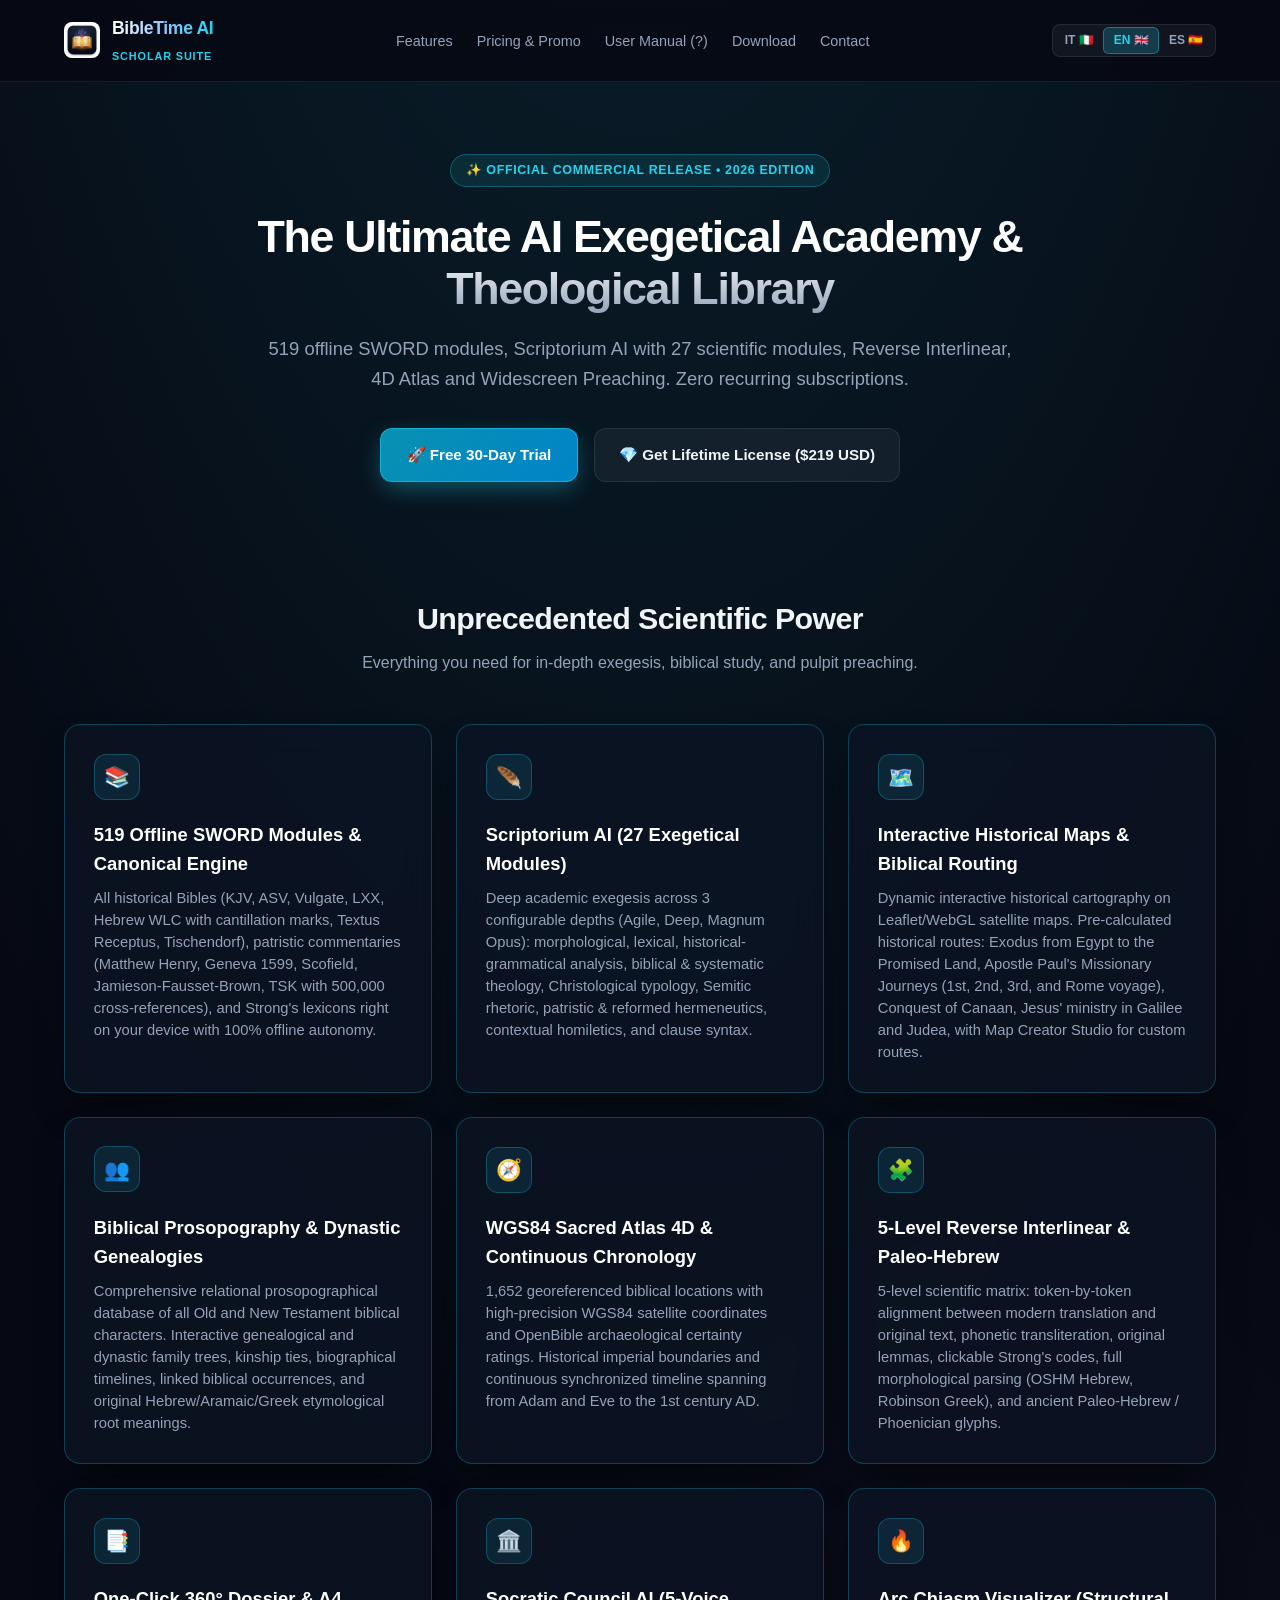
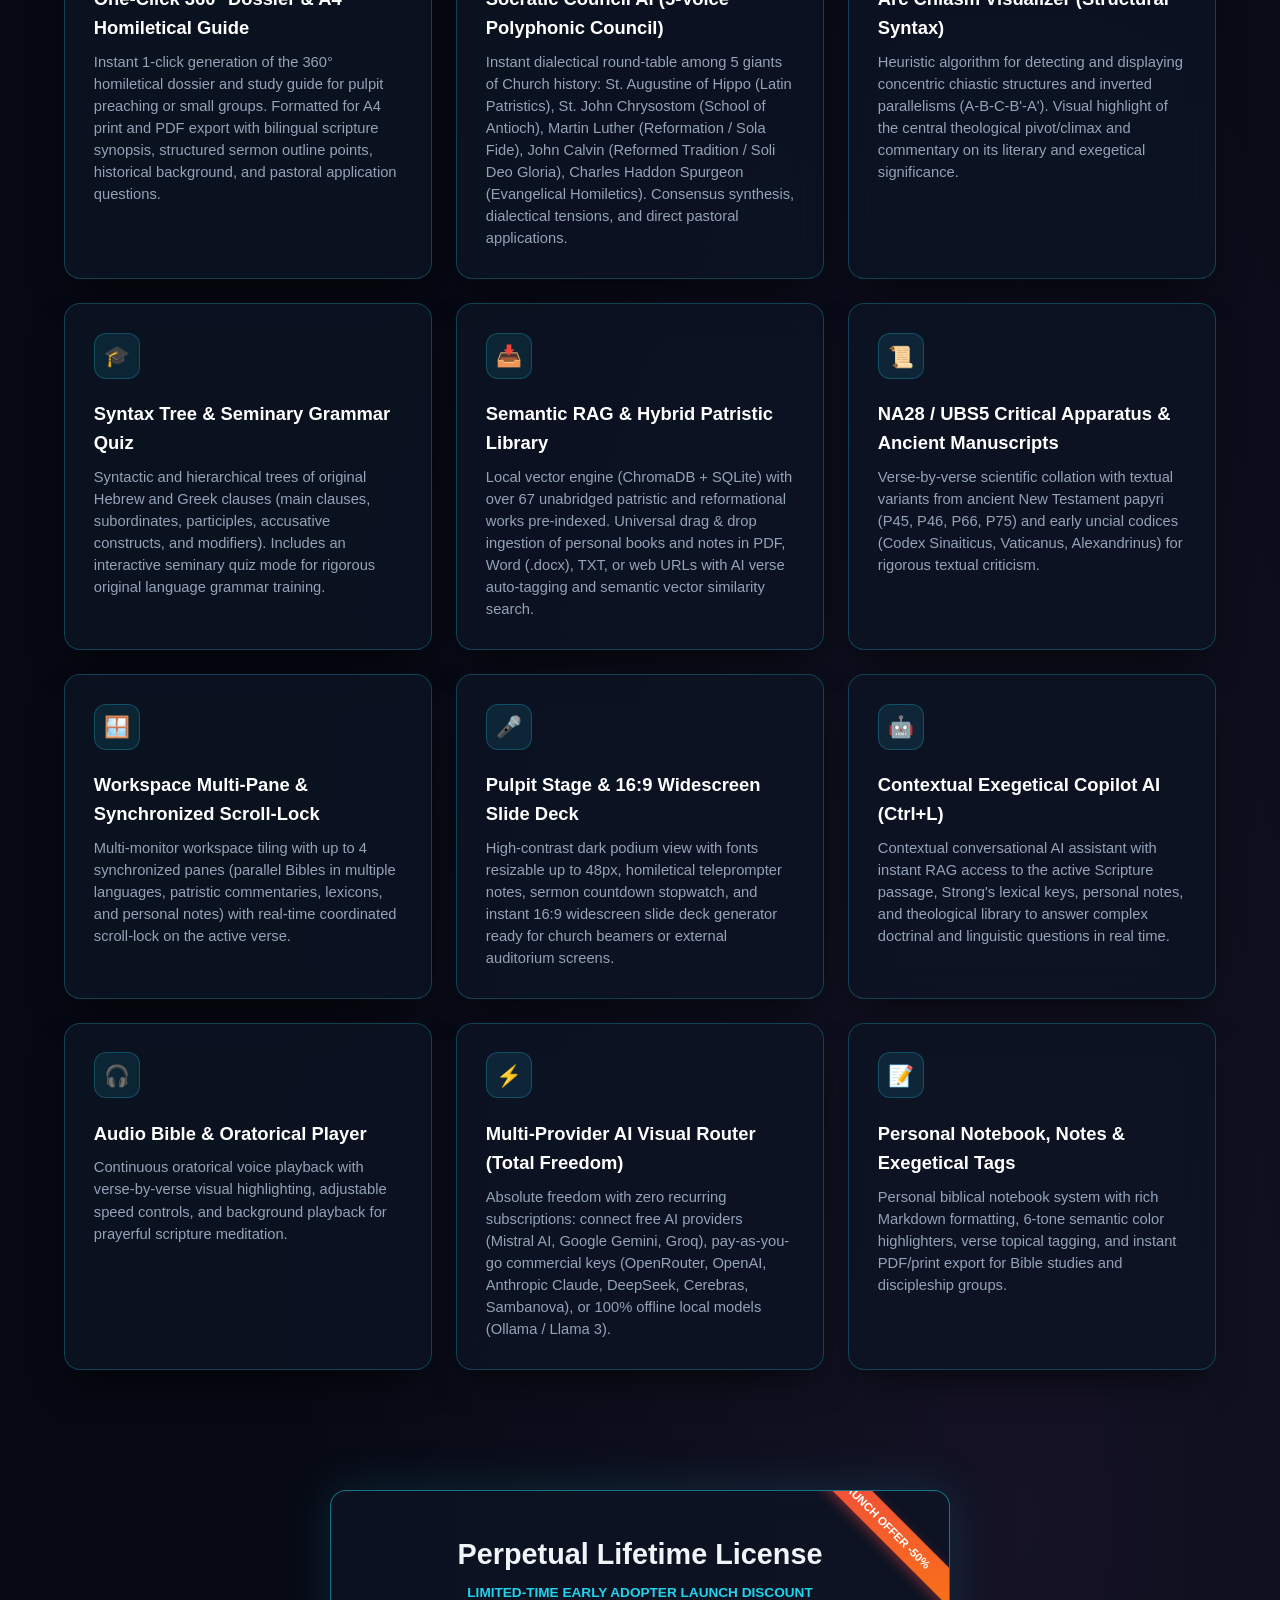
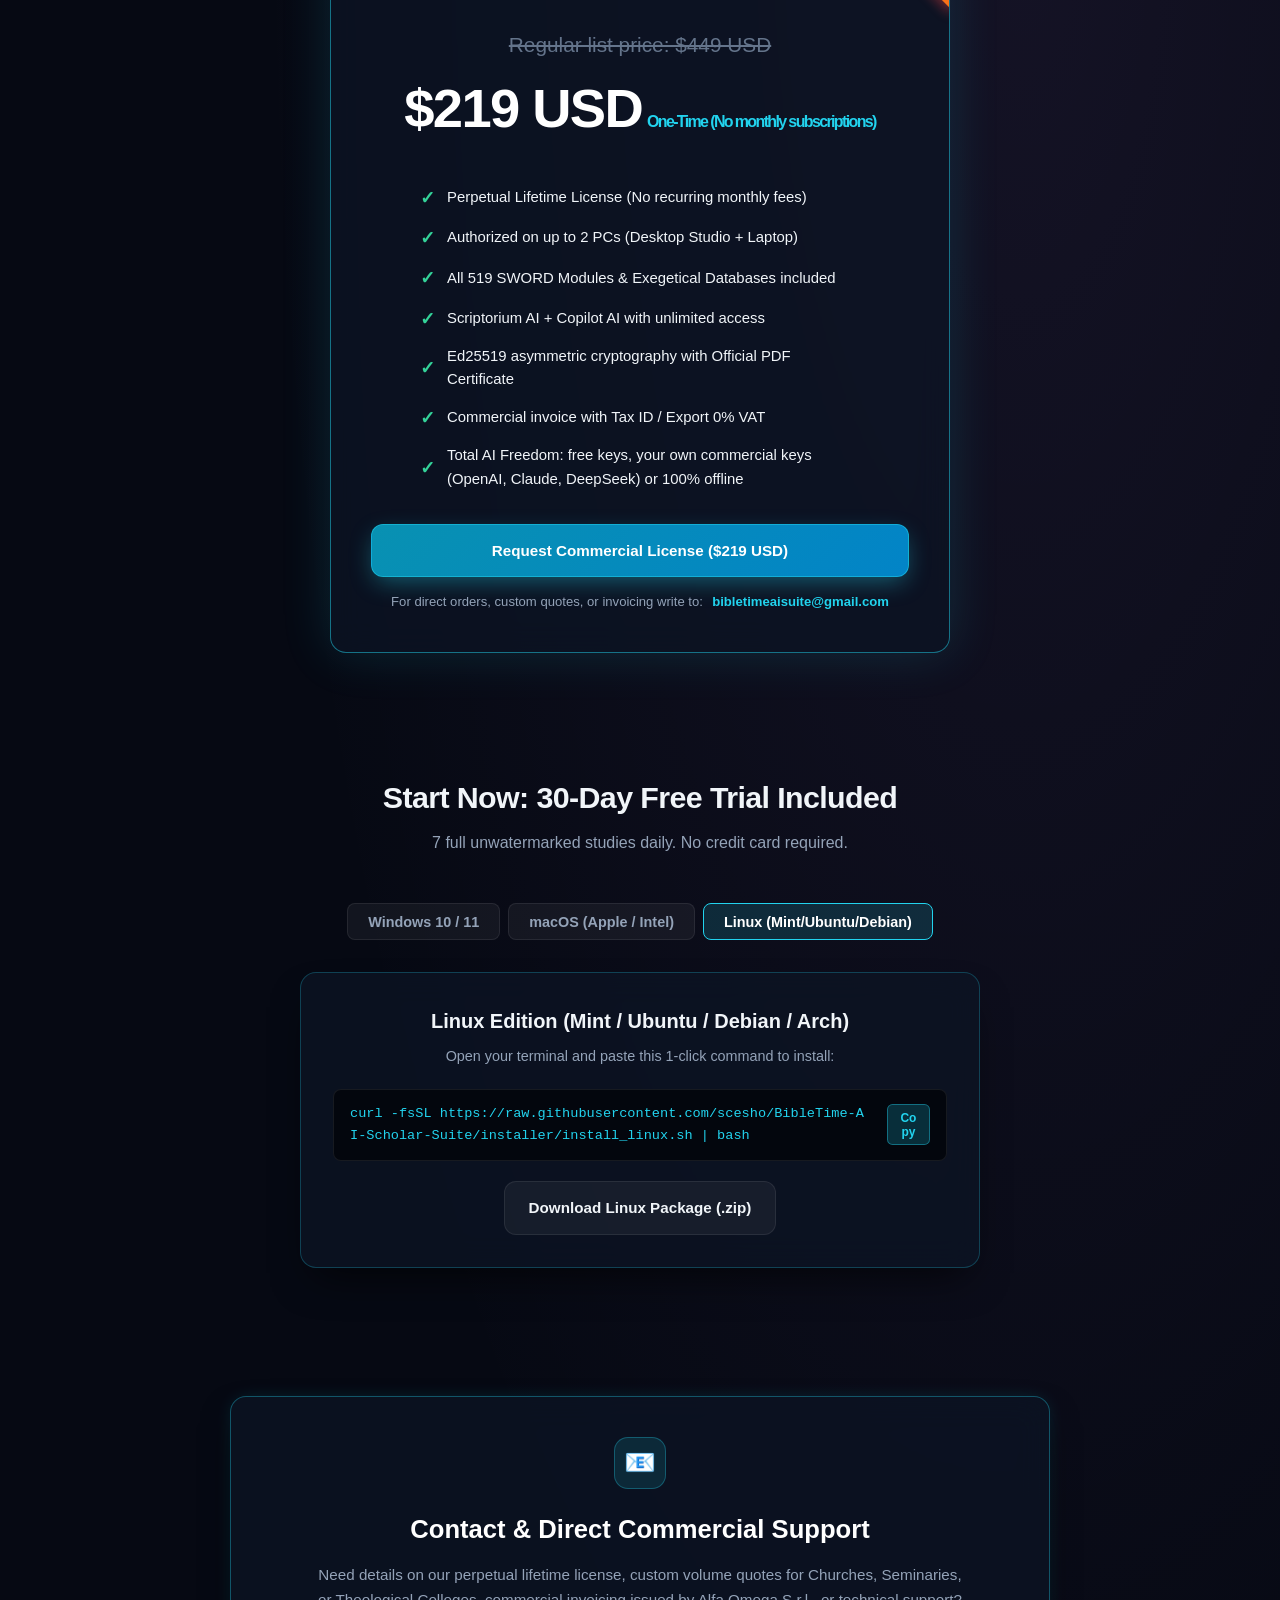
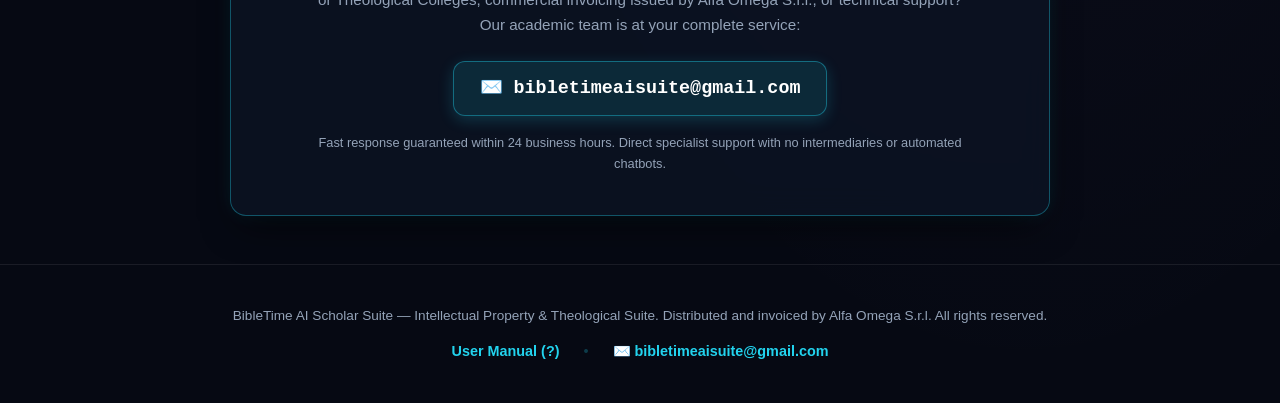
<file: index.html>
<!DOCTYPE html>
<html lang="it">
<head>
  <meta charset="UTF-8">
  <meta name="viewport" content="width=device-width, initial-scale=1.0">
  <title>BibleTime AI Scholar Suite — Accademia Esegetica & Biblioteca Teologica AI</title>
  <meta name="description" content="519 Moduli SWORD offline, Scriptorium AI con 27 moduli scientifici, Reverse Interlinear, Atlante WGS84 4D e Predicazione su Widescreen. Nessun abbonamento mensile.">
  <link rel="icon" type="image/png" href="assets/icons/app.png">
  <link rel="stylesheet" href="assets/css/style.css">
</head>
<body>

  <!-- Sticky Navbar -->
  <nav class="navbar">
    <div class="container nav-content">
      <a href="index.html" class="brand">
        <img src="assets/icons/app.png" alt="BibleTime AI Suite Logo">
        <div class="brand-text">
          <h1>BibleTime AI</h1>
          <span>Scholar Suite</span>
        </div>
      </a>

      <ul class="nav-links">
        <li><a href="#features" data-i18n="nav_features">Caratteristiche</a></li>
        <li><a href="#pricing" data-i18n="nav_pricing">Prezzo & Offerta</a></li>
        <li><a href="manuale.html" data-i18n="nav_manual">Manuale Utente (?)</a></li>
        <li><a href="#download" data-i18n="nav_download">Download</a></li>
        <li><a href="#contact" data-i18n="nav_contact">Contatti</a></li>
      </ul>

      <!-- Language Selector -->
      <div class="lang-selector">
        <button class="lang-btn active" data-lang="it">IT 🇮🇹</button>
        <button class="lang-btn" data-lang="en">EN 🇬🇧</button>
        <button class="lang-btn" data-lang="es">ES 🇪🇸</button>
      </div>
    </div>
  </nav>

  <!-- Hero Section -->
  <header class="hero">
    <div class="container">
      <div class="hero-badge" data-i18n="hero_badge">
        ✨ Rilascio Ufficiale Commerciale • Versione 2026
      </div>
      <h2 data-i18n="hero_title">
        L'Accademia Esegetica & Biblioteca Teologica AI Definitiva
      </h2>
      <p data-i18n="hero_subtitle">
        519 Moduli SWORD offline, Scriptorium AI con 27 moduli scientifici, Matrice Interlineare Inversa, Atlante 4D e Predicazione su Widescreen. Nessun abbonamento mensile.
      </p>

      <div class="hero-actions">
        <a href="#download" class="btn-primary" data-i18n="hero_cta_trial">
          🚀 Prova Gratis 30 Giorni
        </a>
        <a href="#pricing" class="btn-glass" data-i18n="hero_cta_buy">
          💎 Acquista Licenza a Vita (€199+IVA)
        </a>
      </div>
    </div>
  </header>

  <!-- Features Section -->
  <section id="features" class="features-section">
    <div class="container">
      <div class="section-header">
        <h3 data-i18n="feat_title">Potenza Scientifica Senza Precedenti</h3>
        <p data-i18n="feat_sub">Tutto ciò di cui hai bisogno per l'esegesi, lo studio profondo e la predicazione biblica.</p>
      </div>

      <div class="grid-3">
        <!-- 1. Moduli SWORD -->
        <div class="card glass-panel">
          <div class="card-icon">📚</div>
          <h4 data-i18n="feat_1_title">519 Moduli SWORD Offline & Motore Canonico</h4>
          <p data-i18n="feat_1_desc">Tutte le Bibbie storiche (LND, Diodati 1607, KJV, Reina-Valera, Vulgate, LXX, WLC ebraica con cantillazioni, Textus Receptus, Tischendorf), i commentari patristici (Matthew Henry, Ginevra 1599, Scofield, Jamieson-Fausset-Brown, TSK con 500.000 cross-ref) e i lessici Strong direttamente sul tuo computer senza dipendere da internet.</p>
        </div>

        <!-- 2. Scriptorium AI -->
        <div class="card glass-panel">
          <div class="card-icon">🪶</div>
          <h4 data-i18n="feat_2_title">Scriptorium AI (27 Moduli Esegetici)</h4>
          <p data-i18n="feat_2_desc">Esegesi accademica profonda in 3 livelli configurabili (Agile, Deep, Magnum Opus): analisi morfologica, lessicale, storico-grammaticale, teologia biblica e sistematica, tipologia cristologica, retorica semitica, ermeneutica patristica e riformata, omiletica contestuale e sintassi delle clausole.</p>
        </div>

        <!-- 3. Mappe Storiche Interattive -->
        <div class="card glass-panel">
          <div class="card-icon">🗺️</div>
          <h4 data-i18n="feat_3_title">Mappe Storiche Interattive & Routing Biblico</h4>
          <p data-i18n="feat_3_desc">Visualizzatore geografico dinamico su mappa satellitare Leaflet/WebGL. Rotte storiche calcolate: Esodo dall'Egitto verso la Terra Promessa, Viaggi Missionari dell'Apostolo Paolo (1°, 2°, 3° viaggio e viaggio verso Roma), Conquista di Canaan, Ministero di Gesù in Galilea e Giudea, con Map Creator Studio per tracciare mappe personalizzate.</p>
        </div>

        <!-- 4. Personaggi Biblici -->
        <div class="card glass-panel">
          <div class="card-icon">👥</div>
          <h4 data-i18n="feat_4_title">Enciclopedia Personaggi Biblici & Genealogie</h4>
          <p data-i18n="feat_4_desc">Database prosopografico relazionale di tutti i personaggi dell'Antico e Nuovo Testamento. Albero genealogico e dinastico interattivo, legami familiari, alleanze, cronologia biografica, riferimenti scritturali correlati ed etimologia del nome originale in Ebraico, Aramaico e Greco.</p>
        </div>

        <!-- 5. Atlante Sacro WGS84 -->
        <div class="card glass-panel">
          <div class="card-icon">🧭</div>
          <h4 data-i18n="feat_5_title">Atlante Sacro WGS84 4D & Cronologia</h4>
          <p data-i18n="feat_5_desc">1.652 luoghi biblici georeferenziati con coordinate satellitari WGS84 e livelli di certezza archeologica certificati da OpenBible. Confini storici degli imperi antichi e asse temporale continuo sincronizzato da Adamo ed Eva fino al I secolo d.C.</p>
        </div>

        <!-- 6. Reverse Interlinear -->
        <div class="card glass-panel">
          <div class="card-icon">🧩</div>
          <h4 data-i18n="feat_6_title">Reverse Interlinear a 5 Livelli & Paleo-Ebraico</h4>
          <p data-i18n="feat_6_desc">Matrice scientifica a 5 livelli: allineamento token per token tra traduzione moderna e testo originale, traslitterazione fonetica, lemmi originali, codici Strong cliccabili, decodifica morfologica completa (OSHM per l'ebraico, Robinson per il greco) e glifi in Paleo-Ebraico e Fenicio antico.</p>
        </div>

        <!-- 7. Dossier 360 & Guida Omiletica A4 -->
        <div class="card glass-panel">
          <div class="card-icon">📑</div>
          <h4 data-i18n="feat_7_title">One-Click Dossier 360° & Guida Omiletica A4</h4>
          <p data-i18n="feat_7_desc">Generazione istantanea con 1 click della scheda omiletica e dossier esegetico a 360° per il pulpito o lo studio biblico di gruppo. Impaginazione accademica perfetta pronta per la stampa A4 o export PDF, con sinossi bilingue, scaletta del sermone in punti, retroterra storico e domande per l'applicazione pastorale.</p>
        </div>

        <!-- 8. Socratic Council AI -->
        <div class="card glass-panel">
          <div class="card-icon">🏛️</div>
          <h4 data-i18n="feat_8_title">Socratic Council AI (Concilio a 5 Voci)</h4>
          <p data-i18n="feat_8_desc">Tavola rotonda dialettica istantanea tra 5 giganti della storia della Chiesa: Sant'Agostino d'Ippona (Patristica Latina), San Giovanni Crisostomo (Scuola di Antiochia), Martin Lutero (Riforma / Sola Fide), Giovanni Calvino (Tradizione Riformata / Soli Deo Gloria), Charles Haddon Spurgeon (Omiletica Evangelistica). Sintesi di consenso, tensioni feconde e applicazioni pastorali dirette.</p>
        </div>

        <!-- 9. Chiasmi ad Arco -->
        <div class="card glass-panel">
          <div class="card-icon">🔥</div>
          <h4 data-i18n="feat_9_title">Visualizzatore Chiasmi ad Arco (Sintassi Strutturale)</h4>
          <p data-i18n="feat_9_desc">Algoritmo euristico per l'individuazione e la visualizzazione ad arco di strutture chiastiche e parallelismi invertiti concentrici (A-B-C-B'-A'). Evidenziazione visiva immediata del fulcro teologico/pivot e commento sulla rilevanza letteraria ed esegetica.</p>
        </div>

        <!-- 10. Syntax Tree & Quiz -->
        <div class="card glass-panel">
          <div class="card-icon">🎓</div>
          <h4 data-i18n="feat_10_title">Syntax Tree & Quiz Sintattico Seminariale</h4>
          <p data-i18n="feat_10_desc">Alberi sintattici e gerarchici delle proposizioni ebraiche e greche (proposizione reggente, subordinate, participi, costrutti accusativi e complementi). Include il Quiz Sintattico Interattivo seminariale per l'allenamento nell'analisi grammaticale delle lingue bibliche.</p>
        </div>

        <!-- 11. RAG Semantico & Padri -->
        <div class="card glass-panel">
          <div class="card-icon">📥</div>
          <h4 data-i18n="feat_11_title">RAG Semantico & Biblioteca Patristica Ibrida</h4>
          <p data-i18n="feat_11_desc">Motore vettoriale locale (ChromaDB + SQLite) con oltre 67 opere integrali dei Padri della Chiesa e Riformatori pre-caricate. Ingestione Drag & Drop universale di libri e appunti personali in PDF, Word (.docx), TXT o URL Web con auto-tagging AI dei versetti e ricerca concettuale per somiglianza semantica.</p>
        </div>

        <!-- 12. Apparato Critico -->
        <div class="card glass-panel">
          <div class="card-icon">📜</div>
          <h4 data-i18n="feat_12_title">Apparato Critico NA28 / UBS5 & Manoscritti</h4>
          <p data-i18n="feat_12_desc">Collazione scientifica versetto per versetto con varianti testuali dei papiri del Nuovo Testamento (P45, P46, P66, P75) e dei codici unciali antichi (Codex Sinaiticus, Codex Vaticanus, Codex Alexandrinus) per l'analisi rigorosa della critica del testo.</p>
        </div>

        <!-- 13. Workspace Tiling -->
        <div class="card glass-panel">
          <div class="card-icon">🪟</div>
          <h4 data-i18n="feat_13_title">Workspace Multi-Pane & Synchronized Scroll-Lock</h4>
          <p data-i18n="feat_13_desc">Layout multimonitor fino a 4 riquadri affiancati e sincronizzati (Bibbie in lingue diverse, commentari patristici, dizionari lessicali e note personali) con scorrimento e allineamento coordinato in tempo reale al versetto attivo.</p>
        </div>

        <!-- 14. Modalità Pulpito -->
        <div class="card glass-panel">
          <div class="card-icon">🎤</div>
          <h4 data-i18n="feat_14_title">Modalità Pulpito & Presentazione Slide 16:9</h4>
          <p data-i18n="feat_14_desc">Schermata da podio ultra-contrastata dark mode con caratteri scalabili fino a 48px, teleprompter di appunti omiletici, cronometro oratorio per la predicazione e generatore automatico istantaneo di diapositive 16:9 widescreen proiettabili direttamente su beamer o secondo monitor di sala.</p>
        </div>

        <!-- 15. Copilot AI -->
        <div class="card glass-panel">
          <div class="card-icon">🤖</div>
          <h4 data-i18n="feat_15_title">Copilot AI Esegetico Contestuale (Ctrl+L)</h4>
          <p data-i18n="feat_15_desc">Assistente conversazionale intelligente con accesso RAG immediato al passo biblico visualizzato, ai codici Strong, alle note di studio e all'intero corpus teologico per rispondere a qualsiasi quesito dottrinale o linguistico in tempo reale.</p>
        </div>

        <!-- 16. Audio Bibbia -->
        <div class="card glass-panel">
          <div class="card-icon">🎧</div>
          <h4 data-i18n="feat_16_title">Audio Bibbia & Riproduttore Oratorio</h4>
          <p data-i18n="feat_16_desc">Lettura vocale oratoria continua con evidenziazione versetto per versetto, velocità di riproduzione regolabile e riproduzione in background per la meditazione orante delle Sacre Scritture.</p>
        </div>

        <!-- 17. Visual Router AI -->
        <div class="card glass-panel">
          <div class="card-icon">⚡</div>
          <h4 data-i18n="feat_17_title">Visual Router AI Multi-Provider (Libertà Totale)</h4>
          <p data-i18n="feat_17_desc">Flessibilità assoluta senza abbonamenti ricorrenti: collega provider gratuiti (Mistral AI, Google Gemini, Groq), provider commerciali a consumo (OpenRouter, OpenAI, Anthropic Claude, DeepSeek, Cerebras, Sambanova) oppure modelli locali 100% offline (Ollama / Llama 3) a costo zero.</p>
        </div>

        <!-- 18. Taccuino & Note -->
        <div class="card glass-panel">
          <div class="card-icon">📝</div>
          <h4 data-i18n="feat_18_title">Taccuino Personale, Note & Evidenziazioni</h4>
          <p data-i18n="feat_18_desc">Sistema di annotazione biblica personale con formattazione rich text (Markdown), evidenziatore cromatico a 6 tonalità semantiche, tagging tematico dei versetti ed esportazione in PDF o stampa per studi biblici e gruppi di discepolato.</p>
        </div>
      </div>
    </div>
  </section>

  <!-- Pricing Section -->
  <section id="pricing" class="pricing-section">
    <div class="container">
      <div class="pricing-box glass-panel">
        <div class="promo-badge" data-i18n="price_badge">OFFERTA LANCIO -50%</div>

        <h3 style="font-size: 1.8rem; font-weight: 800; margin-bottom: 0.3rem;" data-i18n="price_title">
          Licenza Perpetua a Vita
        </h3>
        <p style="color: var(--cyan); font-size: 0.85rem; font-weight: 700; text-transform: uppercase;" data-i18n="price_sub_banner">
          Offerta speciale di lancio limitata nel tempo
        </p>

        <div class="price-display">
          <div class="old-price" data-i18n="price_old">Prezzo finale di listino: €399 + IVA</div>
          <div class="current-price">
            <span data-i18n="price_current">€199</span>
            <span class="price-sub" data-i18n="price_tax">+ IVA (Una Tantum)</span>
          </div>
        </div>

        <ul class="price-details">
          <li><span class="check-icon">✓</span> <span data-i18n="price_feat_1">Licenza Perpetua a Vita (Nessun abbonamento mensile)</span></li>
          <li><span class="check-icon">✓</span> <span data-i18n="price_feat_2">Installazione autorizzata fino a 2 PC (Fisso + Portatile)</span></li>
          <li><span class="check-icon">✓</span> <span data-i18n="price_feat_3">Tutti i 519 Moduli SWORD e Database Esegetici inclusi</span></li>
          <li><span class="check-icon">✓</span> <span data-i18n="price_feat_4">Scriptorium AI + Copilot AI senza limiti</span></li>
          <li><span class="check-icon">✓</span> <span data-i18n="price_feat_5">Crittografia asimmetrica Ed25519 con Certificato PDF Ufficiale</span></li>
          <li><span class="check-icon">✓</span> <span data-i18n="price_feat_6">Fattura elettronica con Partita IVA o Codice Fiscale</span></li>
          <li><span class="check-icon">✓</span> <span data-i18n="price_feat_7">Libertà Totale AI: chiavi gratuite, proprie commerciali (OpenAI, Claude, DeepSeek) o 100% offline</span></li>
        </ul>

        <a href="mailto:bibletimeaisuite@gmail.com?subject=Richiesta%20Licenza%20BibleTime%20AI%20Suite%20Offerta%20199" class="btn-primary" style="width: 100%;" data-i18n="price_cta">
          Richiedi Licenza Commerciale (€199 + IVA)
        </a>
        <p style="font-size: 0.82rem; color: var(--text-muted); margin-top: 0.85rem; text-align: center;">
          <span data-i18n="price_contact_note">Per ordini diretti, preventivi o fatturazione scrivi a:</span>
          <a href="mailto:bibletimeaisuite@gmail.com" style="color: var(--cyan); text-decoration: none; font-weight: 700; margin-left: 0.35rem;">bibletimeaisuite@gmail.com</a>
        </p>
      </div>
    </div>
  </section>

  <!-- Download Section -->
  <section id="download" class="download-section">
    <div class="container">
      <div class="section-header">
        <h3 data-i18n="down_title">Inizia Subito: 30 Giorni di Prova Inclusi</h3>
        <p data-i18n="down_sub">7 studi completi al giorno senza filigrana. Nessuna carta di credito richiesta.</p>
      </div>

      <!-- OS Tabs -->
      <div class="download-tabs">
        <button class="tab-btn active" data-os="win" data-i18n="tab_win">Windows 10 / 11</button>
        <button class="tab-btn" data-os="mac" data-i18n="tab_mac">macOS (Apple / Intel)</button>
        <button class="tab-btn" data-os="linux" data-i18n="tab_linux">Linux (Mint/Ubuntu/Debian)</button>
      </div>

      <!-- Windows Tab -->
      <div id="tab-win" class="tab-content glass-panel active">
        <h4 style="font-size: 1.25rem; font-weight: 700; margin-bottom: 0.5rem;">Windows Edition</h4>
        <p style="color: var(--text-muted); font-size: 0.9rem; margin-bottom: 1.5rem;" data-i18n="win_note">
          Scarica il file .zip, estrailo e fai doppio click su Install_BibleTime.cmd.
        </p>
        <div style="display: flex; gap: 0.75rem; justify-content: center; flex-wrap: wrap;">
          <a href="downloads/BibleTime_Installer_Windows.zip" download="BibleTime_Installer_Windows.zip" class="btn-primary" data-i18n="win_btn">
            Scarica Installer Windows (.zip)
          </a>
          <a href="downloads/Install_BibleTime.cmd" download="Install_BibleTime.cmd" class="btn-glass" data-i18n="win_cmd_btn">
            Download diretto .cmd
          </a>
          <a href="downloads/Install_BibleTime.bat" download="Install_BibleTime.bat" class="btn-glass" data-i18n="win_bat_btn">
            Download diretto .bat
          </a>
        </div>
      </div>

      <!-- macOS Tab -->
      <div id="tab-mac" class="tab-content glass-panel">
        <h4 style="font-size: 1.25rem; font-weight: 700; margin-bottom: 0.5rem;">macOS Edition</h4>
        <p style="color: var(--text-muted); font-size: 0.9rem; margin-bottom: 1.5rem;" data-i18n="mac_note">
          Compatibile con macOS Sonoma, Ventura e Monterey (Apple Silicon M1/M2/M3 e Intel).
        </p>
        <div style="display: flex; gap: 0.75rem; justify-content: center; flex-wrap: wrap;">
          <a href="downloads/BibleTime_Installer_macOS.zip" download="BibleTime_Installer_macOS.zip" class="btn-primary" data-i18n="mac_btn">
            Scarica Installer macOS (.zip)
          </a>
          <a href="https://github.com/scesho/BibleTime-AI-Scholar-Suite/releases/download/installer/Install_BibleTime.command" class="btn-glass" data-i18n="mac_cmd_btn">
            Download diretto .command
          </a>
        </div>
        <div style="margin-top: 1.25rem; padding: 0.85rem 1.15rem; border-radius: 0.75rem; background: rgba(59, 130, 246, 0.08); border: 1px solid rgba(59, 130, 246, 0.25); font-size: 0.82rem; color: #93c5fd; text-align: left; max-width: 580px; margin-left: auto; margin-right: auto; line-height: 1.5;" data-i18n="mac_gatekeeper_tip">
          💡 Procedura di sblocco macOS (Apple Gatekeeper - solo al 1° avvio): Fai Tasto Destro (o Control + Clic) su Install_BibleTime.command e seleziona "Apri", quindi conferma cliccando su "Apri comunque". In alternativa su macOS Sonoma/Sequoia: apri Impostazioni di Sistema ➔ Privacy e sicurezza ➔ scorri in basso su Sicurezza e clicca su "Apri comunque". L'autorizzazione viene salvata per sempre e non verrà mai più richiesta.
        </div>
      </div>

      <!-- Linux Tab -->
      <div id="tab-linux" class="tab-content glass-panel">
        <h4 style="font-size: 1.25rem; font-weight: 700; margin-bottom: 0.5rem;">Linux Edition (Mint / Ubuntu / Debian / Arch)</h4>
        <p style="color: var(--text-muted); font-size: 0.9rem;" data-i18n="linux_note">
          Apri il terminale e incolla questo comando 1-click per scaricare e installare:
        </p>
        <div class="code-box">
          <code>curl -fsSL https://raw.githubusercontent.com/scesho/BibleTime-AI-Scholar-Suite/installer/install_linux.sh | bash</code>
          <button id="copy-btn" class="copy-btn" data-i18n="copy_btn">Copia</button>
        </div>
        <div style="margin-top: 1rem;">
          <a href="downloads/BibleTime_Installer_Linux.zip" download="BibleTime_Installer_Linux.zip" class="btn-glass" data-i18n="linux_zip_btn">
            Scarica Pacchetto Linux (.zip)
          </a>
        </div>
      </div>
    </div>
  </section>

  <!-- Contact Section -->
  <section id="contact" class="contact-section">
    <div class="container">
      <div class="glass-panel contact-card">
        <div class="contact-icon">📧</div>
        <h3 data-i18n="contact_title">Contatti & Assistenza Commerciale</h3>
        <p data-i18n="contact_sub">
          Hai bisogno di informazioni sulla licenza perpetua, preventivi dedicati per Chiese, Seminari o Istituti Teologici, emissione fattura elettronica intestata ad Alfa Omega S.r.l., o assistenza tecnica diretta? Contatta il nostro team di supporto esegetico e accademico:
        </p>
        <div class="contact-email-box">
          <a href="mailto:bibletimeaisuite@gmail.com" class="contact-email-link">
            ✉️ bibletimeaisuite@gmail.com
          </a>
        </div>
        <p class="contact-footer-note" data-i18n="contact_note">
          Risposte garantite entro 24 ore lavorative. Assistenza specialistica diretta senza intermediari o chatbot.
        </p>
      </div>
    </div>
  </section>

  <!-- Footer -->
  <footer>
    <div class="container">
      <p data-i18n="footer_text">
        BibleTime AI Scholar Suite — Proprietà Intellettuale & Suite Accademica Esegetica. Distribuito e fatturato da Alfa Omega S.r.l. Tutti i diritti riservati.
      </p>
      <div style="margin-top: 0.85rem; display: flex; gap: 1.5rem; justify-content: center; flex-wrap: wrap; font-size: 0.9rem;">
        <a href="manuale.html" style="color: var(--cyan); text-decoration: none; font-weight: 600;" data-i18n="nav_manual">
          Consulta il Manuale Utente Interattivo (?)
        </a>
        <span style="color: var(--border-glass);">•</span>
        <a href="mailto:bibletimeaisuite@gmail.com" style="color: var(--cyan); text-decoration: none; font-weight: 600;">
          ✉️ bibletimeaisuite@gmail.com
        </a>
      </div>
    </div>
  </footer>

  <script src="assets/js/site.js"></script>
</body>
</html>
</file>
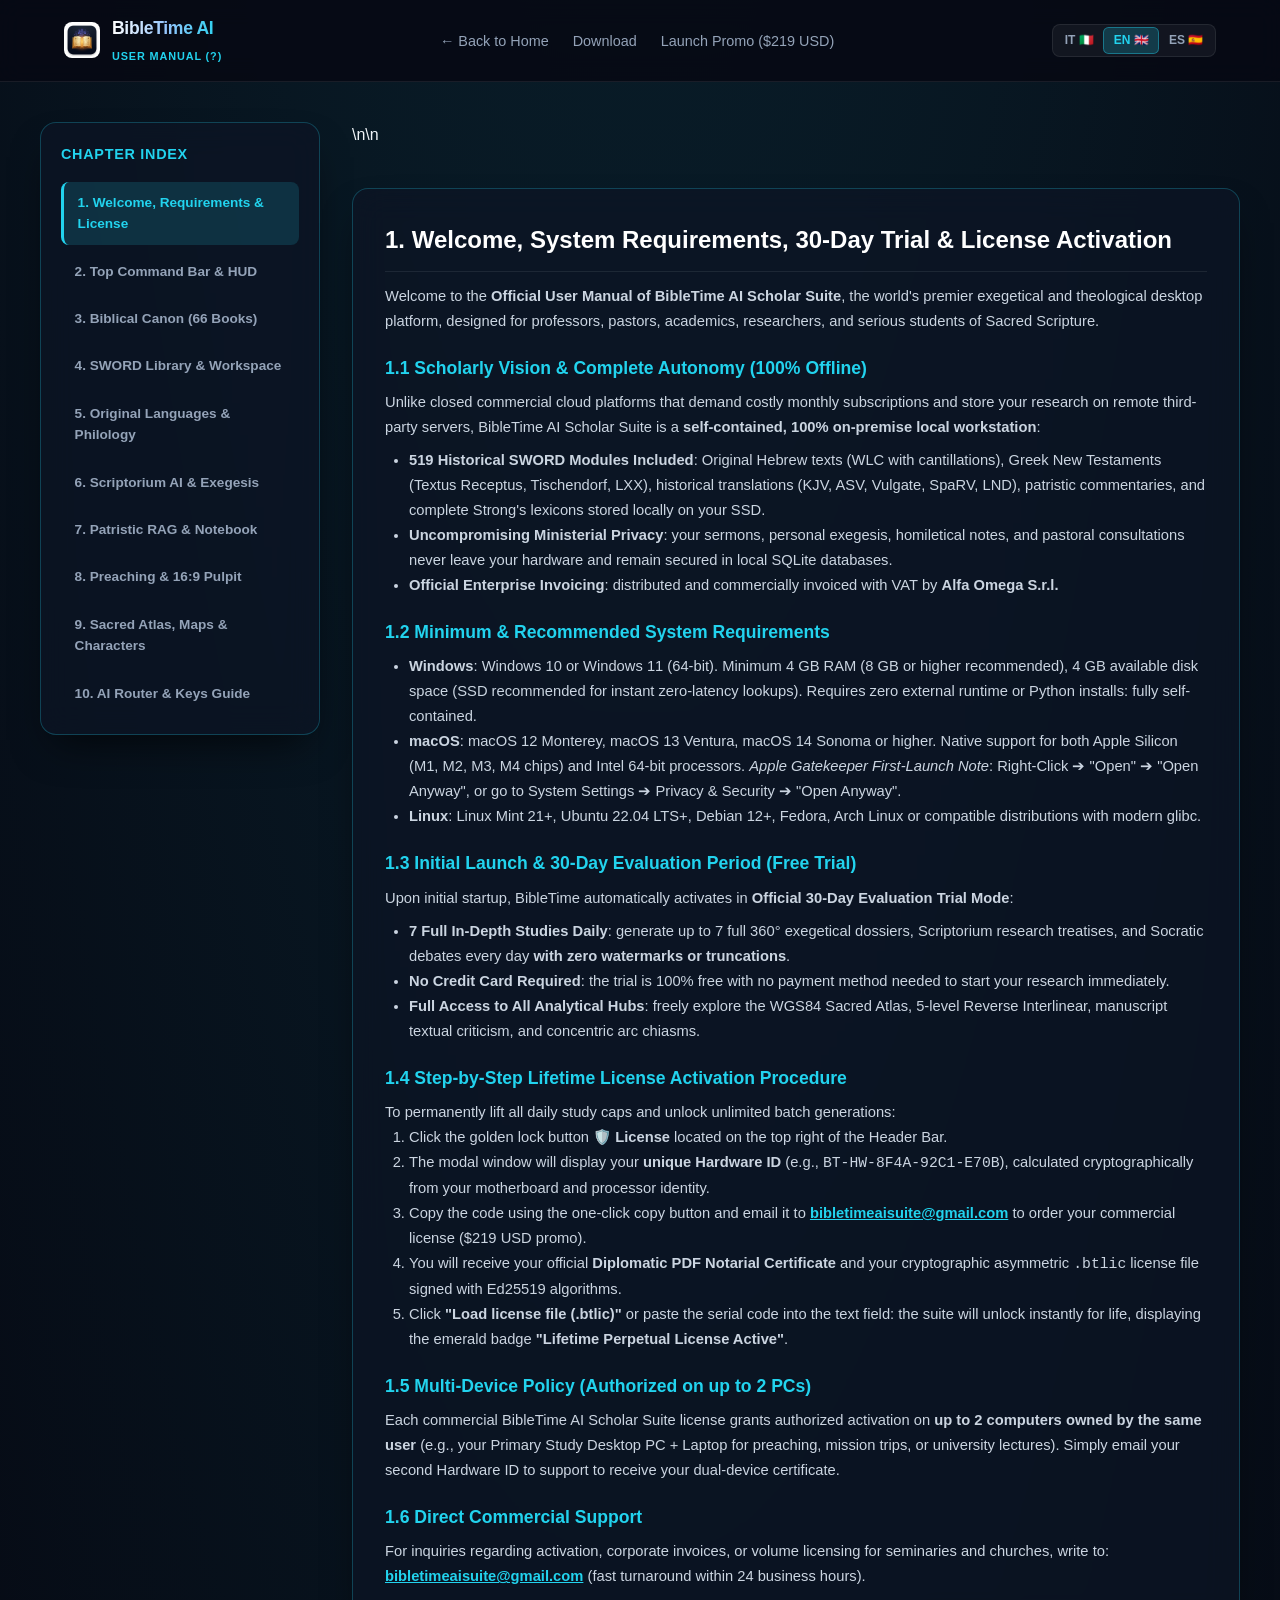
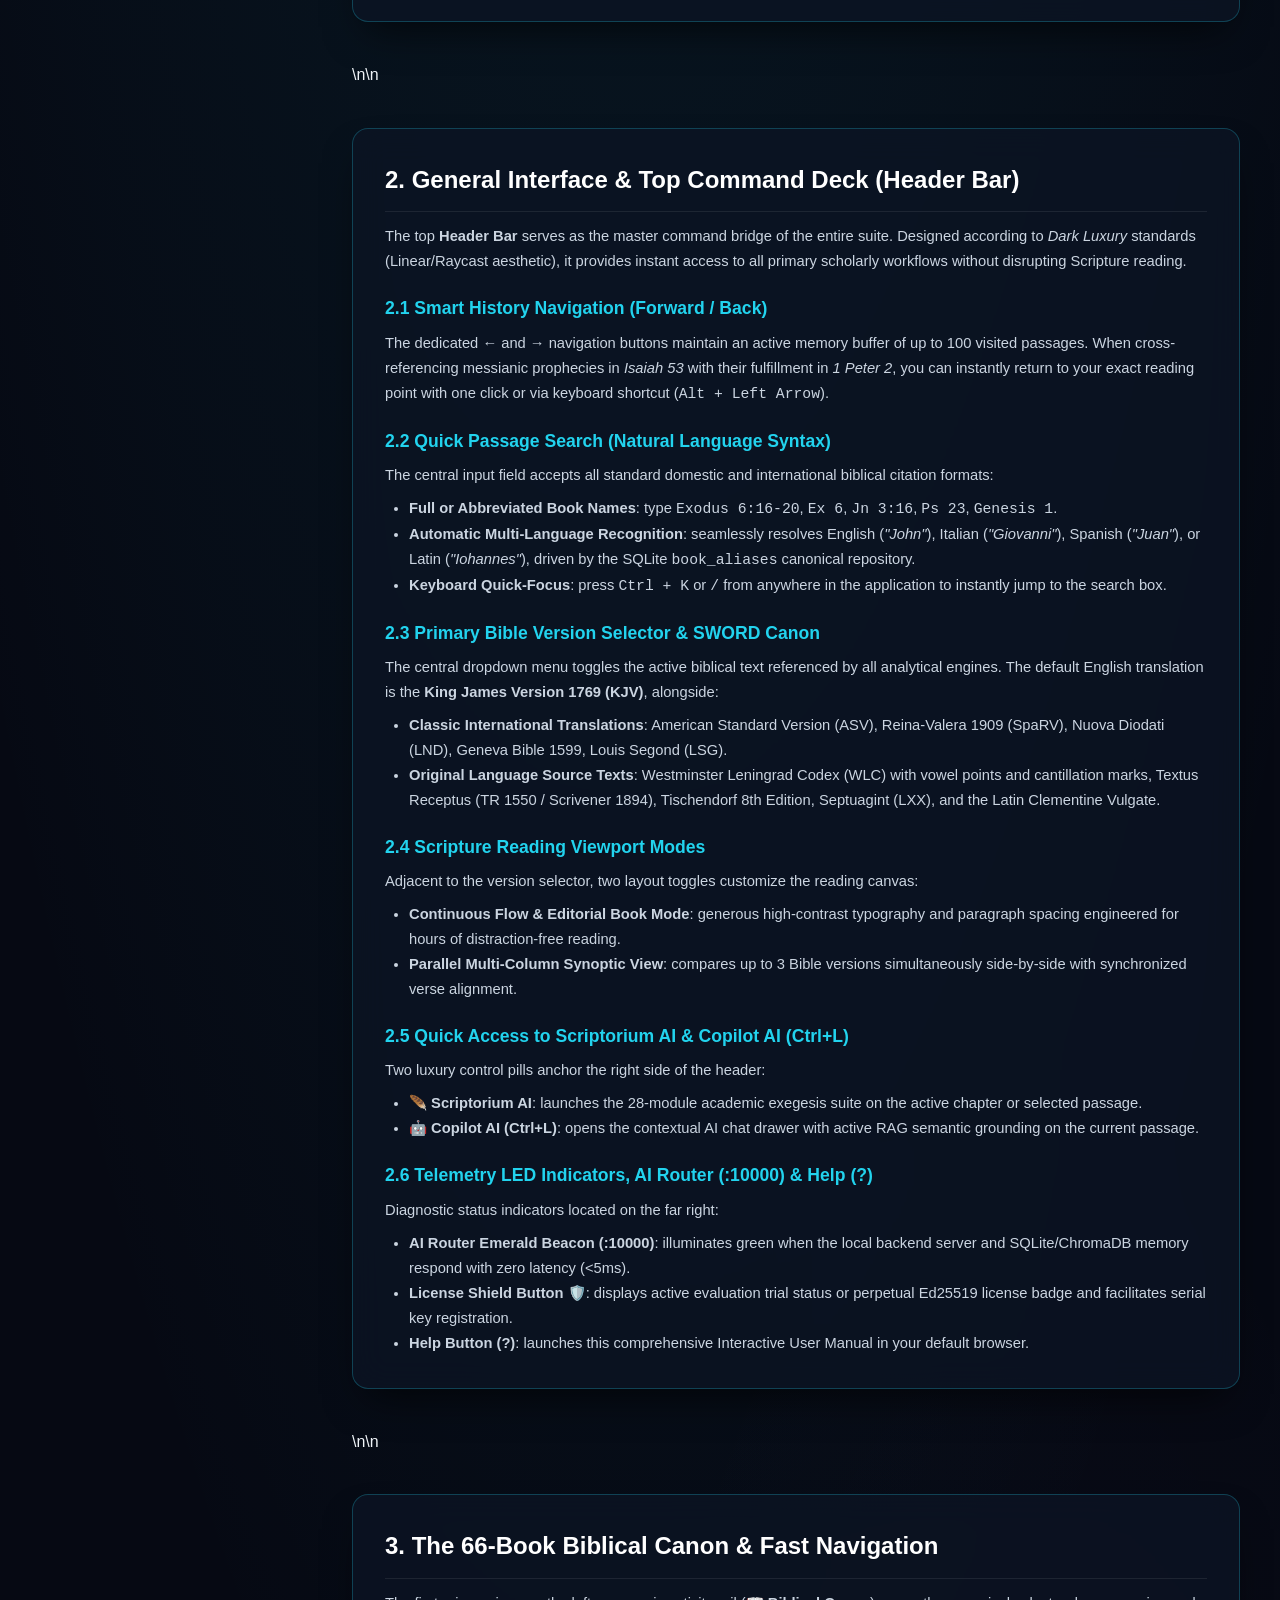
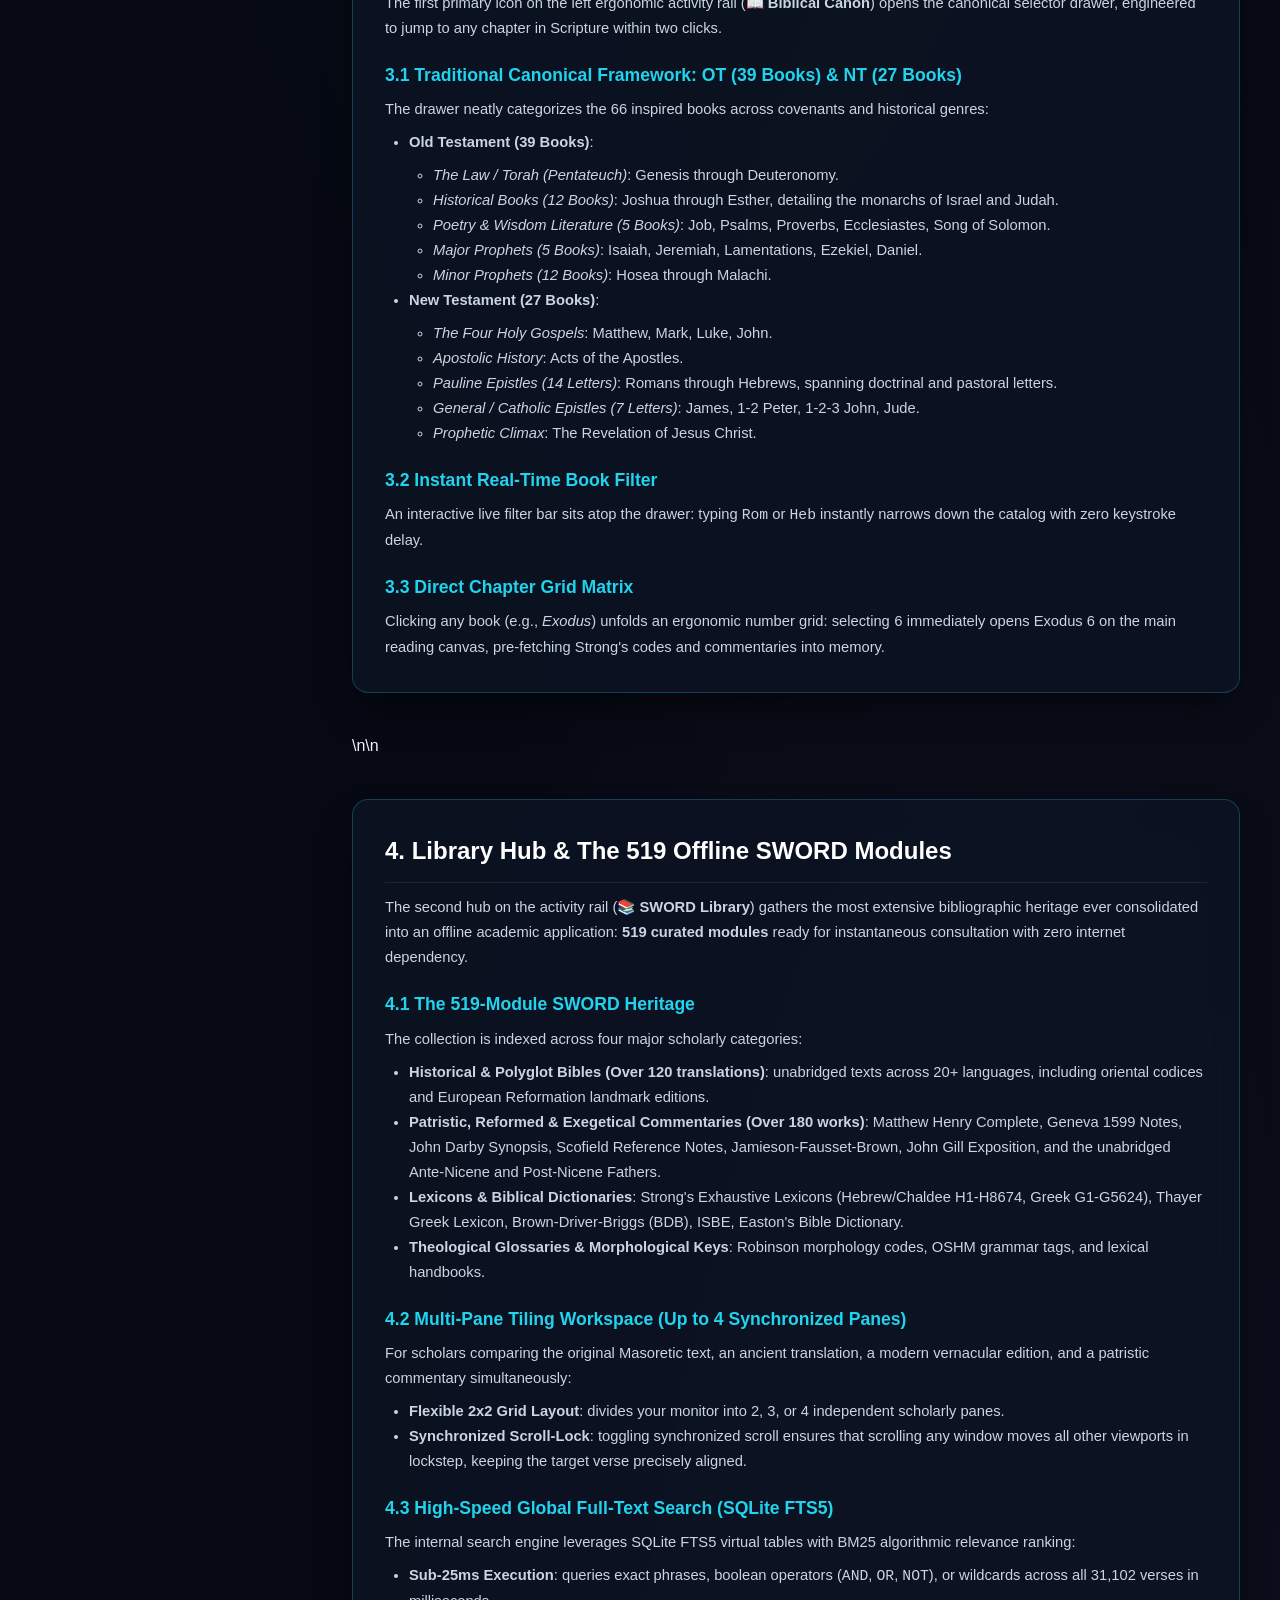
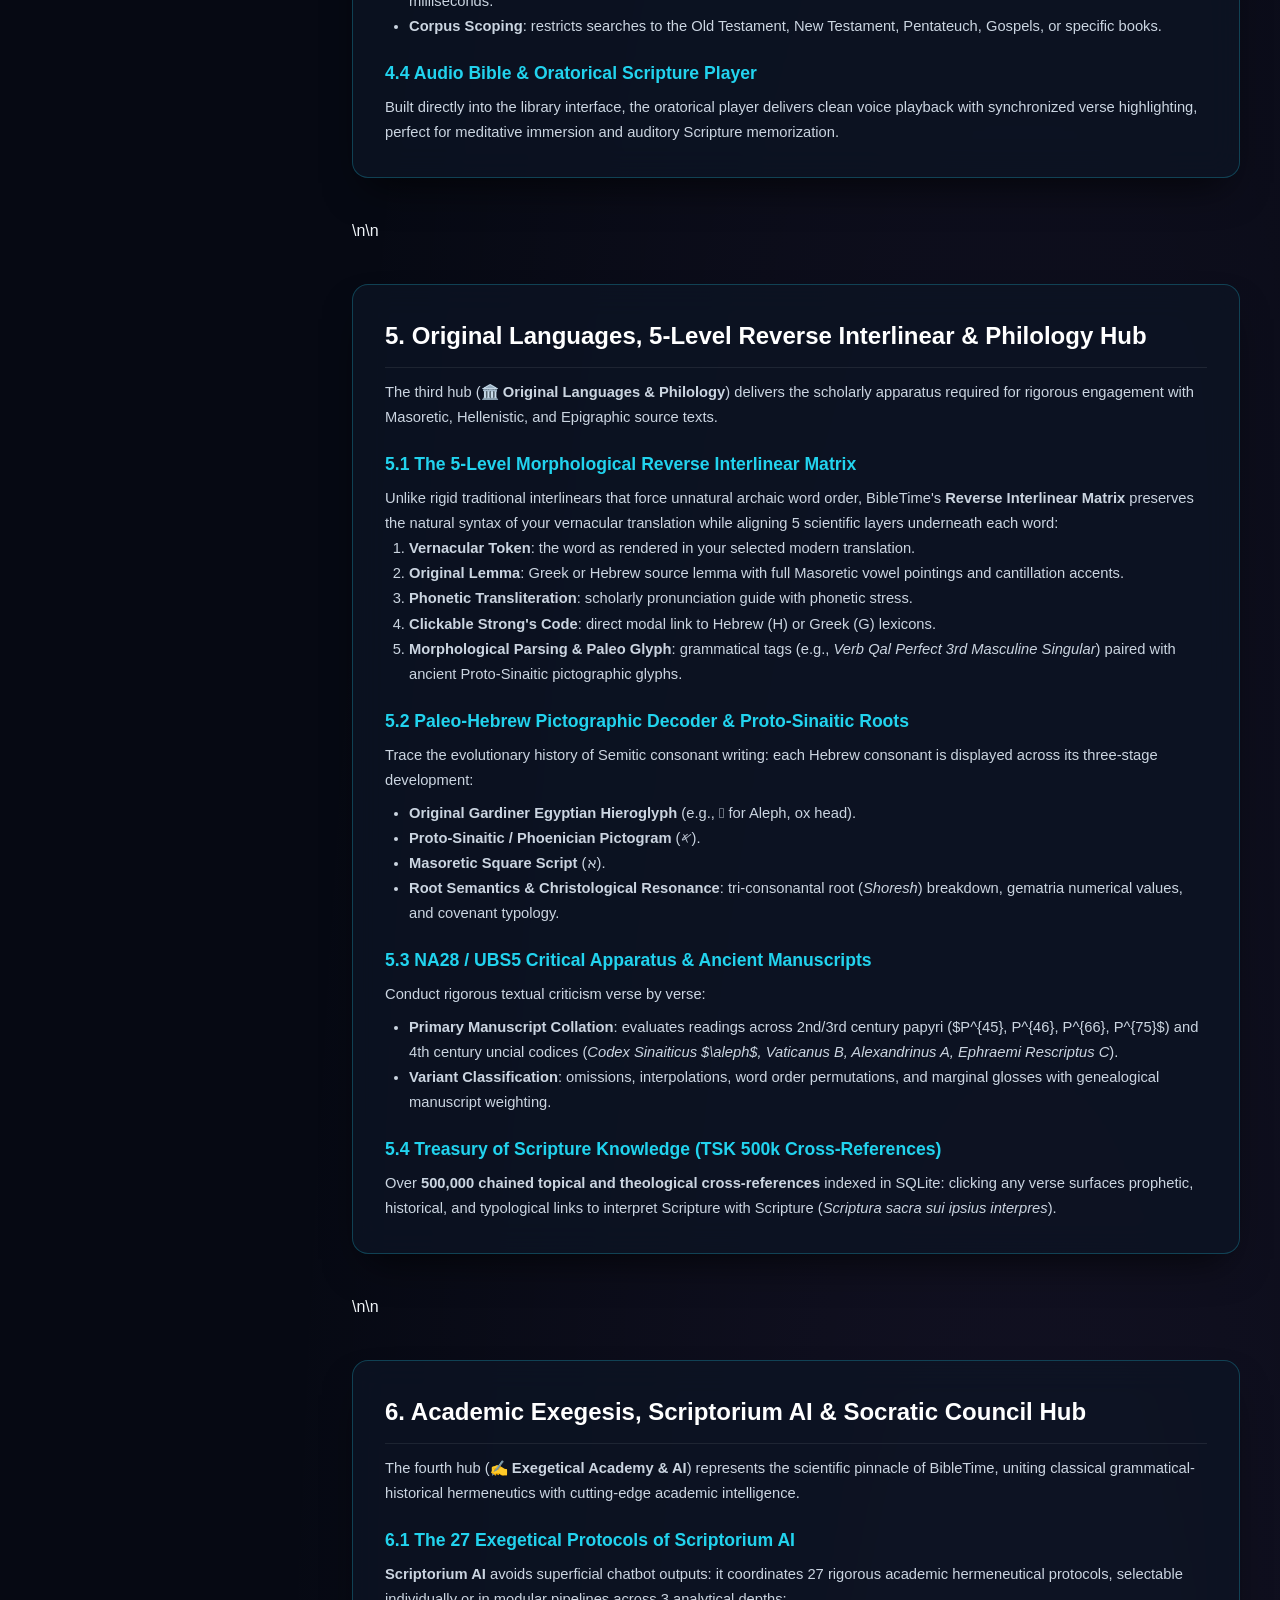
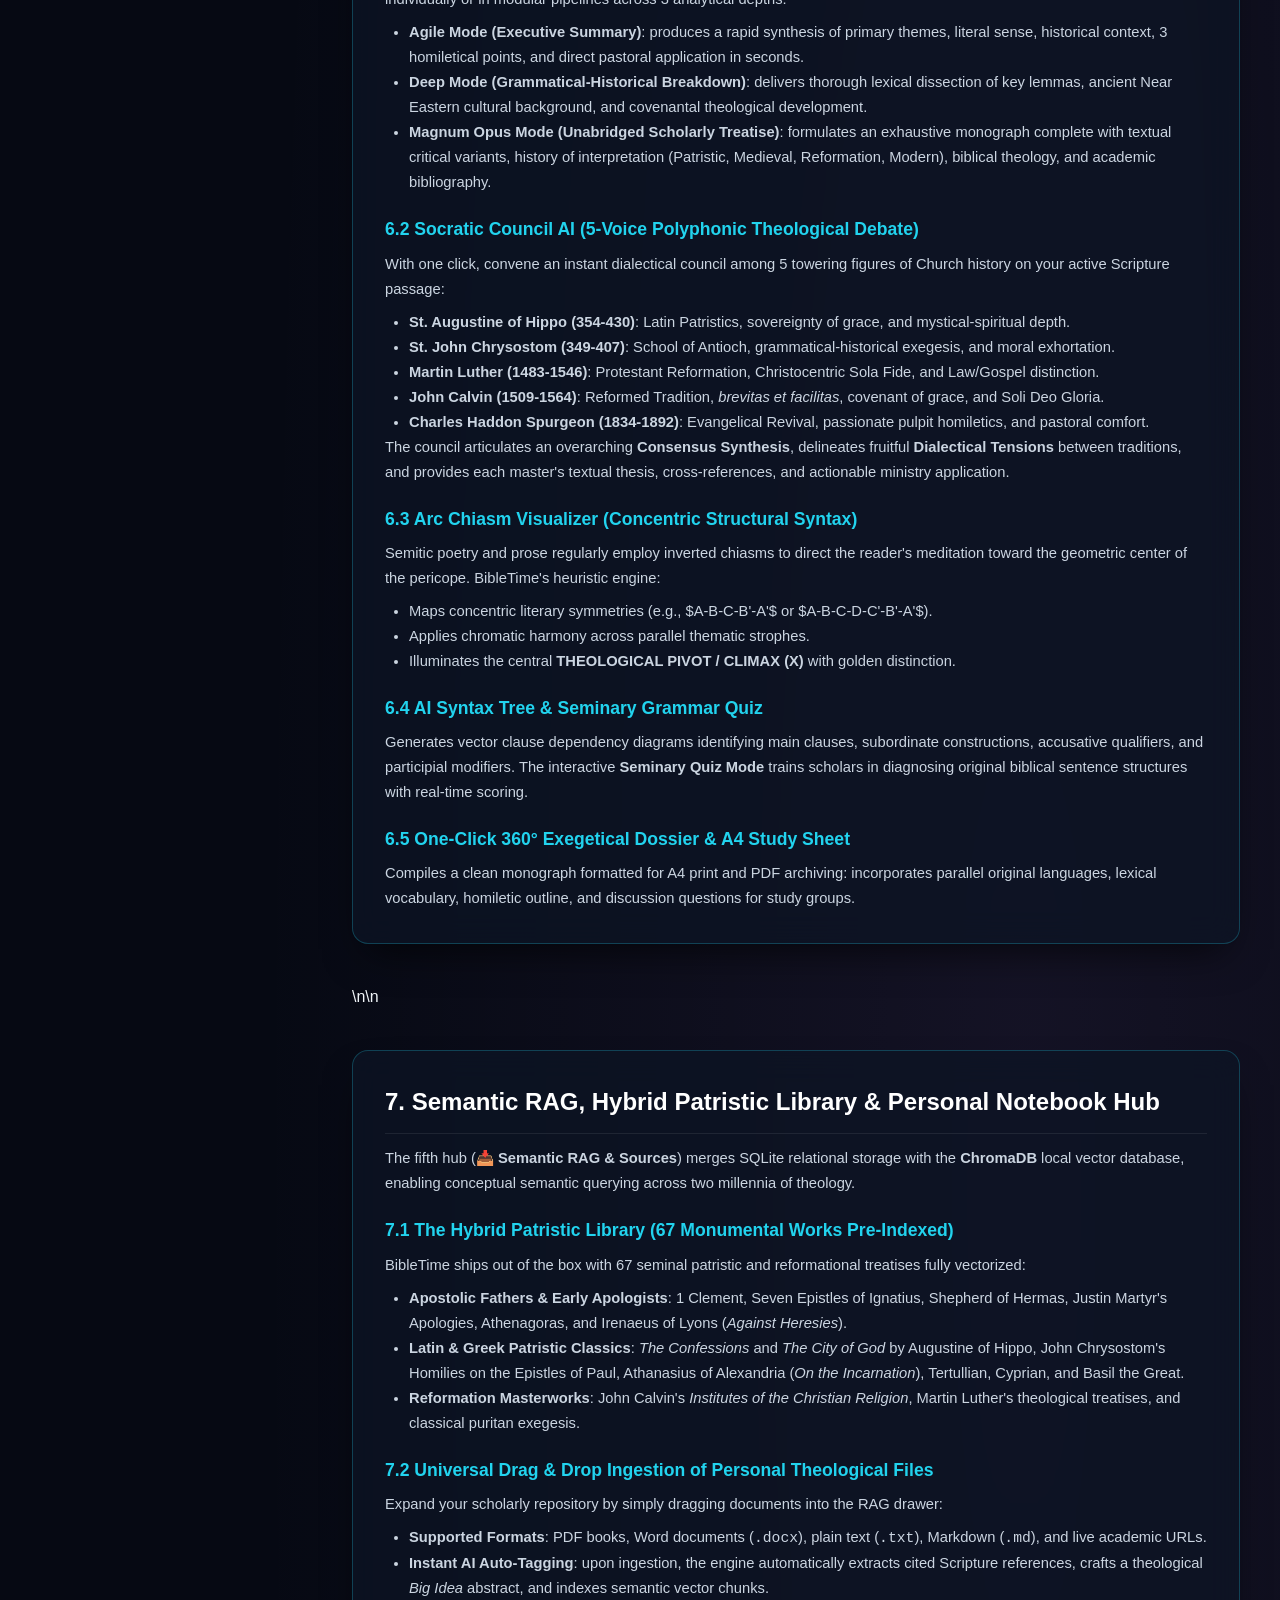
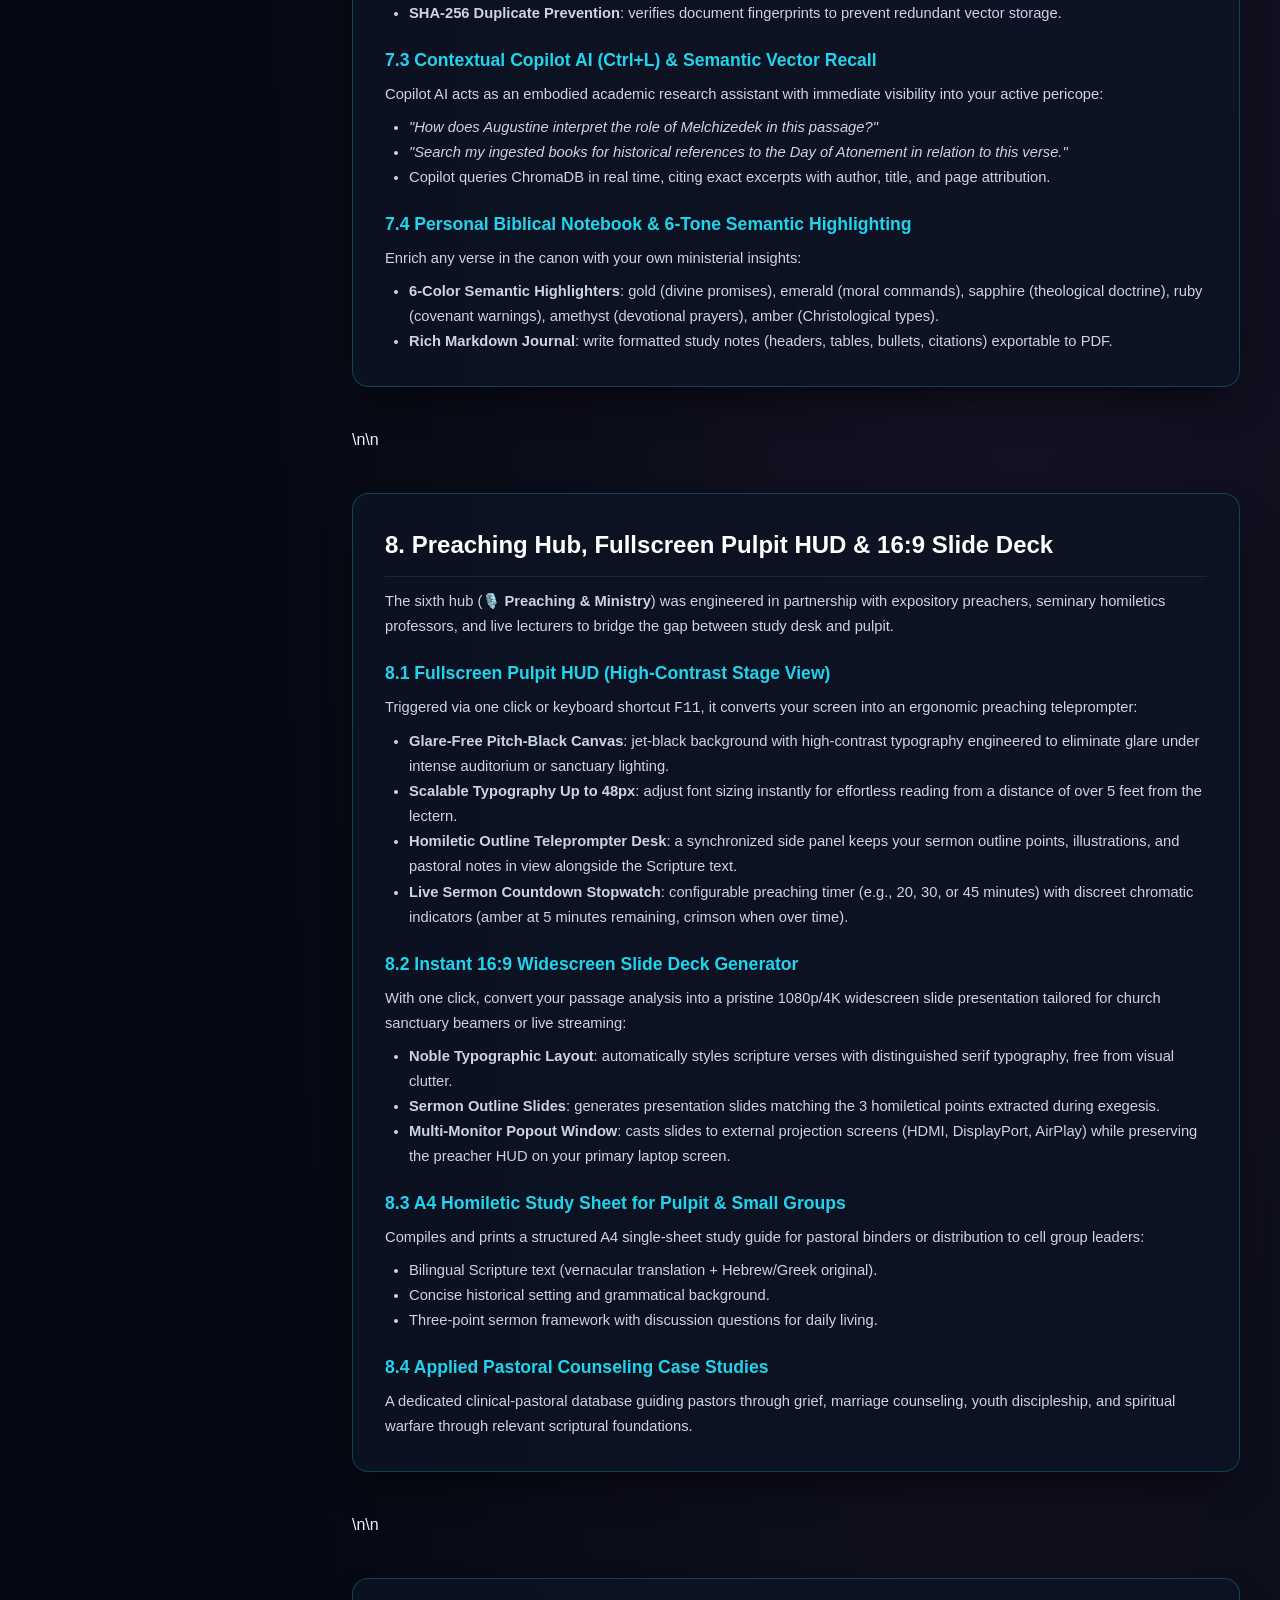
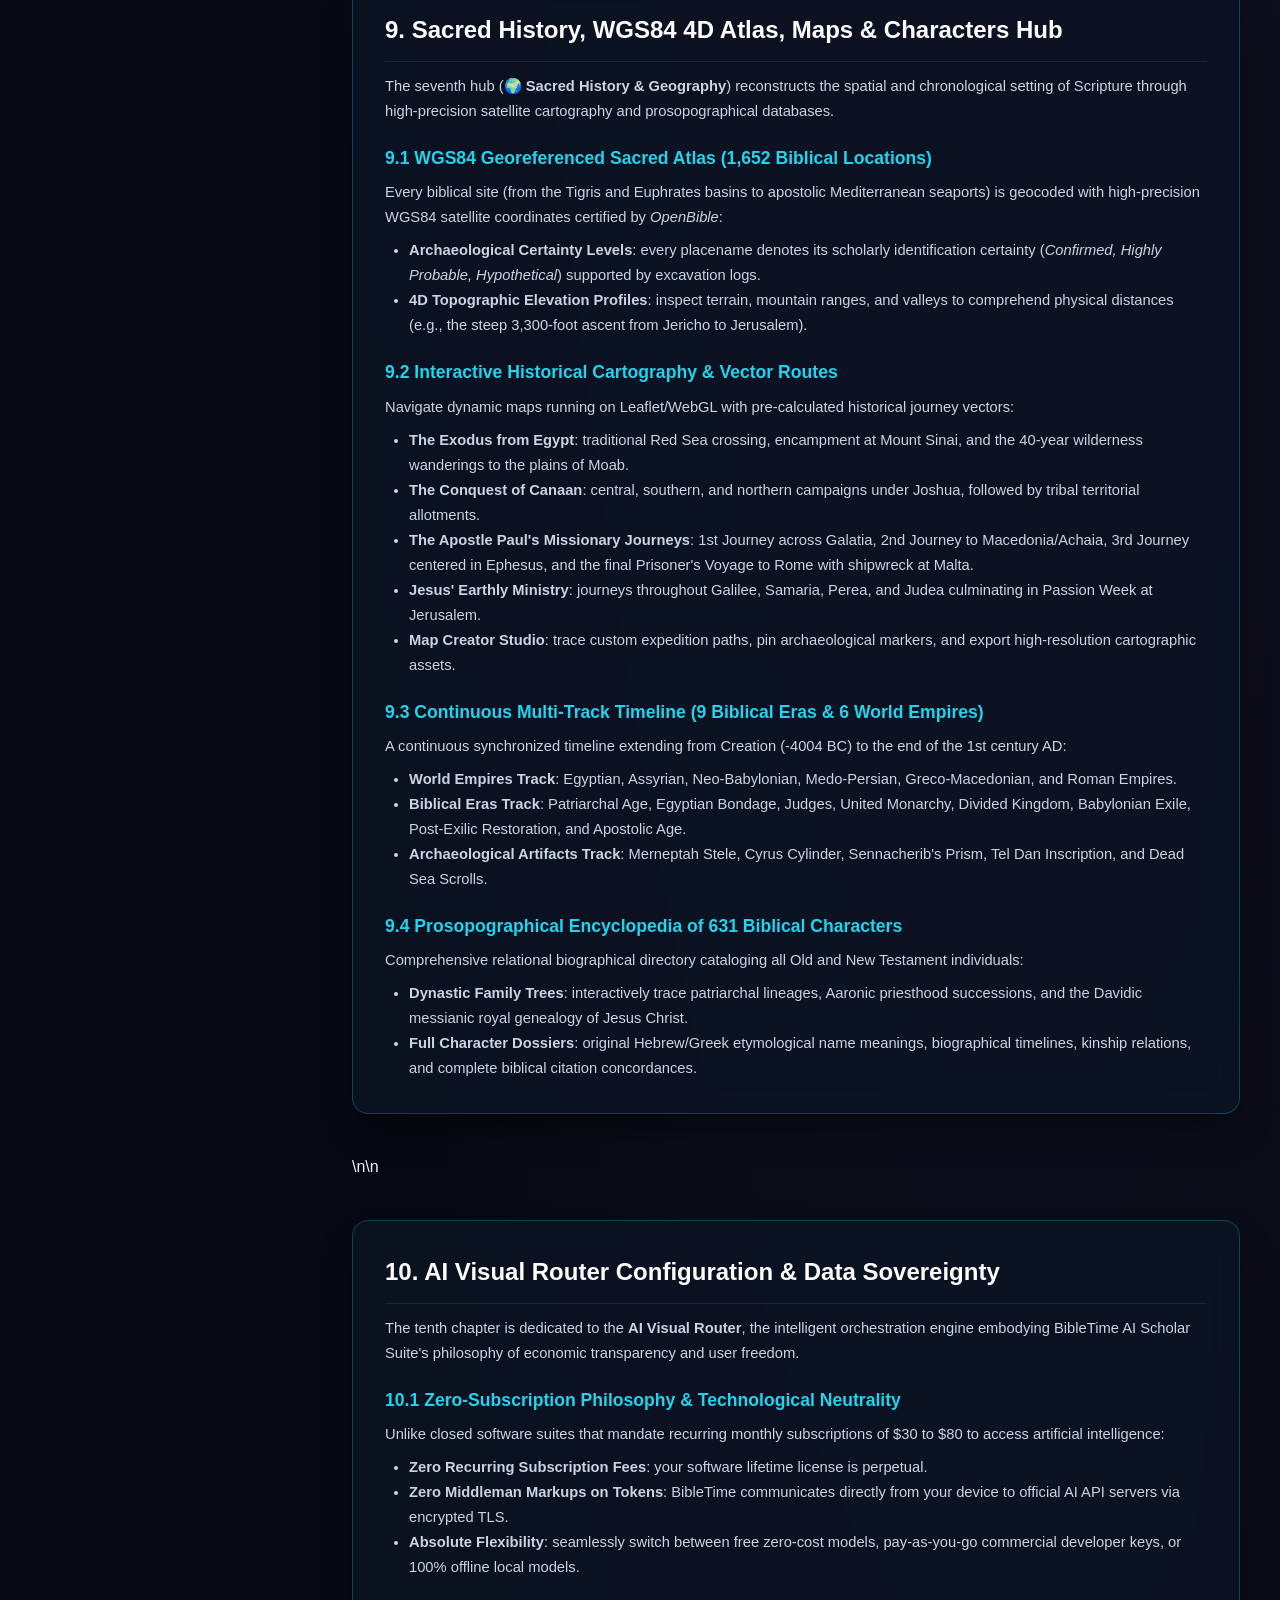
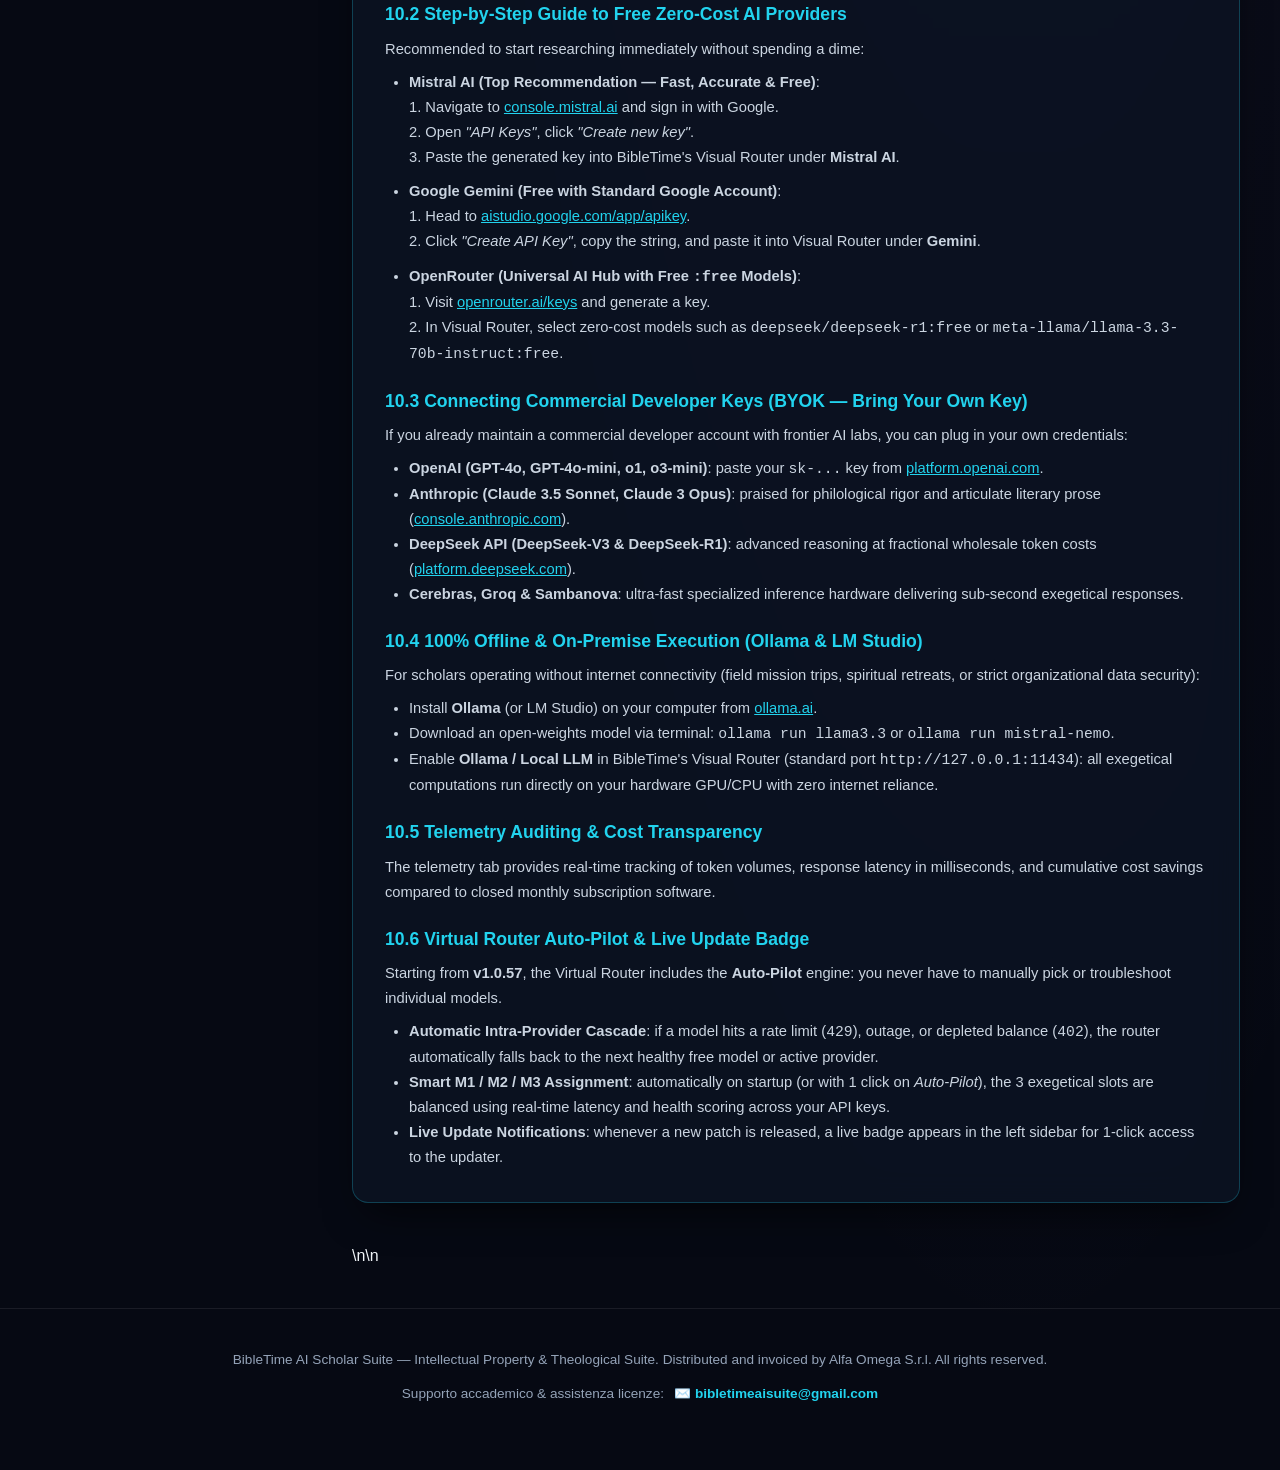
<file: manuale.html>
<!DOCTYPE html>
<html lang="it">

<head>
  <meta charset="UTF-8">
  <meta name="viewport" content="width=device-width, initial-scale=1.0">
  <title>Manuale Utente Ufficiale — BibleTime AI Scholar Suite</title>
  <link rel="icon" type="image/png" href="assets/icons/app.png">
  <link rel="stylesheet" href="assets/css/style.css">
  <style>
    .manual-layout {
      display: grid;
      grid-template-columns: 280px 1fr;
      gap: 2rem;
      padding: 2.5rem 0;
      min-height: 80vh;
    }

    .manual-sidebar {
      position: sticky;
      top: 5rem;
      height: fit-content;
      padding: 1.25rem;
    }

    .chapter-nav {
      list-style: none;
      display: flex;
      flex-direction: column;
      gap: 0.4rem;
    }

    .chapter-link {
      display: block;
      color: var(--text-muted);
      text-decoration: none;
      padding: 0.6rem 0.85rem;
      border-radius: 0.5rem;
      font-size: 0.85rem;
      font-weight: 600;
      transition: all 0.2s;
    }

    .chapter-link:hover,
    .chapter-link.active {
      background: rgba(34, 211, 238, 0.15);
      color: var(--cyan);
      border-left: 3px solid var(--cyan);
    }

    .manual-content {
      display: flex;
      flex-direction: column;
      gap: 2.5rem;
    }

    .chapter-card {
      padding: 2rem;
    }

    .chapter-card h3 {
      font-size: 1.5rem;
      font-weight: 800;
      margin-bottom: 0.75rem;
      color: #ffffff;
      border-bottom: 1px solid var(--border-subtle);
      padding-bottom: 0.75rem;
    }

    .chapter-card h4 {
      font-size: 1.1rem;
      font-weight: 700;
      color: var(--cyan);
      margin: 1.25rem 0 0.5rem;
    }

    .chapter-card p,
    .chapter-card li {
      font-size: 0.92rem;
      color: #cbd5e1;
      line-height: 1.7;
    }

    .chapter-card ul {
      margin-left: 1.5rem;
      margin-top: 0.5rem;
    }

    .screenshot-box {
      margin: 1.5rem 0;
      padding: 1rem;
      border: 1px dashed rgba(34, 211, 238, 0.4);
      border-radius: 0.75rem;
      background: rgba(3, 6, 13, 0.6);
      text-align: center;
    }

    .badge-hub {
      display: inline-block;
      padding: 0.2rem 0.6rem;
      border-radius: 0.35rem;
      background: rgba(34, 211, 238, 0.15);
      color: var(--cyan);
      font-size: 0.75rem;
      font-weight: 700;
      margin-right: 0.5rem;
    }

    body[data-lang="it"] .lang-en,
    body[data-lang="it"] .lang-es,
    body:not([data-lang]) .lang-en,
    body:not([data-lang]) .lang-es {
      display: none !important;
    }

    body[data-lang="en"] .lang-it,
    body[data-lang="en"] .lang-es {
      display: none !important;
    }

    body[data-lang="es"] .lang-it,
    body[data-lang="es"] .lang-en {
      display: none !important;
    }

    @media (max-width: 900px) {
      .manual-layout {
        grid-template-columns: 1fr;
      }

      .manual-sidebar {
        position: relative;
        top: 0;
      }
    }
  </style>
</head>

<body data-lang="it">

  <!-- Sticky Navbar -->
  <nav class="navbar">
    <div class="container nav-content">
      <a href="index.html" class="brand">
        <img src="assets/icons/app.png" alt="BibleTime AI Suite Logo">
        <div class="brand-text">
          <h1>BibleTime AI</h1>
          <span data-i18n="manual_brand_subtitle">Manuale d'Uso (?)</span>
        </div>
      </a>

      <ul class="nav-links">
        <li><a href="index.html" data-i18n="manual_back_home">← Torna alla Home</a></li>
        <li><a href="index.html#download" data-i18n="nav_download">Download</a></li>
        <li><a href="index.html#pricing" data-i18n="manual_pricing_btn">Prezzo Offerta (€199)</a></li>
      </ul>

      <!-- Language Selector -->
      <div class="lang-selector">
        <button class="lang-btn active" data-lang="it">IT 🇮🇹</button>
        <button class="lang-btn" data-lang="en">EN 🇬🇧</button>
        <button class="lang-btn" data-lang="es">ES 🇪🇸</button>
      </div>
    </div>
  </nav>

  <div class="container manual-layout">
    <!-- Chapter Sidebar -->
    <aside class="manual-sidebar glass-panel">
      <!-- IT -->
      <div class="lang-it">
        <h4
          style="font-size: 0.9rem; font-weight: 800; text-transform: uppercase; letter-spacing: 0.05em; margin-bottom: 1rem; color: var(--cyan);">
          Indice Capitoli
        </h4>
        <ul class="chapter-nav">
          <li><a href="#cap1" class="chapter-link active">1. Benvenuto, Requisiti & Licenza</a></li>
          <li><a href="#cap2" class="chapter-link">2. Barra Superiore & Comandi</a></li>
          <li><a href="#cap3" class="chapter-link">3. Canone Biblico (66 Libri)</a></li>
          <li><a href="#cap4" class="chapter-link">4. Biblioteca SWORD & Workspace</a></li>
          <li><a href="#cap5" class="chapter-link">5. Lingue Originali & Filologia</a></li>
          <li><a href="#cap6" class="chapter-link">6. Scriptorium AI & Esegesi</a></li>
          <li><a href="#cap7" class="chapter-link">7. RAG Patristico & Taccuino</a></li>
          <li><a href="#cap8" class="chapter-link">8. Predicazione & Pulpito 16:9</a></li>
          <li><a href="#cap9" class="chapter-link">9. Atlante Sacro, Mappe & Personaggi</a></li>
          <li><a href="#cap10" class="chapter-link">10. Router AI & Guida Chiavi</a></li>
        </ul>
      </div>

      <!-- EN -->
      <div class="lang-en">
        <h4
          style="font-size: 0.9rem; font-weight: 800; text-transform: uppercase; letter-spacing: 0.05em; margin-bottom: 1rem; color: var(--cyan);">
          Chapter Index
        </h4>
        <ul class="chapter-nav">
          <li><a href="#cap1" class="chapter-link active">1. Welcome, Requirements & License</a></li>
          <li><a href="#cap2" class="chapter-link">2. Top Command Bar & HUD</a></li>
          <li><a href="#cap3" class="chapter-link">3. Biblical Canon (66 Books)</a></li>
          <li><a href="#cap4" class="chapter-link">4. SWORD Library & Workspace</a></li>
          <li><a href="#cap5" class="chapter-link">5. Original Languages & Philology</a></li>
          <li><a href="#cap6" class="chapter-link">6. Scriptorium AI & Exegesis</a></li>
          <li><a href="#cap7" class="chapter-link">7. Patristic RAG & Notebook</a></li>
          <li><a href="#cap8" class="chapter-link">8. Preaching & 16:9 Pulpit</a></li>
          <li><a href="#cap9" class="chapter-link">9. Sacred Atlas, Maps & Characters</a></li>
          <li><a href="#cap10" class="chapter-link">10. AI Router & Keys Guide</a></li>
        </ul>
      </div>

      <!-- ES -->
      <div class="lang-es">
        <h4
          style="font-size: 0.9rem; font-weight: 800; text-transform: uppercase; letter-spacing: 0.05em; margin-bottom: 1rem; color: var(--cyan);">
          Índice de Capítulos
        </h4>
        <ul class="chapter-nav">
          <li><a href="#cap1" class="chapter-link active">1. Bienvenida, Requisitos & Licencia</a></li>
          <li><a href="#cap2" class="chapter-link">2. Barra Superior de Mandos</a></li>
          <li><a href="#cap3" class="chapter-link">3. Canon Bíblico (66 Libros)</a></li>
          <li><a href="#cap4" class="chapter-link">4. Biblioteca SWORD & Espacio Multi-Panel</a></li>
          <li><a href="#cap5" class="chapter-link">5. Lenguas Originales & Filología</a></li>
          <li><a href="#cap6" class="chapter-link">6. Scriptorium IA & Exégesis</a></li>
          <li><a href="#cap7" class="chapter-link">7. RAG Patrístico & Cuaderno</a></li>
          <li><a href="#cap8" class="chapter-link">8. Predicación & Púlpito 16:9</a></li>
          <li><a href="#cap9" class="chapter-link">9. Atlas Sagrado, Mapas & Personajes</a></li>
          <li><a href="#cap10" class="chapter-link">10. Router IA & Guía de Claves</a></li>
        </ul>
      </div>
    </aside>

    <!-- Manual Content Area -->
    <main class="manual-content">\n\n      <!-- Cap 1 -->
      <section id="cap1" class="chapter-card glass-panel">
        <!-- IT -->
        <div class="lang-it">
          <h3>1. Benvenuto, Requisiti di Sistema, Trial 30gg & Attivazione Licenza</h3>
          <p>
            Benvenuto nel <strong>Manuale Utente Ufficiale di BibleTime AI Scholar Suite</strong>, la suite esegetica e teologica più avanzata al mondo, concepita per docenti, pastori, accademici, ricercatori e studiosi della Parola di Dio.
          </p>

          <h4>1.1 Visione Accademica & Autonomia Totale (100% Offline)</h4>
          <p>
            A differenza dei comuni software commerciali che impongono costosi abbonamenti mensili e archiviano i tuoi studi su server remoti, BibleTime AI Scholar Suite è un <strong>microcosmo autosufficiente al 100% on-premise</strong>:
          </p>
          <ul>
            <li><strong>519 Moduli SWORD Storici Inclusi</strong>: Bibbie in lingua originale (WLC ebraica con cantillazioni, Textus Receptus, Tischendorf, LXX), traduzioni storiche (LND, Diodati 1607, KJV, Reina-Valera, Vulgate), commentari patristici e lessici Strong completi già residenti sul tuo computer.</li>
            <li><strong>Massima Riservatezza Ministeriale</strong>: i tuoi sermoni, appunti omiletici, note pastorali e ricerche esegetiche non lasciano mai la tua macchina e rimangono custoditi nei database SQLite locali crittografati.</li>
            <li><strong>Distribuzione & Fatturazione Ufficiale</strong>: la suite è distribuita e fatturata regolarmente con Partita IVA da <strong>Alfa Omega S.r.l.</strong></li>
          </ul>

          <h4>1.2 Requisiti Minimi e Consigliati di Sistema</h4>
          <ul>
            <li><strong>Windows</strong>: Windows 10 o Windows 11 (a 64-bit). Minimo 4 GB di RAM (consigliati 8 GB o superiori), 4 GB di spazio libero su disco (SSD consigliato per avvio istantaneo a zero latenza). Non richiede installazioni esterne di Python o librerie di terze parti: include un motore standalone autonomo.</li>
            <li><strong>macOS</strong>: macOS 12 Monterey, macOS 13 Ventura, macOS 14 Sonoma o successivi. Supporto nativo sia per architettura Apple Silicon (chip M1, M2, M3, M4) che per processori Intel a 64-bit. <em>Nota Apple Gatekeeper (primo avvio)</em>: fai Tasto Destro ➔ "Apri" ➔ "Apri comunque", oppure vai in Impostazioni di Sistema ➔ Privacy e sicurezza ➔ "Apri comunque".</li>
            <li><strong>Linux</strong>: Linux Mint 21+, Ubuntu 22.04 LTS+, Debian 12+, Fedora, Arch Linux o derivate con glibc moderna.</li>
          </ul>

          <h4>1.3 Primo Avvio & Periodo di Prova Gratuita (Trial 30 Giorni)</h4>
          <p>
            Al primo avvio, l'applicazione si attiva automaticamente in <strong>Modalità Prova Ufficiale di 30 Giorni</strong>:
          </p>
          <ul>
            <li><strong>7 Studi Completi al Giorno</strong>: puoi generare ogni giorno fino a 7 dossier esegetici approfonditi a 360°, ricerche Scriptorium AI e concilî socratici <strong>senza filigrana o troncamenti</strong>.</li>
            <li><strong>Nessuna Carta di Credito</strong>: la prova è gratuita al 100% e non richiede alcun dato di pagamento per iniziare a studiare.</li>
            <li><strong>Accesso Totale a Tutti i Moduli</strong>: esplora liberamente l'Atlante WGS84, l'interlineare inverso, l'apparato critico dei manoscritti e la visualizzazione chiasmi ad arco.</li>
          </ul>

          <h4>1.4 Procedura di Attivazione della Licenza Perpetua a Vita</h4>
          <p>
            Per rimuovere per sempre qualsiasi limite giornaliero e sbloccare le generazioni batch illimitate:
          </p>
          <ol style="margin-left: 1.5rem; color: #cbd5e1; font-size: 0.92rem; line-height: 1.8;">
            <li>Clicca sull'icona con il lucchetto dorato <strong>🛡️ Licenza</strong> situata in alto a destra nella testata (Header Bar).</li>
            <li>Nella finestra modale comparirà il tuo <strong>Hardware ID univoco</strong> (es. <code>BT-HW-8F4A-92C1-E70B</code>), calcolato crittograficamente sulla scheda madre e sul processore della macchina.</li>
            <li>Copia il codice con l'apposito pulsante e invialo via email a <strong><a href="mailto:bibletimeaisuite@gmail.com" style="color: var(--cyan);">bibletimeaisuite@gmail.com</a></strong> per la richiesta licenza (€199 + IVA in offerta lancio).</li>
            <li>Riceverai via email il tuo <strong>Certificato Notarile Diplomatico PDF</strong> e il file di licenza asimmetrico <code>.btlic</code> firmato con algoritmo crittografico Ed25519.</li>
            <li>Clicca su <strong>"Carica file di licenza (.btlic)"</strong> oppure incolla il codice seriale nel campo di testo: la suite si sbloccherà istantaneamente a vita mostrando il badge verde <strong>"Licenza Perpetua Attiva"</strong>.</li>
          </ol>

          <h4>1.5 Politica Multi-Dispositivo (Fino a 2 PC per Licenza)</h4>
          <p>
            Ogni singola licenza commerciale BibleTime AI Scholar Suite consente l'attivazione autorizzata su <strong>fino a 2 computer personali dello stesso utente</strong> (ad esempio: il PC Fisso dello studio biblico e il Portatile per predicazioni, missioni o docenze universitarie). È sufficiente inviare al supporto il secondo Hardware ID per ricevere l'estensione del certificato.
          </p>

          <h4>1.6 Assistenza & Supporto Commerciale</h4>
          <p>
            Per qualsiasi domanda sull'attivazione, fatturazione elettronica con Codice Univoco/SDI o preventivi per chiese e seminari, scrivi direttamente a: <strong><a href="mailto:bibletimeaisuite@gmail.com" style="color: var(--cyan); font-weight: 700;">bibletimeaisuite@gmail.com</a></strong> (risposte garantite entro 24 ore lavorative).
          </p>
        </div>

        <!-- EN -->
        <div class="lang-en">
          <h3>1. Welcome, System Requirements, 30-Day Trial & License Activation</h3>
          <p>
            Welcome to the <strong>Official User Manual of BibleTime AI Scholar Suite</strong>, the world's premier exegetical and theological desktop platform, designed for professors, pastors, academics, researchers, and serious students of Sacred Scripture.
          </p>

          <h4>1.1 Scholarly Vision & Complete Autonomy (100% Offline)</h4>
          <p>
            Unlike closed commercial cloud platforms that demand costly monthly subscriptions and store your research on remote third-party servers, BibleTime AI Scholar Suite is a <strong>self-contained, 100% on-premise local workstation</strong>:
          </p>
          <ul>
            <li><strong>519 Historical SWORD Modules Included</strong>: Original Hebrew texts (WLC with cantillations), Greek New Testaments (Textus Receptus, Tischendorf, LXX), historical translations (KJV, ASV, Vulgate, SpaRV, LND), patristic commentaries, and complete Strong's lexicons stored locally on your SSD.</li>
            <li><strong>Uncompromising Ministerial Privacy</strong>: your sermons, personal exegesis, homiletical notes, and pastoral consultations never leave your hardware and remain secured in local SQLite databases.</li>
            <li><strong>Official Enterprise Invoicing</strong>: distributed and commercially invoiced with VAT by <strong>Alfa Omega S.r.l.</strong></li>
          </ul>

          <h4>1.2 Minimum & Recommended System Requirements</h4>
          <ul>
            <li><strong>Windows</strong>: Windows 10 or Windows 11 (64-bit). Minimum 4 GB RAM (8 GB or higher recommended), 4 GB available disk space (SSD recommended for instant zero-latency lookups). Requires zero external runtime or Python installs: fully self-contained.</li>
            <li><strong>macOS</strong>: macOS 12 Monterey, macOS 13 Ventura, macOS 14 Sonoma or higher. Native support for both Apple Silicon (M1, M2, M3, M4 chips) and Intel 64-bit processors. <em>Apple Gatekeeper First-Launch Note</em>: Right-Click ➔ "Open" ➔ "Open Anyway", or go to System Settings ➔ Privacy & Security ➔ "Open Anyway".</li>
            <li><strong>Linux</strong>: Linux Mint 21+, Ubuntu 22.04 LTS+, Debian 12+, Fedora, Arch Linux or compatible distributions with modern glibc.</li>
          </ul>

          <h4>1.3 Initial Launch & 30-Day Evaluation Period (Free Trial)</h4>
          <p>
            Upon initial startup, BibleTime automatically activates in <strong>Official 30-Day Evaluation Trial Mode</strong>:
          </p>
          <ul>
            <li><strong>7 Full In-Depth Studies Daily</strong>: generate up to 7 full 360° exegetical dossiers, Scriptorium research treatises, and Socratic debates every day <strong>with zero watermarks or truncations</strong>.</li>
            <li><strong>No Credit Card Required</strong>: the trial is 100% free with no payment method needed to start your research immediately.</li>
            <li><strong>Full Access to All Analytical Hubs</strong>: freely explore the WGS84 Sacred Atlas, 5-level Reverse Interlinear, manuscript textual criticism, and concentric arc chiasms.</li>
          </ul>

          <h4>1.4 Step-by-Step Lifetime License Activation Procedure</h4>
          <p>
            To permanently lift all daily study caps and unlock unlimited batch generations:
          </p>
          <ol style="margin-left: 1.5rem; color: #cbd5e1; font-size: 0.92rem; line-height: 1.8;">
            <li>Click the golden lock button <strong>🛡️ License</strong> located on the top right of the Header Bar.</li>
            <li>The modal window will display your <strong>unique Hardware ID</strong> (e.g., <code>BT-HW-8F4A-92C1-E70B</code>), calculated cryptographically from your motherboard and processor identity.</li>
            <li>Copy the code using the one-click copy button and email it to <strong><a href="mailto:bibletimeaisuite@gmail.com" style="color: var(--cyan);">bibletimeaisuite@gmail.com</a></strong> to order your commercial license ($219 USD promo).</li>
            <li>You will receive your official <strong>Diplomatic PDF Notarial Certificate</strong> and your cryptographic asymmetric <code>.btlic</code> license file signed with Ed25519 algorithms.</li>
            <li>Click <strong>"Load license file (.btlic)"</strong> or paste the serial code into the text field: the suite will unlock instantly for life, displaying the emerald badge <strong>"Lifetime Perpetual License Active"</strong>.</li>
          </ol>

          <h4>1.5 Multi-Device Policy (Authorized on up to 2 PCs)</h4>
          <p>
            Each commercial BibleTime AI Scholar Suite license grants authorized activation on <strong>up to 2 computers owned by the same user</strong> (e.g., your Primary Study Desktop PC + Laptop for preaching, mission trips, or university lectures). Simply email your second Hardware ID to support to receive your dual-device certificate.
          </p>

          <h4>1.6 Direct Commercial Support</h4>
          <p>
            For inquiries regarding activation, corporate invoices, or volume licensing for seminaries and churches, write to: <strong><a href="mailto:bibletimeaisuite@gmail.com" style="color: var(--cyan); font-weight: 700;">bibletimeaisuite@gmail.com</a></strong> (fast turnaround within 24 business hours).
          </p>
        </div>

        <!-- ES -->
        <div class="lang-es">
          <h3>1. Bienvenida, Requisitos del Sistema, Trial de 30 Días & Activación de Licencia</h3>
          <p>
            Bienvenido al <strong>Manual de Usuario Oficial de BibleTime AI Scholar Suite</strong>, la plataforma teológica y exegética de escritorio más avanzada del mundo, concebida para profesores, pastores, académicos, investigadores y estudiantes apasionados de la Palabra de Dios.
          </p>

          <h4>1.1 Visión Académica & Autonomía Absoluta (100% Offline)</h4>
          <p>
            A diferencia de los programas comerciales cerrados en la nube que imponen costosas suscripciones mensuales y alojan tus notas en servidores remotos, BibleTime AI Scholar Suite es una <strong>estación de trabajo local autosuficiente al 100% on-premise</strong>:
          </p>
          <ul>
            <li><strong>519 Módulos SWORD Históricos Incluidos</strong>: Textos originales hebreos (WLC con cantilaciones), textos griegos (Textus Receptus, Tischendorf, Septuaginta LXX), versiones históricas (Reina-Valera 1909, KJV, Vulgata, LND), comentarios patrísticos y léxicos Strong completos residentes en tu disco.</li>
            <li><strong>Privacidad Ministerial Inviolable</strong>: tus sermones, bosquejos homiléticos, notas pastorales y estudios exegéticos jamás salen de tu equipo y quedan protegidos en bases de datos locales SQLite.</li>
            <li><strong>Facturación Oficial de Empresa</strong>: distribuido y facturado fiscalmente con IVA por <strong>Alfa Omega S.r.l.</strong></li>
          </ul>

          <h4>1.2 Requisitos Mínimos y Recomendados del Sistema</h4>
          <ul>
            <li><strong>Windows</strong>: Windows 10 o Windows 11 (64 bits). Mínimo 4 GB de RAM (recomendado 8 GB o superior), 4 GB de espacio libre en disco (SSD recomendado para búsquedas instantáneas a latencia cero). No requiere instalaciones externas de Python ni paquetes de terceros: viene 100% autónomo.</li>
            <li><strong>macOS</strong>: macOS 12 Monterey, macOS 13 Ventura, macOS 14 Sonoma o superior. Compatibilidad nativa con Apple Silicon (chips M1, M2, M3, M4) y procesadores Intel de 64 bits. <em>Nota de Apple Gatekeeper (primer inicio)</em>: Haz Clic Derecho ➔ "Abrir" ➔ "Abrir de todos modos", o ve a Ajustes del Sistema ➔ Privacidad y seguridad ➔ "Abrir de todos modos".</li>
            <li><strong>Linux</strong>: Linux Mint 21+, Ubuntu 22.04 LTS+, Debian 12+, Fedora, Arch Linux o distribuciones derivadas con glibc moderna.</li>
          </ul>

          <h4>1.3 Primer Inicio & Período de Evaluación Gratuito (Trial de 30 Días)</h4>
          <p>
            Al iniciar por primera vez, el software se activa de inmediato en <strong>Modo de Evaluación Oficial de 30 Días</strong>:
          </p>
          <ul>
            <li><strong>7 Estudios Completos al Día</strong>: genera diariamente hasta 7 dosieres exegéticos profundos 360°, tratados de Scriptorium IA y debates del Concilio Socrático <strong>sin marcas de agua ni texto cortado</strong>.</li>
            <li><strong>Sin Tarjeta de Crédito</strong>: la prueba es 100% gratuita y no solicita datos de pago para comenzar tu investigación de inmediato.</li>
            <li><strong>Acceso Completo a Todos los Módulos</strong>: explora libremente el Atlas Sagrado WGS84, el interlineal inverso, la crítica textual de manuscritos y los quiasmos concéntricos.</li>
          </ul>

          <h4>1.4 Procedimiento Paso a Paso para Activar la Licencia Perpetua de por Vida</h4>
          <p>
            Para eliminar definitivamente todo límite de estudios diarios y desbloquear generaciones por lotes ilimitadas:
          </p>
          <ol style="margin-left: 1.5rem; color: #cbd5e1; font-size: 0.92rem; line-height: 1.8;">
            <li>Haz clic en el icono con el candado dorado <strong>🛡️ Licencia</strong> situado arriba a la derecha en la barra superior (Header Bar).</li>
            <li>En la ventana modal verás tu <strong>Hardware ID unívoco</strong> (ej. <code>BT-HW-8F4A-92C1-E70B</code>), calculado criptográficamente a partir de la placa base y procesador de tu máquina.</li>
            <li>Copia el código con el botón de copia rápida y envíalo por correo a <strong><a href="mailto:bibletimeaisuite@gmail.com" style="color: var(--cyan);">bibletimeaisuite@gmail.com</a></strong> para solicitar tu licencia comercial ($219 USD en oferta lanzamiento).</li>
            <li>Recibirás por correo tu <strong>Certificado Notarial Diplomático en PDF</strong> y el archivo de licencia asimétrico <code>.btlic</code> firmado con el algoritmo criptográfico Ed25519.</li>
            <li>Haz clic en <strong>"Cargar archivo de licencia (.btlic)"</strong> o pega la clave de serie en el campo de texto: la suite se desbloqueará de por vida al instante con el distintivo esmeralda <strong>"Licencia Perpetua Activa"</strong>.</li>
          </ol>

          <h4>1.5 Política Multi-Dispositivo (Autorizado en hasta 2 PCs)</h4>
          <p>
            Cada licencia comercial de BibleTime AI Scholar Suite permite la instalación autorizada en <strong>hasta 2 ordenadores personales del mismo titular</strong> (ejemplo: el PC de sobremesa del despacho pastoral y el portátil para conferencias, viajes o docencia). Solo necesitas enviar el segundo Hardware ID a soporte para recibir la extensión del certificado.
          </p>

          <h4>1.6 Soporte y Atención Comercial Directa</h4>
          <p>
            Para cualquier consulta sobre activación, facturas electrónicas o presupuestos para iglesias y seminarios, escribe directamente a: <strong><a href="mailto:bibletimeaisuite@gmail.com" style="color: var(--cyan); font-weight: 700;">bibletimeaisuite@gmail.com</a></strong> (respuestas garantizadas en menos de 24 horas laborales).
          </p>
        </div>
      </section>\n\n      <!-- CAP2 -->
      <section id="cap2" class="chapter-card glass-panel">
        <div class="lang-it">
          <h3>2. Interfaccia Generale & Sala Comandi Superiore (Header Bar)</h3>
          <p>
            La <strong>Header Bar</strong> superiore rappresenta il ponte di comando dell'intera suite. Progettata secondo i canoni <em>Dark Luxury</em> (stile Linear/Raycast), offre accesso immediato a tutte le operazioni primarie senza mai costringere l'utente ad abbandonare la lettura del testo sacro.
          </p>

          <h4>2.1 Cronologia di Navigazione Intelligente (Avanti / Indietro)</h4>
          <p>
            I pulsanti a freccia <strong>←</strong> e <strong>→</strong> conservano uno storico dinamico fino a 100 pericopi consultate. Quando salti da una citazione profetica in <em>Isaia 53</em> al suo adempimento in <em>1 Pietro 2</em>, puoi tornare istantaneamente al punto di partenza con un clic o tramite scorciatoia da tastiera (<code>Alt + Freccia Sinistra</code>).
          </p>

          <h4>2.2 Ricerca Rapida del Passo (Sintassi Naturale Flessibile)</h4>
          <p>
            La barra centrale accetta qualsiasi convenzione di citazione biblica nazionale e internazionale:
          </p>
          <ul>
            <li><strong>Nome esteso o abbreviato</strong>: digita <code>Esodo 6:16-20</code>, <code>Es 6</code>, <code>Gv 3:16</code>, <code>Sal 23</code>, <code>Genesi 1</code>.</li>
            <li><strong>Riconoscimento multilingua automatico</strong>: accetta indistintamente nomi in italiano (<em>"Giovanni"</em>), inglese (<em>"John"</em>), spagnolo (<em>"Juan"</em>) o latino (<em>"Iohannes"</em>), grazie al catalogo canonico <code>book_aliases</code> in SQLite.</li>
            <li><strong>Salto rapido da tastiera</strong>: premi <code>Ctrl + K</code> o <code>/</code> da qualsiasi punto per attivare istantaneamente il focus sulla casella di ricerca.</li>
          </ul>

          <h4>2.3 Selettore Versione Biblica Primaria & Canone SWORD</h4>
          <p>
            Il menu a tendina centrale permette di cambiare al volo il testo di riferimento su cui operano gli strumenti analitici. La versione predefinita ufficiale italiana è categoricamente <strong>La Nuova Diodati (LND)</strong>, affiancata da:
          </p>
          <ul>
            <li><strong>Traduzioni Storiche Italiane</strong>: Giovanni Diodati 1607/1649, Nuova Riveduta 2006, CEI, Riveduta Luzzi 1927, Mons. Martini 1776.</li>
            <li><strong>Traduzioni Internazionali Classiche</strong>: King James Version 1769 (KJV), American Standard Version (ASV), Reina-Valera 1909 (SpaRV), Louis Segond (LSG).</li>
            <li><strong>Testi in Lingua Originale</strong>: Westminster Leningrad Codex (WLC) ebraico con segni masoretici e cantillazioni, Textus Receptus (TR 1550 / Scrivener 1894), Tischendorf 8th Edition, Septuaginta (LXX con deuterocanonici) e Vulgata Clementina Latina.</li>
          </ul>

          <h4>2.4 Modalità di Visualizzazione del Testo</h4>
          <p>
            Accanto al selettore versione, due icone permettono di alternare la visualizzazione dello spazio di lettura:
          </p>
          <ul>
            <li><strong>Lettura Continua & Flusso Editoriale</strong>: impaginazione a libro aperto ad alto contrasto con spaziatura ottimizzata per la meditazione prolungata e l'assenza di affaticamento visivo.</li>
            <li><strong>Colonne Parallele Sinottiche</strong>: affianca contemporaneamente fino a 3 versioni della Bibbia per il confronto linguistico versetto per versetto.</li>
          </ul>

          <h4>2.5 Accesso Rapido a Scriptorium AI & Copilot AI (Ctrl+L)</h4>
          <p>
            Due pulsanti luxury dominano il quadrante destro della testata:
          </p>
          <ul>
            <li><strong>🪶 Scriptorium AI</strong>: apre la suite di esegesi scientifica a 27 moduli sul capitolo o versetto visualizzato.</li>
            <li><strong>🤖 Copilot AI (Ctrl+L)</strong>: apre il cassetto laterale dell'assistente conversazionale contestuale con memoria semantica RAG attiva sulla pericope corrente.</li>
          </ul>

          <h4>2.6 Monitor LED di Stato, Router AI (:10000) & Aiuto (?)</h4>
          <p>
            All'estrema destra della barra sono presenti le spie diagnostiche in tempo reale:
          </p>
          <ul>
            <li><strong>Spia Verde Router AI (:10000)</strong>: pulsa in verde smeraldo quando il server uvicorn locale e la memoria SQLite/ChromaDB rispondono a latenza zero (<5ms).</li>
            <li><strong>Pulsante Licenza 🛡️</strong>: indica lo stato della licenza (Prova 30gg o Licenza a Vita Ed25519) e consente la registrazione seriale.</li>
            <li><strong>Pulsante Aiuto (?)</strong>: apre istantaneamente questo Manuale Utente Interattivo nel browser predefinito.</li>
          </ul>
        </div>
        <div class="lang-en">
          <h3>2. General Interface & Top Command Deck (Header Bar)</h3>
          <p>
            The top <strong>Header Bar</strong> serves as the master command bridge of the entire suite. Designed according to <em>Dark Luxury</em> standards (Linear/Raycast aesthetic), it provides instant access to all primary scholarly workflows without disrupting Scripture reading.
          </p>

          <h4>2.1 Smart History Navigation (Forward / Back)</h4>
          <p>
            The dedicated <strong>←</strong> and <strong>→</strong> navigation buttons maintain an active memory buffer of up to 100 visited passages. When cross-referencing messianic prophecies in <em>Isaiah 53</em> with their fulfillment in <em>1 Peter 2</em>, you can instantly return to your exact reading point with one click or via keyboard shortcut (<code>Alt + Left Arrow</code>).
          </p>

          <h4>2.2 Quick Passage Search (Natural Language Syntax)</h4>
          <p>
            The central input field accepts all standard domestic and international biblical citation formats:
          </p>
          <ul>
            <li><strong>Full or Abbreviated Book Names</strong>: type <code>Exodus 6:16-20</code>, <code>Ex 6</code>, <code>Jn 3:16</code>, <code>Ps 23</code>, <code>Genesis 1</code>.</li>
            <li><strong>Automatic Multi-Language Recognition</strong>: seamlessly resolves English (<em>"John"</em>), Italian (<em>"Giovanni"</em>), Spanish (<em>"Juan"</em>), or Latin (<em>"Iohannes"</em>), driven by the SQLite <code>book_aliases</code> canonical repository.</li>
            <li><strong>Keyboard Quick-Focus</strong>: press <code>Ctrl + K</code> or <code>/</code> from anywhere in the application to instantly jump to the search box.</li>
          </ul>

          <h4>2.3 Primary Bible Version Selector & SWORD Canon</h4>
          <p>
            The central dropdown menu toggles the active biblical text referenced by all analytical engines. The default English translation is the <strong>King James Version 1769 (KJV)</strong>, alongside:
          </p>
          <ul>
            <li><strong>Classic International Translations</strong>: American Standard Version (ASV), Reina-Valera 1909 (SpaRV), Nuova Diodati (LND), Geneva Bible 1599, Louis Segond (LSG).</li>
            <li><strong>Original Language Source Texts</strong>: Westminster Leningrad Codex (WLC) with vowel points and cantillation marks, Textus Receptus (TR 1550 / Scrivener 1894), Tischendorf 8th Edition, Septuagint (LXX), and the Latin Clementine Vulgate.</li>
          </ul>

          <h4>2.4 Scripture Reading Viewport Modes</h4>
          <p>
            Adjacent to the version selector, two layout toggles customize the reading canvas:
          </p>
          <ul>
            <li><strong>Continuous Flow & Editorial Book Mode</strong>: generous high-contrast typography and paragraph spacing engineered for hours of distraction-free reading.</li>
            <li><strong>Parallel Multi-Column Synoptic View</strong>: compares up to 3 Bible versions simultaneously side-by-side with synchronized verse alignment.</li>
          </ul>

          <h4>2.5 Quick Access to Scriptorium AI & Copilot AI (Ctrl+L)</h4>
          <p>
            Two luxury control pills anchor the right side of the header:
          </p>
          <ul>
            <li><strong>🪶 Scriptorium AI</strong>: launches the 28-module academic exegesis suite on the active chapter or selected passage.</li>
            <li><strong>🤖 Copilot AI (Ctrl+L)</strong>: opens the contextual AI chat drawer with active RAG semantic grounding on the current passage.</li>
          </ul>

          <h4>2.6 Telemetry LED Indicators, AI Router (:10000) & Help (?)</h4>
          <p>
            Diagnostic status indicators located on the far right:
          </p>
          <ul>
            <li><strong>AI Router Emerald Beacon (:10000)</strong>: illuminates green when the local backend server and SQLite/ChromaDB memory respond with zero latency (<5ms).</li>
            <li><strong>License Shield Button 🛡️</strong>: displays active evaluation trial status or perpetual Ed25519 license badge and facilitates serial key registration.</li>
            <li><strong>Help Button (?)</strong>: launches this comprehensive Interactive User Manual in your default browser.</li>
          </ul>
        </div>
        <div class="lang-es">
          <h3>2. Interfaz General & Barra Superior de Mandos (Header Bar)</h3>
          <p>
            La <strong>Header Bar</strong> superior constituye el puente de control central de toda la suite. Concebida bajo la estética <em>Dark Luxury</em> (estilo Linear/Raycast), brinda acceso inmediato a las operaciones exegéticas clave sin apartar la mirada del texto bíblico.
          </p>

          <h4>2.1 Historial de Navegación Inteligente (Adelante / Atrás)</h4>
          <p>
            Las flechas <strong>←</strong> y <strong>→</strong> conservan un búfer dinámico de hasta 100 pasajes visitados. Al saltar de profecías mesiánicas en <em>Isaías 53</em> a su cumplimiento en <em>1 Pedro 2</em>, puedes regresar al instante al punto de partida con un clic o mediante el atajo de teclado (<code>Alt + Flecha Izquierda</code>).
          </p>

          <h4>2.2 Búsqueda Rápida de Pasajes (Sintaxis Natural Flexible)</h4>
          <p>
            La casilla central admite cualquier formato de cita bíblica nacional e internacional:
          </p>
          <ul>
            <li><strong>Nombre completo o abreviado</strong>: escribe <code>Éxodo 6:16-20</code>, <code>Ex 6</code>, <code>Jn 3:16</code>, <code>Sal 23</code>, <code>Génesis 1</code>.</li>
            <li><strong>Reconocimiento multilingüe automático</strong>: identifica indistintamente nombres en español (<em>"Juan"</em>), inglés (<em>"John"</em>), italiano (<em>"Giovanni"</em>) o latín (<em>"Iohannes"</em>), mediante el repositorio canónico <code>book_aliases</code> en SQLite.</li>
            <li><strong>Enfoque rápido por teclado</strong>: pulsa <code>Ctrl + K</code> o <code>/</code> en cualquier momento para activar de inmediato el cursor en la casilla de búsqueda.</li>
          </ul>

          <h4>2.3 Selector de Versión Bíblica Principal & Catálogo SWORD</h4>
          <p>
            El menú desplegable central conmuta al vuelo el texto de referencia para todos los motores analíticos. La versión predeterminada oficial en español es la clásica <strong>Reina-Valera 1909 (SpaRV)</strong>, acompañada de:
          </p>
          <ul>
            <li><strong>Traducciones Históricas Internacionales</strong>: King James Version 1769 (KJV), La Nuova Diodati (LND), Biblia de Ginebra 1599, American Standard Version (ASV), Vulgata Latina.</li>
            <li><strong>Textos Fuente en Lengua Original</strong>: Códice de Leningrado (WLC) hebreo con marcas masoréticas y cantilación, Textus Receptus (TR 1550 / Scrivener 1894), Tischendorf 8ª Edición y Septuaginta griega (LXX).</li>
          </ul>

          <h4>2.4 Modos de Lectura de las Escrituras</h4>
          <p>
            Junto al selector de versiones, dos controles permiten personalizar el lienzo de estudio:
          </p>
          <ul>
            <li><strong>Lectura Continua & Flujo Editorial</strong>: formato de libro abierto de alto contraste y espaciado generoso para lectura prolongada sin fatiga visual.</li>
            <li><strong>Columnas Paralelas Sinópticas</strong>: coteja hasta 3 versiones bíblicas en paralelo con alineación versículo por versículo.</li>
          </ul>

          <h4>2.5 Acceso Rápido a Scriptorium IA & Copilot IA (Ctrl+L)</h4>
          <p>
            Dos botones luxury presiden el lateral derecho de la cabecera:
          </p>
          <ul>
            <li><strong>🪶 Scriptorium IA</strong>: abre la suite de exégesis científica de 27 módulos sobre el pasaje o capítulo en pantalla.</li>
            <li><strong>🤖 Copilot IA (Ctrl+L)</strong>: despliega el panel del asistente conversacional contextual con memoria semántica RAG sobre el texto activo.</li>
          </ul>

          <h4>2.6 Piloto LED del Router IA (:10000) & Botón de Ayuda (?)</h4>
          <p>
            Indicadores de telemetría y estado en el extremo derecho:
          </p>
          <ul>
            <li><strong>Piloto Verde Router IA (:10000)</strong>: parpadea en verde esmeralda cuando el servidor local uvicorn y las bases de datos SQLite responden con latencia inferior a 5 ms.</li>
            <li><strong>Botón de Licencia 🛡️</strong>: indica el estado de la evaluación (Trial de 30 días o Licencia Perpetua Ed25519) y gestiona el registro de la clave de serie.</li>
            <li><strong>Botón de Ayuda (?)</strong>: abre este Manual de Usuario Interactivo directamente en tu navegador predeterminado.</li>
          </ul>
        </div>
      </section>\n\n      <!-- CAP3 -->
      <section id="cap3" class="chapter-card glass-panel">
        <div class="lang-it">
          <h3>3. Il Canone Biblico a 66 Libri & Navigazione Rapida</h3>
          <p>
            La prima icona dell'activity rail laterale sinistro (<strong>📖 Canone Biblico</strong>) apre il cassetto di selezione canonica, progettato per permettere il salto verso qualsiasi pericope con un massimo di due clic.
          </p>

          <h4>3.1 Struttura Canonica Tradizionale: AT (39 Libri) & NT (27 Libri)</h4>
          <p>
            Il selettore suddivide rigorosamente i 66 libri della Scrittura nei due grandi patti della rivelazione:
          </p>
          <ul>
            <li><strong>Antico Testamento (39 Libri)</strong>:
              <ul>
                <li><em>Legge / Torah (Pentateuco)</em>: Genesi, Esodo, Levitico, Numeri, Deuteronomio.</li>
                <li><em>Libri Storici (12 Libri)</em>: da Giosuè ed Ester, con le cronache dei re d'Israele e di Giuda.</li>
                <li><em>Libri Poetici & Sapienziali (5 Libri)</em>: Giobbe, Salmi, Proverbi, Ecclesiaste, Cantico dei Cantici.</li>
                <li><em>Profeti Maggiori (5 Libri)</em>: Isaia, Geremia, Lamentazioni, Ezechiele, Daniele.</li>
                <li><em>Profeti Minori (12 Libri)</em>: da Osea a Malachia.</li>
              </ul>
            </li>
            <li><strong>Nuovo Testamento (27 Libri)</strong>:
              <ul>
                <li><em>I Quattro Vangeli Sinottici & Giovanni</em>: Matteo, Marco, Luca, Giovanni.</li>
                <li><em>Storia Apostolica</em>: Atti degli Apostoli.</li>
                <li><em>Corpus Paolino (14 Epistole)</em>: da Romani a Ebrei, comprendente lettere dottrinali e pastorali.</li>
                <li><em>Epistole Generali / Cattoliche (7 Lettere)</em>: Giacomo, 1-2 Pietro, 1-2-3 Giovanni, Giuda.</li>
                <li><em>Rivelazione Profetica</em>: Apocalisse di Giovanni.</li>
              </ul>
            </li>
          </ul>

          <h4>3.2 Filtro di Ricerca Istantaneo dei Libri</h4>
          <p>
            In cima al cassetto è posizionato un campo filtro in tempo reale: digitando ad esempio <code>Rom</code> o <code>Mat</code> l'elenco si restringe all'istante al libro desiderato.
          </p>

          <h4>3.3 Griglia dei Capitoli ad Accesso Diretto</h4>
          <p>
            Selezionando un libro (ad esempio <em>Salmi</em>), compare una matrice numerica a pulsanti compatti: cliccando su <code>23</code> il testo si sposta immediatamente al Salmo 23, pre-caricando in background i lessici Strong e i commentari patristici.
          </p>
        </div>
        <div class="lang-en">
          <h3>3. The 66-Book Biblical Canon & Fast Navigation</h3>
          <p>
            The first primary icon on the left ergonomic activity rail (<strong>📖 Biblical Canon</strong>) opens the canonical selector drawer, engineered to jump to any chapter in Scripture within two clicks.
          </p>

          <h4>3.1 Traditional Canonical Framework: OT (39 Books) & NT (27 Books)</h4>
          <p>
            The drawer neatly categorizes the 66 inspired books across covenants and historical genres:
          </p>
          <ul>
            <li><strong>Old Testament (39 Books)</strong>:
              <ul>
                <li><em>The Law / Torah (Pentateuch)</em>: Genesis through Deuteronomy.</li>
                <li><em>Historical Books (12 Books)</em>: Joshua through Esther, detailing the monarchs of Israel and Judah.</li>
                <li><em>Poetry & Wisdom Literature (5 Books)</em>: Job, Psalms, Proverbs, Ecclesiastes, Song of Solomon.</li>
                <li><em>Major Prophets (5 Books)</em>: Isaiah, Jeremiah, Lamentations, Ezekiel, Daniel.</li>
                <li><em>Minor Prophets (12 Books)</em>: Hosea through Malachi.</li>
              </ul>
            </li>
            <li><strong>New Testament (27 Books)</strong>:
              <ul>
                <li><em>The Four Holy Gospels</em>: Matthew, Mark, Luke, John.</li>
                <li><em>Apostolic History</em>: Acts of the Apostles.</li>
                <li><em>Pauline Epistles (14 Letters)</em>: Romans through Hebrews, spanning doctrinal and pastoral letters.</li>
                <li><em>General / Catholic Epistles (7 Letters)</em>: James, 1-2 Peter, 1-2-3 John, Jude.</li>
                <li><em>Prophetic Climax</em>: The Revelation of Jesus Christ.</li>
              </ul>
            </li>
          </ul>

          <h4>3.2 Instant Real-Time Book Filter</h4>
          <p>
            An interactive live filter bar sits atop the drawer: typing <code>Rom</code> or <code>Heb</code> instantly narrows down the catalog with zero keystroke delay.
          </p>

          <h4>3.3 Direct Chapter Grid Matrix</h4>
          <p>
            Clicking any book (e.g., <em>Exodus</em>) unfolds an ergonomic number grid: selecting <code>6</code> immediately opens Exodus 6 on the main reading canvas, pre-fetching Strong's codes and commentaries into memory.
          </p>
        </div>
        <div class="lang-es">
          <h3>3. El Canon Bíblico de 66 Libros & Navegación Inmediata</h3>
          <p>
            El primer icono del raíl lateral izquierdo (<strong>📖 Canon Bíblico</strong>) despliega el selector canónico, diseñado para navegar hacia cualquier pasaje bíblico en un máximo de dos clics.
          </p>

          <h4>3.1 Estructura Canónica Tradicional: AT (39 Libros) & NT (27 Libros)</h4>
          <p>
            El selector organiza rigurosamente los 66 libros inspirados de las Escrituras en sus géneros históricos:
          </p>
          <ul>
            <li><strong>Antiguo Testamento (39 Libros)</strong>:
              <ul>
                <li><em>La Ley / Torá (Pentateuco)</em>: Génesis a Deuteronomio.</li>
                <li><em>Libros Históricos (12 Libros)</em>: Josué a Ester, con la historia de los reyes de Israel y Judá.</li>
                <li><em>Libros Poéticos & Sapienciales (5 Libros)</em>: Job, Salmos, Proverbios, Eclesiastés, Cantares.</li>
                <li><em>Profetas Mayores (5 Libros)</em>: Isaías, Jeremías, Lamentaciones, Ezequiel, Daniel.</li>
                <li><em>Profetas Menores (12 Libros)</em>: Oseas a Malaquías.</li>
              </ul>
            </li>
            <li><strong>Nuevo Testamento (27 Libros)</strong>:
              <ul>
                <li><em>Los Cuatro Evangelios</em>: Mateo, Marcos, Lucas, Juan.</li>
                <li><em>Historia Apostólica</em>: Hechos de los Apóstoles.</li>
                <li><em>Epístolas Paulinas (14 Cartas)</em>: Romanos a Hebreos, abarcando cartas doctrinales y pastorales.</li>
                <li><em>Epístolas Generales / Universales (7 Cartas)</em>: Santiago, 1-2 Pedro, 1-2-3 Juan, Judas.</li>
                <li><em>Culminación Profética</em>: Apocalipsis.</li>
              </ul>
            </li>
          </ul>

          <h4>3.2 Filtro de Búsqueda Instantáneo de Libros</h4>
          <p>
            En la parte superior del panel se ubica una barra de filtrado en tiempo real: al escribir <code>Rom</code> o <code>Mat</code> la lista se reduce al instante al libro correspondiente.
          </p>

          <h4>3.3 Matriz de Capítulos de Acceso Directo</h4>
          <p>
            Al pulsar sobre un libro (por ejemplo, <em>Salmos</em>), se despliega una cuadrícula numérica: haciendo clic en <code>23</code> el texto se traslada de inmediato al Salmo 23, precargando en memoria los léxicos Strong y comentarios patrísticos.
          </p>
        </div>
      </section>\n\n      <!-- CAP4 -->
      <section id="cap4" class="chapter-card glass-panel">
        <div class="lang-it">
          <h3>4. Hub Biblioteca & I 519 Moduli SWORD Offline</h3>
          <p>
            Il secondo hub dell'activity rail (<strong>📚 Biblioteca SWORD</strong>) raccoglie il patrimonio bibliografico più vasto mai integrato in un'applicazione accademica offline: <strong>519 moduli verificati</strong> pronti all'uso senza connessione internet.
          </p>

          <h4>4.1 Il Patrimonio dei 519 Moduli SWORD</h4>
          <p>I moduli sono catalogati e indicizzati secondo quattro categorie:</p>
          <ul>
            <li><strong>Bibbie Storiche & Poliglotte (Oltre 120 versioni)</strong>: testi completi in oltre 20 lingue, inclusi i manoscritti orientali e le versioni della Riforma protestante europea.</li>
            <li><strong>Commentari Patristici, Riformati ed Esegetici (Oltre 180 opere)</strong>: Matthew Henry Complete, Note della Bibbia di Ginevra 1599, John Darby Synopsis, Scofield Reference Notes, Jamieson-Fausset-Brown, John Gill Exposition of the Entire Bible, e gli scritti integrali dei Padri Ante-Niceni e Post-Niceni.</li>
            <li><strong>Lessici & Dizionari Biblici</strong>: Strong Exhaustive Lexicons (Ebraico/Caldaico H1-H8674 e Greco G1-G5624), Thayer Greek Lexicon, Brown-Driver-Briggs (BDB), International Standard Bible Encyclopedia (ISBE), Easton Bible Dictionary.</li>
            <li><strong>Glossari Teologici & Ausili Morfologici</strong>: tavole grammaticali Robinson, OSHM (Open Scriptures Hebrew Morphology) e compendi esegetici.</li>
          </ul>

          <h4>4.2 Workspace Multi-Pane Tiling (Fino a 4 Finestre Affiancate)</h4>
          <p>
            Per gli studiosi che necessitano di esaminare simultaneamente il testo originale, due traduzioni moderne e un commentario patristico, BibleTime include il <strong>Multi-Pane Workspace</strong>:
          </p>
          <ul>
            <li><strong>Layout 2x2 Flessibile</strong>: suddivide lo schermo in 2, 3 o 4 quadranti indipendenti.</li>
            <li><strong>Synchronized Scroll-Lock</strong>: attivando il blocco sincronizzato, lo scorrimento di una finestra fa avanzare istantaneamente tutte le altre in tempo reale, mantenendo il versetto attivo perfettamente allineato.</li>
          </ul>

          <h4>4.3 Motore di Ricerca Globale Full-Text (FTS5 SQLite)</h4>
          <p>
            Il motore di ricerca interno sfrutta le tabelle virtuali FTS5 (Full-Text Search) con ranking BM25:
          </p>
          <ul>
            <li><strong>Velocità <25ms</strong>: cerca parole esatte, frasi tra virgolette o combinazioni booleane (<code>AND</code>, <code>OR</code>, <code>NOT</code>) su tutti i 31.102 versetti della Scrittura in una frazione di secondo.</li>
            <li><strong>Filtro di Ambito</strong>: limita la ricerca all'Antico Testamento, al Nuovo Testamento, al Pentateuco, ai Vangeli o a un singolo libro.</li>
          </ul>

          <h4>4.4 Audio Bibbia & Lettura Oratoria Vocale</h4>
          <p>
            Integrato nel cassetto biblioteca, il riproduttore audio oratorio permette di ascoltare la lettura continua della Scrittura con evidenziazione automatica del versetto corrente, ideale per la memorizzazione e la meditazione devozionale.
          </p>
        </div>
        <div class="lang-en">
          <h3>4. Library Hub & The 519 Offline SWORD Modules</h3>
          <p>
            The second hub on the activity rail (<strong>📚 SWORD Library</strong>) gathers the most extensive bibliographic heritage ever consolidated into an offline academic application: <strong>519 curated modules</strong> ready for instantaneous consultation with zero internet dependency.
          </p>

          <h4>4.1 The 519-Module SWORD Heritage</h4>
          <p>The collection is indexed across four major scholarly categories:</p>
          <ul>
            <li><strong>Historical & Polyglot Bibles (Over 120 translations)</strong>: unabridged texts across 20+ languages, including oriental codices and European Reformation landmark editions.</li>
            <li><strong>Patristic, Reformed & Exegetical Commentaries (Over 180 works)</strong>: Matthew Henry Complete, Geneva 1599 Notes, John Darby Synopsis, Scofield Reference Notes, Jamieson-Fausset-Brown, John Gill Exposition, and the unabridged Ante-Nicene and Post-Nicene Fathers.</li>
            <li><strong>Lexicons & Biblical Dictionaries</strong>: Strong's Exhaustive Lexicons (Hebrew/Chaldee H1-H8674, Greek G1-G5624), Thayer Greek Lexicon, Brown-Driver-Briggs (BDB), ISBE, Easton's Bible Dictionary.</li>
            <li><strong>Theological Glossaries & Morphological Keys</strong>: Robinson morphology codes, OSHM grammar tags, and lexical handbooks.</li>
          </ul>

          <h4>4.2 Multi-Pane Tiling Workspace (Up to 4 Synchronized Panes)</h4>
          <p>
            For scholars comparing the original Masoretic text, an ancient translation, a modern vernacular edition, and a patristic commentary simultaneously:
          </p>
          <ul>
            <li><strong>Flexible 2x2 Grid Layout</strong>: divides your monitor into 2, 3, or 4 independent scholarly panes.</li>
            <li><strong>Synchronized Scroll-Lock</strong>: toggling synchronized scroll ensures that scrolling any window moves all other viewports in lockstep, keeping the target verse precisely aligned.</li>
          </ul>

          <h4>4.3 High-Speed Global Full-Text Search (SQLite FTS5)</h4>
          <p>
            The internal search engine leverages SQLite FTS5 virtual tables with BM25 algorithmic relevance ranking:
          </p>
          <ul>
            <li><strong>Sub-25ms Execution</strong>: queries exact phrases, boolean operators (<code>AND</code>, <code>OR</code>, <code>NOT</code>), or wildcards across all 31,102 verses in milliseconds.</li>
            <li><strong>Corpus Scoping</strong>: restricts searches to the Old Testament, New Testament, Pentateuch, Gospels, or specific books.</li>
          </ul>

          <h4>4.4 Audio Bible & Oratorical Scripture Player</h4>
          <p>
            Built directly into the library interface, the oratorical player delivers clean voice playback with synchronized verse highlighting, perfect for meditative immersion and auditory Scripture memorization.
          </p>
        </div>
        <div class="lang-es">
          <h3>4. Hub Biblioteca & Los 519 Módulos SWORD Offline</h3>
          <p>
            El segundo centro del raíl lateral (<strong>📚 Biblioteca SWORD</strong>) reúne el acervo bibliográfico más extenso jamás integrado en una aplicación académica local: <strong>519 módulos verificados</strong> listos para su uso sin conexión a internet.
          </p>

          <h4>4.1 El Patrimonio de los 519 Módulos SWORD</h4>
          <p>Los módulos están catalogados en cuatro categorías exegéticas:</p>
          <ul>
            <li><strong>Biblias Históricas y Políglotas (Más de 120 versiones)</strong>: textos íntegros en más de 20 idiomas, incluyendo manuscritos orientales y versiones históricas de la Reforma protestante.</li>
            <li><strong>Comentarios Patrísticos, Reformados y Exegéticos (Más de 180 obras)</strong>: Matthew Henry Completo, Notas de la Biblia de Ginebra 1599, Sinopsis de Darby, Scofield, Jamieson-Fausset-Brown, John Gill y la colección completa de los Padres Ante-Nicenos y Post-Nicenos.</li>
            <li><strong>Léxicos y Diccionarios Bíblicos</strong>: Léxicos Exhaustivos Strong (Hebreo/Arameo H1-H8674, Griego G1-G5624), Léxico Griego de Thayer, Brown-Driver-Briggs (BDB), ISBE y Diccionario Bíblico Easton.</li>
            <li><strong>Glosarios Teológicos y Claves Morfológicas</strong>: códigos morfológicos Robinson, OSHM y compendios gramaticales.</li>
          </ul>

          <h4>4.2 Espacio Multi-Panel (Hasta 4 Vistas Sincronizadas)</h4>
          <p>
            Para los investigadores que necesitan cotejar simultáneamente el texto original, dos traducciones modernas y un comentario patrístico:
          </p>
          <ul>
            <li><strong>Distribución 2x2 Flexible</strong>: divide la pantalla en 2, 3 o 4 paneles independientes.</li>
            <li><strong>Desplazamiento Sincronizado (Scroll-Lock)</strong>: al activar el bloqueo sincronizado, el avance de cualquiera de las ventanas desplaza todas las demás en tiempo real, manteniendo el versículo de estudio perfectamente alineado.</li>
          </ul>

          <h4>4.3 Motor de Búsqueda Global Full-Text (SQLite FTS5)</h4>
          <p>
            El motor de búsqueda interno utiliza tablas virtuales SQLite FTS5 con ordenación algorítmica BM25:
          </p>
          <ul>
            <li><strong>Velocidad <25ms</strong>: localiza palabras exactas, frases entrecomilladas o combinaciones booleanas (<code>AND</code>, <code>OR</code>, <code>NOT</code>) sobre los 31.102 versículos de la Biblia en milisegundos.</li>
            <li><strong>Filtro de Alcance</strong>: permite limitar la búsqueda al Antiguo Testamento, Nuevo Testamento, Pentateuco, Evangelios o a un libro concreto.</li>
          </ul>

          <h4>4.4 Audio Biblia & Reproductor Oratorio</h4>
          <p>
            Integrado en el panel de biblioteca, el reproductor de voz oratoria permite escuchar la lectura continua de las Escrituras con resaltado automático del versículo activo, idóneo para la meditación devocional y memorización bíblica.
          </p>
        </div>
      </section>\n\n      <!-- CAP5 -->
      <section id="cap5" class="chapter-card glass-panel">
        <div class="lang-it">
          <h3>5. Hub Lingue Originali, Reverse Interlinear & Filologia</h3>
          <p>
            Il terzo hub (<strong>🏛️ Lingue Originali & Filologia</strong>) fornisce la strumentazione accademica indispensabile per l'analisi diretta dei testi Masoretici, Ellenistici ed Epigrafici.
          </p>

          <h4>5.1 Reverse Interlinear Morfologico a 5 Livelli</h4>
          <p>
            A differenza dei comuni interlineari rigidi, la <strong>Reverse Interlinear Matrix</strong> di BibleTime mantiene l'ordine sintattico naturale della traduzione moderna, allineando sotto ogni singola parola 5 livelli scientifici:
          </p>
          <ol style="margin-left: 1.5rem; color: #cbd5e1; font-size: 0.92rem; line-height: 1.8;">
            <li><strong>Token Tradotto</strong>: la parola nella versione moderna in lingua d'uso.</li>
            <li><strong>Lemma Originale</strong>: il termine greco o ebraico con vocalizzazione completa e cantillazione masoretica.</li>
            <li><strong>Traslitterazione Fonetica</strong>: pronuncia guidata con accenti per una corretta dizione.</li>
            <li><strong>Codice Strong Cliccabile</strong>: collegamento diretto al dizionario ebraico (H) o greco (G) con definizione esaustiva.</li>
            <li><strong>Decodifica Morfologica & Glifo Paleo-Ebraico</strong>: scomposizione grammaticale (es. <em>Verbo Qal Perfetto 3ª persona maschile singolare</em>) affiancata dal glifo pittografico proto-sinaitico.</li>
          </ol>

          <h4>5.2 Decodificatore Pittografico Paleo-Ebraico & Radici Proto-Sinaitiche</h4>
          <p>
            Esplora l'archeologia della scrittura consonantica semitica: ogni lettera ebraica viene mostrata nella sua transizione storica a tre stadi:
          </p>
          <ul>
            <li><strong>Geroglifico Gardiner Originale</strong> (es. 𓃾 per Aleph, testa di bue).</li>
            <li><strong>Pittogramma Paleo-Ebraico / Fenicio</strong> (𐤀).</li>
            <li><strong>Carattere Quadrato Masoretico</strong> (א).</li>
            <li><strong>Significato Radicale & Risonanza Cristologica</strong>: scomposizione delle lettere della radice (<em>Shoresh</em>) e calcolo gematrico dei valori numerici.</li>
          </ul>

          <h4>5.3 Apparato Critico NA28 / UBS5 & Manoscritti Antichi</h4>
          <p>
            Permette di condurre l'esame della critica testuale versetto per versetto:
          </p>
          <ul>
            <li><strong>Collazione Manoscritti Primari</strong>: confronta le varianti testuali dei papiri del II-III secolo ($P^{45}, P^{46}, P^{66}, P^{75}$) e dei codici onciali del IV secolo (<em>Codex Sinaiticus $\aleph$, Codex Vaticanus B, Codex Alexandrinus A, Codex Ephraemi C</em>).</li>
            <li><strong>Tipi di Varianti</strong>: omesse, aggiunte, lezioni alternative e glosse con indicazione delle probabilità filologiche dell'originale.</li>
          </ul>

          <h4>5.4 Riferimenti Incrociati TSK (Treasury of Scripture Knowledge)</h4>
          <p>
            Oltre <strong>500.000 collegamenti tematici e dottrinali</strong> atomici archiviati in SQLite: cliccando su qualsiasi versetto, il sistema elenca le catene profetiche e tipologiche per spiegare la Scrittura unicamente mediante la Scrittura (<em>Scriptura sacra sui ipsius interpres</em>).
          </p>
        </div>
        <div class="lang-en">
          <h3>5. Original Languages, 5-Level Reverse Interlinear & Philology Hub</h3>
          <p>
            The third hub (<strong>🏛️ Original Languages & Philology</strong>) delivers the scholarly apparatus required for rigorous engagement with Masoretic, Hellenistic, and Epigraphic source texts.
          </p>

          <h4>5.1 The 5-Level Morphological Reverse Interlinear Matrix</h4>
          <p>
            Unlike rigid traditional interlinears that force unnatural archaic word order, BibleTime's <strong>Reverse Interlinear Matrix</strong> preserves the natural syntax of your vernacular translation while aligning 5 scientific layers underneath each word:
          </p>
          <ol style="margin-left: 1.5rem; color: #cbd5e1; font-size: 0.92rem; line-height: 1.8;">
            <li><strong>Vernacular Token</strong>: the word as rendered in your selected modern translation.</li>
            <li><strong>Original Lemma</strong>: Greek or Hebrew source lemma with full Masoretic vowel pointings and cantillation accents.</li>
            <li><strong>Phonetic Transliteration</strong>: scholarly pronunciation guide with phonetic stress.</li>
            <li><strong>Clickable Strong's Code</strong>: direct modal link to Hebrew (H) or Greek (G) lexicons.</li>
            <li><strong>Morphological Parsing & Paleo Glyph</strong>: grammatical tags (e.g., <em>Verb Qal Perfect 3rd Masculine Singular</em>) paired with ancient Proto-Sinaitic pictographic glyphs.</li>
          </ol>

          <h4>5.2 Paleo-Hebrew Pictographic Decoder & Proto-Sinaitic Roots</h4>
          <p>
            Trace the evolutionary history of Semitic consonant writing: each Hebrew consonant is displayed across its three-stage development:
          </p>
          <ul>
            <li><strong>Original Gardiner Egyptian Hieroglyph</strong> (e.g., 𓃾 for Aleph, ox head).</li>
            <li><strong>Proto-Sinaitic / Phoenician Pictogram</strong> (𐤀).</li>
            <li><strong>Masoretic Square Script</strong> (א).</li>
            <li><strong>Root Semantics & Christological Resonance</strong>: tri-consonantal root (<em>Shoresh</em>) breakdown, gematria numerical values, and covenant typology.</li>
          </ul>

          <h4>5.3 NA28 / UBS5 Critical Apparatus & Ancient Manuscripts</h4>
          <p>
            Conduct rigorous textual criticism verse by verse:
          </p>
          <ul>
            <li><strong>Primary Manuscript Collation</strong>: evaluates readings across 2nd/3rd century papyri ($P^{45}, P^{46}, P^{66}, P^{75}$) and 4th century uncial codices (<em>Codex Sinaiticus $\aleph$, Vaticanus B, Alexandrinus A, Ephraemi Rescriptus C</em>).</li>
            <li><strong>Variant Classification</strong>: omissions, interpolations, word order permutations, and marginal glosses with genealogical manuscript weighting.</li>
          </ul>

          <h4>5.4 Treasury of Scripture Knowledge (TSK 500k Cross-References)</h4>
          <p>
            Over <strong>500,000 chained topical and theological cross-references</strong> indexed in SQLite: clicking any verse surfaces prophetic, historical, and typological links to interpret Scripture with Scripture (<em>Scriptura sacra sui ipsius interpres</em>).
          </p>
        </div>
        <div class="lang-es">
          <h3>5. Hub Lenguas Originales, Interlineal Inverso & Filología</h3>
          <p>
            El tercer hub (<strong>🏛️ Lenguas Originales & Filología</strong>) proporciona el instrumental académico imprescindible para el análisis directo de los textos Masoréticos, Helenísticos y Epigráficos.
          </p>

          <h4>5.1 Matriz de Interlineal Inverso Morfológico a 5 Niveles</h4>
          <p>
            A diferencia de los interlineales tradicionales rígidos, la <strong>Reverse Interlinear Matrix</strong> de BibleTime mantiene el orden sintáctico fluido de la traducción moderna, alineando debajo de cada palabra 5 estratos científicos:
          </p>
          <ol style="margin-left: 1.5rem; color: #cbd5e1; font-size: 0.92rem; line-height: 1.8;">
            <li><strong>Token Traducido</strong>: la palabra tal como aparece en tu versión bíblica en idioma vernáculo.</li>
            <li><strong>Lema Original</strong>: término hebreo o griego con vocalización masorética completa y acentos de cantilación.</li>
            <li><strong>Transliteración Fonética</strong>: pronunciación guiada con acentuación para dicción exacta.</li>
            <li><strong>Código Strong Clicable</strong>: acceso directo al léxico hebreo (H) o griego (G) con definición analítica.</li>
            <li><strong>Análisis Morfológico & Glifo Paleo-Hebreo</strong>: decodificación gramatical (ej. <em>Verbo Qal Perfecto 3ª persona masculina singular</em>) acompañada del pictograma proto-sinaítico.</li>
          </ol>

          <h4>5.2 Decodificador Pictográfico Paleo-Hebreo & Raíces Proto-Sinaíticas</h4>
          <p>
            Examina la arqueología de la escritura consonántica semítica: cada letra hebrea se muestra en su transición histórica en tres fases:
          </p>
          <ul>
            <li><strong>Jeroglífico Gardiner Original</strong> (ej. 𓃾 para Álef, cabeza de buey).</li>
            <li><strong>Pictograma Paleo-Hebreo / Fenicio</strong> (𐤀).</li>
            <li><strong>Escritura Cuadrada Masorética</strong> (א).</li>
            <li><strong>Significado Radical & Resonancia Cristológica</strong>: descomposición de la raíz triconsonántica (<em>Shoresh</em>) y cómputo de valores gemátricos.</li>
          </ul>

          <h4>5.3 Aparato Crítico NA28 / UBS5 & Manuscritos Antiguos</h4>
          <p>
            Permite efectuar la crítica textual versículo por versículo:
          </p>
          <ul>
            <li><strong>Colación de Manuscritos Primarios</strong>: coteja las lecturas variantes de papiros de los siglos II-III ($P^{45}, P^{46}, P^{66}, P^{75}$) y códices unciales del siglo IV (<em>Codex Sinaiticus $\aleph$, Vaticanus B, Alexandrinus A, Ephraemi C</em>).</li>
            <li><strong>Clasificación de Variantes</strong>: omisiones, interpolaciones, lecturas divergentes y glosas marginales con valoración filológica.</li>
          </ul>

          <h4>5.4 Referencias Cruzadas TSK (Treasury of Scripture Knowledge)</h4>
          <p>
            Más de <strong>500.000 referencias cruzadas temáticas y doctrinales</strong> indexadas en SQLite: al hacer clic en cualquier versículo, el sistema lista las cadenas proféticas y tipológicas para explicar la Escritura a través de la Escritura (<em>Scriptura sacra sui ipsius interpres</em>).
          </p>
        </div>
      </section>\n\n      <!-- CAP6 -->
      <section id="cap6" class="chapter-card glass-panel">
        <div class="lang-it">
          <h3>6. Hub Esegesi Accademica, Scriptorium AI & Socratic Council</h3>
          <p>
            Il quarto hub (<strong>✍️ Accademia Esegetica & AI</strong>) rappresenta il vertice scientifico di BibleTime, dove convergono l'ermeneutica biblica classica e i più avanzati modelli di intelligenza artificiale accademica.
          </p>

          <h4>6.1 I 27 Moduli Esegetici dello Scriptorium AI</h4>
          <p>
            Lo <strong>Scriptorium AI</strong> non genera risposte generiche: orchestra 27 protocolli esegetici formali, selezionabili singolarmente o in combinazione, suddivisi in 3 profondità di lavoro:
          </p>
          <ul>
            <li><strong>Modalità Agile (Sintesi Rapida)</strong>: compila in pochi secondi le coordinate essenziali del passo (significato letterale, contesto storico, 3 punti omiletici e applicazione pastorale immediata).</li>
            <li><strong>Modalità Deep (Studio Esegetico Rigoroso)</strong>: viviseziona il passo con analisi morfologica dei termini chiave, retroterra culturale del Vicino Oriente antico o del mondo greco-romano, e correlazione con il patto teologico.</li>
            <li><strong>Modalità Magnum Opus (Trattato Accademico Esaustivo)</strong>: produce una monografia filologico-teologica completa con apparato critico, disamina della storia dell'interpretazione (Patristica, Medioevo, Riforma, Età Contemporanea), teologia biblica sistematica e bibliografia scientifica.</li>
          </ul>

          <h4>6.2 Socratic Council AI (Concilio Teologico Polifonico a 5 Voci)</h4>
          <p>
            Con un solo clic, apri un dibattito dialettico istantaneo tra 5 giganti della storia della Chiesa sul passo attivo:
          </p>
          <ul>
            <li><strong>Sant'Agostino d'Ippona (354-430)</strong>: Patristica Latina, sovranità della grazia e senso mistico-spirituale.</li>
            <li><strong>San Giovanni Crisostomo (349-407)</strong>: Scuola di Antiochia, esegesi storico-letterale ed esortazione morale.</li>
            <li><strong>Martin Lutero (1483-1546)</strong>: Riforma Protestante, dialettica Legge/Vangelo e Sola Fide cristocentrica.</li>
            <li><strong>Giovanni Calvino (1509-1564)</strong>: Tradizione Riformata, <em>brevitas et facilitas</em>, patto di redenzione e Soli Deo Gloria.</li>
            <li><strong>Charles Haddon Spurgeon (1834-1892)</strong>: Risveglio Evangelico, passione omiletica ardente e consolazione pastorale.</li>
          </ul>
          <p>
            Il concilio elabora una <strong>Sintesi di Consenso</strong> unanime, evidenzia le <strong>Tensioni Dialettiche Feconde</strong> tra le tradizioni, e fornisce per ciascun maestro la sua tesi esegetica con riscontri scritturali e applicazione pastorale concreta.
          </p>

          <h4>6.3 Visualizzatore Chiasmi ad Arco (Sintassi Strutturale Concentrica)</h4>
          <p>
            La poesia e la prosa ebraica utilizzano frequentemente strutture a chiasmo per focalizzare l'attenzione dell'ascoltatore sul centro del messaggio. L'algoritmo di BibleTime:
          </p>
          <ul>
            <li>Riconosce la simmetria letteraria concentrica (schema $A-B-C-B'-A'$ o $A-B-C-D-C'-B'-A'$).</li>
            <li>Colora distintamente ogni arco parallelo per evidenziare le corrispondenze tematiche.</li>
            <li>Mette in risalto con luce dorata il <strong>FULCRO TEOLOGICO / PIVOT (X)</strong>, il vertice dottrinale su cui converge l'intera pericope.</li>
          </ul>

          <h4>6.4 Syntax Tree & Quiz Sintattico Seminariale</h4>
          <p>
            Disegna alberi gerarchici vettoriali che illustrano le proposizioni reggenti, le coordinate, le subordinate relative, temporali o causali, e i costrutti participiali. La modalità <strong>Quiz Seminariale</strong> permette a studenti e docenti di mettersi alla prova nel riconoscimento delle funzioni sintattiche bibliche con punteggio immediato.
          </p>

          <h4>6.5 One-Click Exegetical Dossier & Scheda Studio A4 (Passage Guide 360°)</h4>
          <p>
            Genera un fascicolo completo impaginato ad alta risoluzione per la stampa A4 o salvataggio PDF: include testo originale a fronte, analisi dei lemmi principali, scaletta espositiva e domande per la meditazione comunitaria.
          </p>
        </div>
        <div class="lang-en">
          <h3>6. Academic Exegesis, Scriptorium AI & Socratic Council Hub</h3>
          <p>
            The fourth hub (<strong>✍️ Exegetical Academy & AI</strong>) represents the scientific pinnacle of BibleTime, uniting classical grammatical-historical hermeneutics with cutting-edge academic intelligence.
          </p>

          <h4>6.1 The 27 Exegetical Protocols of Scriptorium AI</h4>
          <p>
            <strong>Scriptorium AI</strong> avoids superficial chatbot outputs: it coordinates 27 rigorous academic hermeneutical protocols, selectable individually or in modular pipelines across 3 analytical depths:
          </p>
          <ul>
            <li><strong>Agile Mode (Executive Summary)</strong>: produces a rapid synthesis of primary themes, literal sense, historical context, 3 homiletical points, and direct pastoral application in seconds.</li>
            <li><strong>Deep Mode (Grammatical-Historical Breakdown)</strong>: delivers thorough lexical dissection of key lemmas, ancient Near Eastern cultural background, and covenantal theological development.</li>
            <li><strong>Magnum Opus Mode (Unabridged Scholarly Treatise)</strong>: formulates an exhaustive monograph complete with textual critical variants, history of interpretation (Patristic, Medieval, Reformation, Modern), biblical theology, and academic bibliography.</li>
          </ul>

          <h4>6.2 Socratic Council AI (5-Voice Polyphonic Theological Debate)</h4>
          <p>
            With one click, convene an instant dialectical council among 5 towering figures of Church history on your active Scripture passage:
          </p>
          <ul>
            <li><strong>St. Augustine of Hippo (354-430)</strong>: Latin Patristics, sovereignty of grace, and mystical-spiritual depth.</li>
            <li><strong>St. John Chrysostom (349-407)</strong>: School of Antioch, grammatical-historical exegesis, and moral exhortation.</li>
            <li><strong>Martin Luther (1483-1546)</strong>: Protestant Reformation, Christocentric Sola Fide, and Law/Gospel distinction.</li>
            <li><strong>John Calvin (1509-1564)</strong>: Reformed Tradition, <em>brevitas et facilitas</em>, covenant of grace, and Soli Deo Gloria.</li>
            <li><strong>Charles Haddon Spurgeon (1834-1892)</strong>: Evangelical Revival, passionate pulpit homiletics, and pastoral comfort.</li>
          </ul>
          <p>
            The council articulates an overarching <strong>Consensus Synthesis</strong>, delineates fruitful <strong>Dialectical Tensions</strong> between traditions, and provides each master's textual thesis, cross-references, and actionable ministry application.
          </p>

          <h4>6.3 Arc Chiasm Visualizer (Concentric Structural Syntax)</h4>
          <p>
            Semitic poetry and prose regularly employ inverted chiasms to direct the reader's meditation toward the geometric center of the pericope. BibleTime's heuristic engine:
          </p>
          <ul>
            <li>Maps concentric literary symmetries (e.g., $A-B-C-B'-A'$ or $A-B-C-D-C'-B'-A'$).</li>
            <li>Applies chromatic harmony across parallel thematic strophes.</li>
            <li>Illuminates the central <strong>THEOLOGICAL PIVOT / CLIMAX (X)</strong> with golden distinction.</li>
          </ul>

          <h4>6.4 AI Syntax Tree & Seminary Grammar Quiz</h4>
          <p>
            Generates vector clause dependency diagrams identifying main clauses, subordinate constructions, accusative qualifiers, and participial modifiers. The interactive <strong>Seminary Quiz Mode</strong> trains scholars in diagnosing original biblical sentence structures with real-time scoring.
          </p>

          <h4>6.5 One-Click 360° Exegetical Dossier & A4 Study Sheet</h4>
          <p>
            Compiles a clean monograph formatted for A4 print and PDF archiving: incorporates parallel original languages, lexical vocabulary, homiletic outline, and discussion questions for study groups.
          </p>
        </div>
        <div class="lang-es">
          <h3>6. Hub Exégesis Académica, Scriptorium IA & Socratic Council</h3>
          <p>
            El cuarto hub (<strong>✍️ Academia Exegética & IA</strong>) constituye la cumbre científica de BibleTime, donde confluyen la hermenéutica bíblica clásica y la inteligencia artificial especializada.
          </p>

          <h4>6.1 Los 27 Protocolos Exegéticos de Scriptorium IA</h4>
          <p>
            <strong>Scriptorium IA</strong> no emite respuestas superficiales: orquesta 27 protocolos hermenéuticos formales, seleccionables por separado o en conjunto, distribuidos en 3 profundidades de estudio:
          </p>
          <ul>
            <li><strong>Modo Ágil (Síntesis Ejecutiva)</strong>: sintetiza en segundos el significado literal, el contexto histórico, 3 puntos homiléticos y la aplicación pastoral directa.</li>
            <li><strong>Modo Profundo (Estudio Exegético Riguroso)</strong>: analiza minuciosamente los términos clave en lengua original, el trasfondo del Antiguo Oriente Próximo o del mundo grecorromano, y el desarrollo teológico del pacto.</li>
            <li><strong>Modo Magnum Opus (Tratado Académico Exhaustivo)</strong>: redacta una monografía filológica completa con aparato crítico, historia de la interpretación (Patrística, Reforma, época contemporánea), teología bíblica sistemática y bibliografía científica.</li>
          </ul>

          <h4>6.2 Socratic Council IA (Concilio Teológico Polifónico a 5 Voces)</h4>
          <p>
            En un solo clic, celebra una mesa redonda dialéctica entre 5 gigantes de la historia de la Iglesia sobre el pasaje activo:
          </p>
          <ul>
            <li><strong>San Agustín de Hipona (354-430)</strong>: Patrística Latina, soberanía de la gracia y sentido espiritual.</li>
            <li><strong>San Juan Crisóstomo (349-407)</strong>: Escuela de Antioquía, exégesis histórico-literal y exhortación pastoral.</li>
            <li><strong>Martín Lutero (1483-1546)</strong>: Reforma Protestante, dialéctica Ley/Evangelio y Sola Fide cristocéntrica.</li>
            <li><strong>Juan Calvino (1509-1564)</strong>: Tradición Reformada, <em>brevitas et facilitas</em>, pacto de gracia y Soli Deo Gloria.</li>
            <li><strong>Charles Haddon Spurgeon (1834-1892)</strong>: Avivamiento Evangélico, oratoria ardiente y consuelo pastoral.</li>
          </ul>
          <p>
            El concilio emite una <strong>Síntesis de Consenso</strong> unánime, expone las <strong>Tensiones Dialécticas Fecundas</strong> entre las tradiciones, y desglosa para cada maestro su tesis exegética con citas bíblicas y aplicación pastoral.
          </p>

          <h4>6.3 Visualizador de Quiasmos en Arco (Sintaxis Estructural)</h4>
          <p>
            La poética y narrativa hebrea utilizan paralelismos invertidos para dirigir la meditación hacia el centro del mensaje divino. El motor de BibleTime:
          </p>
          <ul>
            <li>Identifica la simetría literaria concéntrica (patrones $A-B-C-B'-A'$ o $A-B-C-D-C'-B'-A'$).</li>
            <li>Aplica armonización cromática a cada estrofa paralela.</li>
            <li>Destaca con resplandor dorado el <strong>FULCRO TEOLÓGICO / PÍVOT (X)</strong>, vértice doctrinal de la perícopa.</li>
          </ul>

          <h4>6.4 Syntax Tree & Quiz Sintáctico Seminarial</h4>
          <p>
            Dibuja diagramas de dependencia oracional que muestran proposiciones principales, subordinadas relativas, causales y construcciones participiales. El <strong>Quiz Seminarial</strong> entrena a profesores y seminaristas en el diagnóstico gramatical con evaluación inmediata.
          </p>

          <h4>6.5 Dosier Exegético 360° en 1 Clic & Ficha de Estudio A4</h4>
          <p>
            Compila un dosier académico maquetado para impresión en A4 o guardado en PDF: incluye sinopsis con el texto original, análisis de vocabulario clave, bosquejo del sermón y preguntas para grupos de estudio.
          </p>
        </div>
      </section>\n\n      <!-- CAP7 -->
      <section id="cap7" class="chapter-card glass-panel">
        <div class="lang-it">
          <h3>7. Hub RAG Semantico, Biblioteca Patristica Ibrida & Taccuino</h3>
          <p>
            Il quinto hub (<strong>📥 RAG Semantico & Fonti</strong>) unisce il database relazionale SQLite con il motore vettoriale semantico <strong>ChromaDB</strong>, consentendo di interrogare concettualmente oltre due millenni di letteratura teologica.
          </p>

          <h4>7.1 La Biblioteca Patristica Ibrida (67 Opere Fondamentali Pre-Caricate)</h4>
          <p>
            BibleTime include all'installazione 67 opere monumentali dei Padri della Chiesa e Riformatori interamente vettorizzate con metadati bilingui/trilingui:
          </p>
          <ul>
            <li><strong>Padri Apostolici & Apologisti</strong>: Lettera di Clemente, Lettere di Ignazio d'Antiochia, Pastore d'Erma, Apologie di Giustino Martire, Testi di Atenagora e Ireneo di Lione (<em>Adversus Haereses</em>).</li>
            <li><strong>Patristica Latina & Greca</strong>: Confessioni e <em>De Civitate Dei</em> di Agostino d'Ippona, Omelie sul Vangelo di Giovanni e su San Paolo di Giovanni Crisostomo, <em>De Incarnatione</em> di Atanasio d'Alessandria, scritti di Cipriano, Tertulliano e Basilio il Grande.</li>
            <li><strong>Classici della Riforma</strong>: Istituzione della Religione Cristiana di Giovanni Calvino, Trattati teologici di Martin Lutero e scritti dei Puritani inglesi.</li>
          </ul>

          <h4>7.2 Ingestione Universale Drag & Drop di Documenti Personali</h4>
          <p>
            Puoi ampliare la base di conoscenza del software trascinando direttamente nel cassetto RAG i tuoi file personali:
          </p>
          <ul>
            <li><strong>Formati Accettati</strong>: PDF, Word (<code>.docx</code>), file di testo semplice (<code>.txt</code>), file Markdown (<code>.md</code>) e URL web accademici.</li>
            <li><strong>Auto-Tagging AI Istantaneo</strong>: all'atto dell'ingestione, l'algoritmo analizza il documento, estrae automaticamente i riferimenti biblici citati, calcola la <em>Big Idea</em> teologica e vettorizza il testo in blocchi semantici (chunks).</li>
            <li><strong>Controllo Anti-Duplicati SHA-256</strong>: impedisce la memorizzazione ridondante del medesimo saggio o commentario.</li>
          </ul>

          <h4>7.3 Copilot AI Contestuale (Ctrl+L) & Ricerca Vettoriale Semantica</h4>
          <p>
            Il Copilot AI non è un semplice chatbot: ha accesso visivo immediato a ciò che stai leggendo. Puoi chiedergli:
          </p>
          <ul>
            <li><em>"Come interpreta Agostino la figura di Melchisedec in questo capitolo?"</em></li>
            <li><em>"Quali fonti patristiche nel mio archivio trattano il concetto di propiziazione espresso in questo versetto?"</em></li>
            <li>Il Copilot interroga ChromaDB in tempo reale, estrae le citazioni letterali con riferimento a pagina/opera e le integra direttamente nella risposta.</li>
          </ul>

          <h4>7.4 Taccuino Personale, Note ai Versetti & Evidenziatore Cromatico</h4>
          <p>
            Ogni versetto della Scrittura può essere arricchito con le tue riflessioni personali:
          </p>
          <ul>
            <li><strong>Evidenziatore a 6 Tonalità Semantiche</strong>: oro (promesse), smeraldo (comandamenti), zaffiro (dottrina), rubino (avvertimenti), ametista (preghiera), ambra (tipologia cristologica).</li>
            <li><strong>Taccuino Markdown</strong>: annotazioni con formattazione ricca (grassetti, elenchi, tabelle, citazioni) esportabili in PDF per lo studio personale.</li>
          </ul>
        </div>
        <div class="lang-en">
          <h3>7. Semantic RAG, Hybrid Patristic Library & Personal Notebook Hub</h3>
          <p>
            The fifth hub (<strong>📥 Semantic RAG & Sources</strong>) merges SQLite relational storage with the <strong>ChromaDB</strong> local vector database, enabling conceptual semantic querying across two millennia of theology.
          </p>

          <h4>7.1 The Hybrid Patristic Library (67 Monumental Works Pre-Indexed)</h4>
          <p>
            BibleTime ships out of the box with 67 seminal patristic and reformational treatises fully vectorized:
          </p>
          <ul>
            <li><strong>Apostolic Fathers & Early Apologists</strong>: 1 Clement, Seven Epistles of Ignatius, Shepherd of Hermas, Justin Martyr's Apologies, Athenagoras, and Irenaeus of Lyons (<em>Against Heresies</em>).</li>
            <li><strong>Latin & Greek Patristic Classics</strong>: <em>The Confessions</em> and <em>The City of God</em> by Augustine of Hippo, John Chrysostom's Homilies on the Epistles of Paul, Athanasius of Alexandria (<em>On the Incarnation</em>), Tertullian, Cyprian, and Basil the Great.</li>
            <li><strong>Reformation Masterworks</strong>: John Calvin's <em>Institutes of the Christian Religion</em>, Martin Luther's theological treatises, and classical puritan exegesis.</li>
          </ul>

          <h4>7.2 Universal Drag & Drop Ingestion of Personal Theological Files</h4>
          <p>
            Expand your scholarly repository by simply dragging documents into the RAG drawer:
          </p>
          <ul>
            <li><strong>Supported Formats</strong>: PDF books, Word documents (<code>.docx</code>), plain text (<code>.txt</code>), Markdown (<code>.md</code>), and live academic URLs.</li>
            <li><strong>Instant AI Auto-Tagging</strong>: upon ingestion, the engine automatically extracts cited Scripture references, crafts a theological <em>Big Idea</em> abstract, and indexes semantic vector chunks.</li>
            <li><strong>SHA-256 Duplicate Prevention</strong>: verifies document fingerprints to prevent redundant vector storage.</li>
          </ul>

          <h4>7.3 Contextual Copilot AI (Ctrl+L) & Semantic Vector Recall</h4>
          <p>
            Copilot AI acts as an embodied academic research assistant with immediate visibility into your active pericope:
          </p>
          <ul>
            <li><em>"How does Augustine interpret the role of Melchizedek in this passage?"</em></li>
            <li><em>"Search my ingested books for historical references to the Day of Atonement in relation to this verse."</em></li>
            <li>Copilot queries ChromaDB in real time, citing exact excerpts with author, title, and page attribution.</li>
          </ul>

          <h4>7.4 Personal Biblical Notebook & 6-Tone Semantic Highlighting</h4>
          <p>
            Enrich any verse in the canon with your own ministerial insights:
          </p>
          <ul>
            <li><strong>6-Color Semantic Highlighters</strong>: gold (divine promises), emerald (moral commands), sapphire (theological doctrine), ruby (covenant warnings), amethyst (devotional prayers), amber (Christological types).</li>
            <li><strong>Rich Markdown Journal</strong>: write formatted study notes (headers, tables, bullets, citations) exportable to PDF.</li>
          </ul>
        </div>
        <div class="lang-es">
          <h3>7. Hub RAG Semántico, Biblioteca Patrística Híbrida & Cuaderno</h3>
          <p>
            El quinto hub (<strong>📥 RAG Semántico & Fuentes</strong>) fusiona el almacenamiento relacional SQLite con el motor vectorial local <strong>ChromaDB</strong>, permitiendo búsquedas conceptuales en más de dos mil años de teología.
          </p>

          <h4>7.1 La Biblioteca Patrística Híbrida (67 Obras Monumentales Pre-Indexadas)</h4>
          <p>
            BibleTime incluye de serie 67 tratados cumbre de los Padres de la Iglesia y Reformadores completamente vectorizados:
          </p>
          <ul>
            <li><strong>Padres Apostólicos & Apologistas</strong>: Carta de Clemente, Epístolas de Ignacio de Antioquía, El Pastor de Hermas, Apologías de Justino Mártir, e Ireneo de Lyon (<em>Contra las Herejías</em>).</li>
            <li><strong>Patrística Latina & Griega</strong>: <em>Las Confesiones</em> y <em>La Ciudad de Dios</em> de Agustín de Hipona, Homilías de Juan Crisóstomo, <em>De Incarnatione</em> de Atanasio de Alejandría, Cipriano, Tertuliano y Basilio el Grande.</li>
            <li><strong>Clásicos de la Reforma</strong>: <em>Institución de la Religión Cristiana</em> de Juan Calvino, tratados teológicos de Martín Lutero y comentarios puritanos.</li>
          </ul>

          <h4>7.2 Ingesta Universal Drag & Drop de Archivos Personales</h4>
          <p>
            Amplía tu base de conocimiento arrastrando directamente tus documentos al panel RAG:
          </p>
          <ul>
            <li><strong>Formatos Admitidos</strong>: PDF, Word (<code>.docx</code>), texto sin formato (<code>.txt</code>), Markdown (<code>.md</code>) y enlaces web académicos.</li>
            <li><strong>Auto-Etiquetado IA Inmediato</strong>: al ingresar el archivo, el sistema extrae automáticamente las citas bíblicas, redacta la <em>Gran Idea</em> teológica y vectoriza el texto en fragmentos semánticos.</li>
            <li><strong>Control Anti-Duplicados SHA-256</strong>: previene la duplicidad de documentos idénticos en la base vectorial.</li>
          </ul>

          <h4>7.3 Copilot IA Contextual (Ctrl+L) & Búsqueda Vectorial</h4>
          <p>
            Copilot IA actúa como un asistente de investigación con acceso visual al pasaje activo en pantalla:
          </p>
          <ul>
            <li><em>"¿Cómo interpreta Agustín la figura de Melquisedec en este capítulo?"</em></li>
            <li><em>"¿Qué fuentes en mis archivos tratan el concepto de propiciación en este versículo?"</em></li>
            <li>Copilot interroga a ChromaDB en tiempo real, citando fragmentos textuales con indicación de autor y obra.</li>
          </ul>

          <h4>7.4 Cuaderno Bíblico Personal & Resaltador Semántico en 6 Colores</h4>
          <p>
            Añade tus propias reflexiones ministeriales a cualquier versículo:
          </p>
          <ul>
            <li><strong>Resaltador en 6 Tonos</strong>: oro (promesas divinas), esmeralda (mandamientos), zafiro (doctrina), rubí (advertencias), amatista (oración), ámbar (tipología cristológica).</li>
            <li><strong>Cuaderno Markdown</strong>: notas con formato enriquecido (negritas, tablas, listas) exportables a PDF.</li>
          </ul>
        </div>
      </section>\n\n      <!-- CAP8 -->
      <section id="cap8" class="chapter-card glass-panel">
        <div class="lang-it">
          <h3>8. Hub Predicazione, Modalità Pulpito Fullscreen & Slide Deck 16:9</h3>
          <p>
            Il sesto hub (<strong>🎙️ Predicazione & Ministero</strong>) è stato sviluppato a stretto contatto con pastori, docenti di omiletica e oratori pubblici per colmare il divario tra la scrivania di studio e il podio di proclamazione.
          </p>

          <h4>8.1 Modalità Pulpito Fullscreen HUD (High-Contrast Stage View)</h4>
          <p>
            Attivabile con un clic o con il tasto rapido <code>F11</code>, trasforma il monitor in un leggio digitale ad alta visibilità:
          </p>
          <ul>
            <li><strong>Canvas Scuro Antiriflesso</strong>: sfondo nero assoluto con tipografia ad altissimo contrasto per evitare l'abbagliamento sotto i riflettori del pulpito.</li>
            <li><strong>Caratteri Scalabili Fino a 48px</strong>: dimensione del testo biblico regolabile al volo per consentire una lettura perfetta a oltre 1,5 metri di distanza dal leggio.</li>
            <li><strong>Teleprompter di Note Omiletiche</strong>: un pannello laterale sincronizzato permette di leggere i tuoi appunti del sermone (punti chiave, illustrazioni, citazioni) con scorrimento fluido accanto ai versetti.</li>
            <li><strong>Cronometro Oratorio & Timer Regolabile</strong>: conto alla rovescia impostabile (es. 20, 30 o 45 minuti) con avviso cromatico discreto (giallo a 5 minuti dal termine, rosso al superamento del tempo) per rispettare rigorosamente i tempi del culto.</li>
          </ul>

          <h4>8.2 Generatore Istantaneo di Slide Deck 16:9 Widescreen</h4>
          <p>
            Basta un clic per trasformare l'esegesi del passo in una presentazione di diapositive widescreen a 1080p/4K pronta per essere proiettata su beamer di chiesa, monitor di sala o streaming OBS:
          </p>
          <ul>
            <li><strong>Layout Tipografico Accademico</strong>: impaginazione automatica del versetto biblico in caratteri eleganti, priva di distrazioni visive.</li>
            <li><strong>Slide dei Punti Chiave</strong>: generazione automatica delle diapositive corrispondenti ai tre punti omiletici dell'esegesi.</li>
            <li><strong>Supporto Multi-Monitor / Popout Window</strong>: proietta lo slide deck sul secondo schermo (HDMI / DisplayPort / AirPlay) mantenendo le note di regia sul monitor primario.</li>
          </ul>

          <h4>8.3 Scheda Omiletica Formato A4 per la Predicazione & Gruppi Biblici</h4>
          <p>
            Genera e stampa con un clic il foglio guida in formato A4, perfetto per il raccoglitore del pastore o per la distribuzione ai leader di cellule e gruppi di discepolato:
          </p>
          <ul>
            <li>Testo biblico bilingue (versione d'uso + originale).</li>
            <li>Contesto storico e retroterra grammaticale sintetico.</li>
            <li>Tre punti del messaggio con domande aperte per l'applicazione pastorale nella vita quotidiana.</li>
          </ul>

          <h4>8.4 Archivio Casi Studio Pastorali Applicati</h4>
          <p>
            Modulo dedicato per la consulenza biblica applicata: guida il pastore nell'affrontare situazioni di crisi, lutto, discepolato matrimoniale o accompagnamento spirituale alla luce dei testi biblici pertinenti.
          </p>
        </div>
        <div class="lang-en">
          <h3>8. Preaching Hub, Fullscreen Pulpit HUD & 16:9 Slide Deck</h3>
          <p>
            The sixth hub (<strong>🎙️ Preaching & Ministry</strong>) was engineered in partnership with expository preachers, seminary homiletics professors, and live lecturers to bridge the gap between study desk and pulpit.
          </p>

          <h4>8.1 Fullscreen Pulpit HUD (High-Contrast Stage View)</h4>
          <p>
            Triggered via one click or keyboard shortcut <code>F11</code>, it converts your screen into an ergonomic preaching teleprompter:
          </p>
          <ul>
            <li><strong>Glare-Free Pitch-Black Canvas</strong>: jet-black background with high-contrast typography engineered to eliminate glare under intense auditorium or sanctuary lighting.</li>
            <li><strong>Scalable Typography Up to 48px</strong>: adjust font sizing instantly for effortless reading from a distance of over 5 feet from the lectern.</li>
            <li><strong>Homiletic Outline Teleprompter Desk</strong>: a synchronized side panel keeps your sermon outline points, illustrations, and pastoral notes in view alongside the Scripture text.</li>
            <li><strong>Live Sermon Countdown Stopwatch</strong>: configurable preaching timer (e.g., 20, 30, or 45 minutes) with discreet chromatic indicators (amber at 5 minutes remaining, crimson when over time).</li>
          </ul>

          <h4>8.2 Instant 16:9 Widescreen Slide Deck Generator</h4>
          <p>
            With one click, convert your passage analysis into a pristine 1080p/4K widescreen slide presentation tailored for church sanctuary beamers or live streaming:
          </p>
          <ul>
            <li><strong>Noble Typographic Layout</strong>: automatically styles scripture verses with distinguished serif typography, free from visual clutter.</li>
            <li><strong>Sermon Outline Slides</strong>: generates presentation slides matching the 3 homiletical points extracted during exegesis.</li>
            <li><strong>Multi-Monitor Popout Window</strong>: casts slides to external projection screens (HDMI, DisplayPort, AirPlay) while preserving the preacher HUD on your primary laptop screen.</li>
          </ul>

          <h4>8.3 A4 Homiletic Study Sheet for Pulpit & Small Groups</h4>
          <p>
            Compiles and prints a structured A4 single-sheet study guide for pastoral binders or distribution to cell group leaders:
          </p>
          <ul>
            <li>Bilingual Scripture text (vernacular translation + Hebrew/Greek original).</li>
            <li>Concise historical setting and grammatical background.</li>
            <li>Three-point sermon framework with discussion questions for daily living.</li>
          </ul>

          <h4>8.4 Applied Pastoral Counseling Case Studies</h4>
          <p>
            A dedicated clinical-pastoral database guiding pastors through grief, marriage counseling, youth discipleship, and spiritual warfare through relevant scriptural foundations.
          </p>
        </div>
        <div class="lang-es">
          <h3>8. Hub Predicación, Modo Púlpito Fullscreen & Diapositivas 16:9</h3>
          <p>
            El sexto hub (<strong>🎙️ Predicación & Ministerio</strong>) ha sido diseñado en estrecha colaboración con predicadores expositivos y profesores de homilética para conectar el estudio del despacho con el púlpito de proclamación.
          </p>

          <h4>8.1 Modo Púlpito Fullscreen HUD (Vista de Alto Contraste para el Escenario)</h4>
          <p>
            Activado con un clic o con la tecla <code>F11</code>, transforma tu pantalla en un atril digital de alta visibilidad:
          </p>
          <ul>
            <li><strong>Lienzo Oscuro Antirreflejo</strong>: fondo negro azabache con tipografía de alto contraste para evitar reflejos bajo los focos del púlpito.</li>
            <li><strong>Tipografía Escalable hasta 48px</strong>: ajusta el tamaño del texto para permitir una lectura nítida a más de metro y medio de distancia del atril.</li>
            <li><strong>Teleprompter de Notas Homiléticas</strong>: un panel lateral sincronizado permite consultar tus notas del sermón (puntos clave, ilustraciones, citas) junto a los versículos bíblicos.</li>
            <li><strong>Cronómetro Oratorio & Temporizador</strong>: cuenta regresiva configurable (ej. 20, 30 o 45 minutos) con advertencias cromáticas discretas (ámbar a falta de 5 minutos, rojo al superar el tiempo).</li>
          </ul>

          <h4>8.2 Generador Instantáneo de Diapositivas 16:9 Panorámicas</h4>
          <p>
            En un solo clic, convierte el pasaje estudiado en una presentación panorámica de diapositivas en 1080p/4K lista para proyectar en el proyector de la iglesia o transmisión en vivo:
          </p>
          <ul>
            <li><strong>Maquetación Tipográfica Noble</strong>: presenta los versículos bíblicos con tipografía elegante sin distracciones visuales.</li>
            <li><strong>Diapositivas de Puntos Homiléticos</strong>: genera diapositivas correspondientes a los tres puntos clave del bosquejo del sermón.</li>
            <li><strong>Soporte Multi-Monitor / Ventana Popout</strong>: proyecta las diapositivas en el segundo monitor o proyector externo conservando las notas de apoyo en tu pantalla principal.</li>
          </ul>

          <h4>8.3 Ficha Homilética A4 para el Púlpito & Células Bíblicas</h4>
          <p>
            Genera e imprime en un clic la guía en formato A4, idónea para la carpeta del predicador o para su entrega a líderes de células y discipulado:
          </p>
          <ul>
            <li>Texto bíblico bilingüe (traducción vernácula + original hebreo/griego).</li>
            <li>Contexto histórico y marco gramatical sintético.</li>
            <li>Estructura de tres puntos del mensaje con preguntas prácticas para la vida cotidiana.</li>
          </ul>

          <h4>8.4 Archivo de Casos Clínico-Pastorales Aplicados</h4>
          <p>
            Módulo especializado de consejería bíblica para orientar al pastor en situaciones de duelo, crisis matrimonial, discipulado y guía espiritual a la luz de las Escrituras.
          </p>
        </div>
      </section>\n\n      <!-- CAP9 -->
      <section id="cap9" class="chapter-card glass-panel">
        <div class="lang-it">
          <h3>9. Hub Storia Sacra, Atlante WGS84 4D, Mappe & Personaggi Biblici</h3>
          <p>
            Il settimo hub (<strong>🌍 Storia & Geografia Sacra</strong>) ricostruisce il retroterra spazio-temporale della Bibbia mediante georeferenziazione satellitare e banche dati prosopografiche.
          </p>

          <h4>9.1 Atlante Sacro Georeferenziato WGS84 (1.652 Località Bibliche)</h4>
          <p>
            Tutti i toponimi della Scrittura (dalle sorgenti dell'Eden ai porti del Mediterraneo apostolico) sono stati mappati con coordinate geodetiche WGS84 certificate da <em>OpenBible</em>:
          </p>
          <ul>
            <li><strong>Livelli di Certezza Archeologica</strong>: ogni località riporta il proprio grado di affidabilità scientifica (<em>Certa, Molto Probabile, Ipotetica</em>) basato su scavi e fonti documentali.</li>
            <li><strong>Rilievi Topografici 4D & Altitudini</strong>: visualizza le valli, le catene montuose e i bacini idrografici per comprendere i dislivelli storici (es. la salita da Gerico a Gerusalemme con oltre 1.000 metri di dislivello positivo).</li>
          </ul>

          <h4>9.2 Mappe Storiche Interattive & Rotte Calcolate</h4>
          <p>
            Esplora mappe dinamiche su motore Leaflet/WebGL con itinerari vettoriali calcolati punto per punto:
          </p>
          <ul>
            <li><strong>L'Esodo dall'Egitto</strong>: la rotta tradizionale attraverso il Mar Rosso, l'accampamento al Monte Sinai e i quarant'anni nel deserto verso le pianure di Moab.</li>
            <li><strong>La Conquista di Canaan</strong>: le campagne militari guidate da Giosuè (centrale, meridionale e settentrionale) e la spartizione tribale della terra.</li>
            <li><strong>I Viaggi Missionari dell'Apostolo Paolo</strong>: il 1° viaggio in Galazia, il 2° viaggio in Macedonia e Acaia, il 3° viaggio a Efeso e il viaggio verso Roma da prigioniero con naufragio a Malta.</li>
            <li><strong>Il Ministero Terreno di Gesù</strong>: gli spostamenti in Galilea, Samaria, Perea e Giudea fino all'ingresso trionfale a Gerusalemme.</li>
            <li><strong>Map Creator Studio</strong>: traccia nuovi percorsi personalizzati, aggiungi punti d'interesse ed esporta mappe ad alta risoluzione per i tuoi studi.</li>
          </ul>

          <h4>9.3 Cronologia Multitraccia Continua (9 Epoche Bibliche & 6 Imperi)</h4>
          <p>
            Un asse temporale sincronizzato che si estende dalla Creazione (-4004 a.C.) fino alla fine del I secolo d.C.:
          </p>
          <ul>
            <li><strong>Corsia degli Imperi Mondiali</strong>: Impero Egizio, Assiro, Babilonese, Medo-Persiano, Greco-Macedone e Romano.</li>
            <li><strong>Corsia delle Epoche Bibliche</strong>: Patriarchi, Schiavitù in Egitto, Giudici, Regno Unito, Regno Diviso, Esilio a Babilonia, Ritorno ed Era Neotestamentaria.</li>
            <li><strong>Corsia dei Reperti Archeologici</strong>: Stele di Merneptah, Cilindro di Ciro, Prisma di Sennacherib, Iscrizione di Tel Dan e Rotoli di Qumran.</li>
          </ul>

          <h4>9.4 Enciclopedia Prosopografica dei 631 Personaggi Biblici</h4>
          <p>
            Database relazionale contenente tutti i personaggi dell'Antico e Nuovo Testamento:
          </p>
          <ul>
            <li><strong>Alberi Genealogici Dinastici</strong>: esplora le linee di discendenza patriarcali, levitiche e la genealogia davidica e messianica di Gesù Cristo.</li>
            <li><strong>Scheda Biografica Completa</strong>: significato ed etimologia originale del nome in ebraico/greco, alleanze, cronologia biografica ed elenco completo delle occorrenze scritturali.</li>
          </ul>
        </div>
        <div class="lang-en">
          <h3>9. Sacred History, WGS84 4D Atlas, Maps & Characters Hub</h3>
          <p>
            The seventh hub (<strong>🌍 Sacred History & Geography</strong>) reconstructs the spatial and chronological setting of Scripture through high-precision satellite cartography and prosopographical databases.
          </p>

          <h4>9.1 WGS84 Georeferenced Sacred Atlas (1,652 Biblical Locations)</h4>
          <p>
            Every biblical site (from the Tigris and Euphrates basins to apostolic Mediterranean seaports) is geocoded with high-precision WGS84 satellite coordinates certified by <em>OpenBible</em>:
          </p>
          <ul>
            <li><strong>Archaeological Certainty Levels</strong>: every placename denotes its scholarly identification certainty (<em>Confirmed, Highly Probable, Hypothetical</em>) supported by excavation logs.</li>
            <li><strong>4D Topographic Elevation Profiles</strong>: inspect terrain, mountain ranges, and valleys to comprehend physical distances (e.g., the steep 3,300-foot ascent from Jericho to Jerusalem).</li>
          </ul>

          <h4>9.2 Interactive Historical Cartography & Vector Routes</h4>
          <p>
            Navigate dynamic maps running on Leaflet/WebGL with pre-calculated historical journey vectors:
          </p>
          <ul>
            <li><strong>The Exodus from Egypt</strong>: traditional Red Sea crossing, encampment at Mount Sinai, and the 40-year wilderness wanderings to the plains of Moab.</li>
            <li><strong>The Conquest of Canaan</strong>: central, southern, and northern campaigns under Joshua, followed by tribal territorial allotments.</li>
            <li><strong>The Apostle Paul's Missionary Journeys</strong>: 1st Journey across Galatia, 2nd Journey to Macedonia/Achaia, 3rd Journey centered in Ephesus, and the final Prisoner's Voyage to Rome with shipwreck at Malta.</li>
            <li><strong>Jesus' Earthly Ministry</strong>: journeys throughout Galilee, Samaria, Perea, and Judea culminating in Passion Week at Jerusalem.</li>
            <li><strong>Map Creator Studio</strong>: trace custom expedition paths, pin archaeological markers, and export high-resolution cartographic assets.</li>
          </ul>

          <h4>9.3 Continuous Multi-Track Timeline (9 Biblical Eras & 6 World Empires)</h4>
          <p>
            A continuous synchronized timeline extending from Creation (-4004 BC) to the end of the 1st century AD:
          </p>
          <ul>
            <li><strong>World Empires Track</strong>: Egyptian, Assyrian, Neo-Babylonian, Medo-Persian, Greco-Macedonian, and Roman Empires.</li>
            <li><strong>Biblical Eras Track</strong>: Patriarchal Age, Egyptian Bondage, Judges, United Monarchy, Divided Kingdom, Babylonian Exile, Post-Exilic Restoration, and Apostolic Age.</li>
            <li><strong>Archaeological Artifacts Track</strong>: Merneptah Stele, Cyrus Cylinder, Sennacherib's Prism, Tel Dan Inscription, and Dead Sea Scrolls.</li>
          </ul>

          <h4>9.4 Prosopographical Encyclopedia of 631 Biblical Characters</h4>
          <p>
            Comprehensive relational biographical directory cataloging all Old and New Testament individuals:
          </p>
          <ul>
            <li><strong>Dynastic Family Trees</strong>: interactively trace patriarchal lineages, Aaronic priesthood successions, and the Davidic messianic royal genealogy of Jesus Christ.</li>
            <li><strong>Full Character Dossiers</strong>: original Hebrew/Greek etymological name meanings, biographical timelines, kinship relations, and complete biblical citation concordances.</li>
          </ul>
        </div>
        <div class="lang-es">
          <h3>9. Hub Historia Sagrada, Atlas WGS84 4D, Mapas & Personajes Bíblicos</h3>
          <p>
            El séptimo hub (<strong>🌍 Historia & Geografía Sagrada</strong>) reconstruye el marco espacio-temporal de la Biblia mediante cartografía satelital georreferenciada y bases de datos prosopográficas.
          </p>

          <h4>9.1 Atlas Sagrado Georreferenciado WGS84 (1.652 Lugares Bíblicos)</h4>
          <p>
            Todos los topónimos de las Escrituras (desde los valles del Creciente Fértil hasta los puertos mediterráneos del imperio romano) cuentan con coordenadas satelitales WGS84 certificadas por <em>OpenBible</em>:
          </p>
          <ul>
            <li><strong>Niveles de Certeza Arqueológica</strong>: cada yacimiento indica su grado de certeza científica (<em>Confirmado, Muy Probable, Hipotético</em>) respaldado por excavaciones documentadas.</li>
            <li><strong>Relieves Topográficos 4D & Altitud</strong>: examina las cadenas montañosas, valles y fallas para comprender los desniveles reales (ej. la subida de Jericó a Jerusalén con más de 1.000 metros de desnivel positivo).</li>
          </ul>

          <h4>9.2 Mapas Históricos Interactivos & Rutas Bíblicas Trazadas</h4>
          <p>
            Navega sobre mapas dinámicos en motor Leaflet/WebGL con rutas históricas vectoriales:
          </p>
          <ul>
            <li><strong>El Éxodo de Egipto</strong>: la ruta a través del Mar Rojo, el campamento en el Monte Sinaí y los 40 años en el desierto hacia las llanuras de Moab.</li>
            <li><strong>La Conquista de Canaán</strong>: campañas militares lideradas por Josué y la posterior división de la tierra entre las doce tribus.</li>
            <li><strong>Los Viajes Misioneros del Apóstol Pablo</strong>: 1º viaje a Galacia, 2º viaje a Macedonia y Acaya, 3º viaje con base en Éfeso y el viaje de cautiverio a Roma con naufragio en Malta.</li>
            <li><strong>El Ministerio de Jesús en la Tierra</strong>: itinerarios en Galilea, Samaria, Perea y Judea hasta la entrada triunfal en Jerusalén.</li>
            <li><strong>Map Creator Studio</strong>: traza recorridos propios, coloca marcadores arqueológicos y exporta mapas en alta definición para tus estudios.</li>
          </ul>

          <h4>9.3 Cronología Multitrack Continua (9 Épocas Bíblicas & 6 Imperios)</h4>
          <p>
            Eje cronológico sincronizado que abarca desde la Creación (-4004 a.C.) hasta finales del siglo I d.C.:
          </p>
          <ul>
            <li><strong>Carril de Imperios Mundiales</strong>: Imperios Egipcio, Asirio, Babilónico, Medo-Persa, Greco-Macedonio y Romano.</li>
            <li><strong>Carril de Épocas Bíblicas</strong>: Patriarcas, Cautiverio en Egipto, Jueces, Reino Unido, Reino Dividido, Exilio en Babilonia, Restauración y Era Apostólica.</li>
            <li><strong>Carril de Hallazgos Arqueológicos</strong>: Estela de Merneptah, Cilindro de Ciro, Prisma de Senaquerib, Inscripción de Tel Dan y Rollos del Mar Muerto.</li>
          </ul>

          <h4>9.4 Enciclopedia Prosopográfica de los 631 Personajes Bíblicos</h4>
          <p>
            Base de datos biográfica relacional de todos los personajes del Antiguo y Nuevo Testamento:
          </p>
          <ul>
            <li><strong>Árboles Genealógicos Dinásticos</strong>: visualiza las líneas patriarcales, el sacerdocio levítico y la genealogía davídica mesiánica de Jesucristo.</li>
            <li><strong>Ficha Biográfica Exhaustiva</strong>: significado y etimología original del nombre en hebreo o griego, cronología vital, lazos familiares y concordancia bíblica completa.</li>
          </ul>
        </div>
      </section>\n\n      <!-- CAP10 -->
      <section id="cap10" class="chapter-card glass-panel">
        <div class="lang-it">
          <h3>10. Configurazione Visual Router AI & Sovranità dei Dati</h3>
          <p>
            Il decimo capitolo è dedicato al <strong>Visual Router AI</strong>, il modulo di routing intelligente che incarna la filosofia di libertà assoluta e indipendenza economica di BibleTime AI Scholar Suite.
          </p>

          <h4>10.1 Filosofia Zero-Subscription & Neutralità Tecnologica</h4>
          <p>
            A differenza di altri software che obbligano a pagare 30, 50 o 80 euro al mese per utilizzare le loro funzioni di intelligenza artificiale, BibleTime:
          </p>
          <ul>
            <li><strong>Non applica alcun canone ricorrente</strong>: la licenza software a vita è perpetua.</li>
            <li><strong>Zero Ricarichi sui Token</strong>: il software comunica direttamente tra il tuo PC e i server dei fornitori AI ufficiali mediante crittografia TLS.</li>
            <li><strong>Libertà Totale di Scelta</strong>: puoi alternare in qualsiasi istante provider gratuiti, chiavi commerciali a consumo o modelli locali offline senza connessione.</li>
          </ul>

          <h4>10.2 Guida Passo-Passo ai Provider Gratuiti a Costo Zero</h4>
          <p>Consigliati per iniziare immediatamente senza spendere un solo centesimo:</p>
          <ul>
            <li>
              <strong>Mistral AI (La Scelta Più Consigliata — Veloce, Precisa e Gratuita)</strong>:<br>
              1. Vai su <a href="https://console.mistral.ai" target="_blank" style="color: var(--cyan);">console.mistral.ai</a> e accedi con il tuo account Google.<br>
              2. Apri la sezione <em>"API Keys"</em> e clicca su <em>"Create new key"</em>.<br>
              3. Incolla la chiave generata nel Visual Router di BibleTime sotto la voce <strong>Mistral AI</strong>.
            </li>
            <li style="margin-top: 0.6rem;">
              <strong>Google Gemini (Gratuito con il Normale Account Google)</strong>:<br>
              1. Visita <a href="https://aistudio.google.com/app/apikey" target="_blank" style="color: var(--cyan);">aistudio.google.com/app/apikey</a>.<br>
              2. Clicca su <em>"Create API Key"</em>, copia il codice e incollalo nel Visual Router sotto <strong>Gemini</strong>.
            </li>
            <li style="margin-top: 0.6rem;">
              <strong>OpenRouter (Hub con Modelli Gratuiti <code>:free</code>)</strong>:<br>
              1. Accedi a <a href="https://openrouter.ai/keys" target="_blank" style="color: var(--cyan);">openrouter.ai/keys</a> e crea una chiave.<br>
              2. Nel Visual Router potrai selezionare modelli eccellenti e gratuiti come <code>deepseek/deepseek-r1:free</code> o <code>meta-llama/llama-3.3-70b-instruct:free</code>.
            </li>
          </ul>

          <h4>10.3 Collegamento Chiavi a Pagamento Commerciali (BYOK — Bring Your Own Key)</h4>
          <p>
            Se possiedi già un account sviluppatore commerciale con i laboratori leader mondiali, puoi inserire le tue chiavi personali:
          </p>
          <ul>
            <li><strong>OpenAI (GPT-4o, GPT-4o-mini, o1, o3-mini)</strong>: inserisci la chiave <code>sk-...</code> generata su <a href="https://platform.openai.com" target="_blank" style="color: var(--cyan);">platform.openai.com</a>.</li>
            <li><strong>Anthropic (Claude 3.5 Sonnet, Claude 3 Opus)</strong>: rinomato per la precisione filologica e l'eleganza formale del testo espositivo (<a href="https://console.anthropic.com" target="_blank" style="color: var(--cyan);">console.anthropic.com</a>).</li>
            <li><strong>DeepSeek API (DeepSeek-V3 & DeepSeek-R1)</strong>: ragionamento logico avanzato a tariffe wholesale estremamente contenute (<a href="https://platform.deepseek.com" target="_blank" style="color: var(--cyan);">platform.deepseek.com</a>).</li>
            <li><strong>Cerebras, Groq & Sambanova</strong>: motori di inferenza ultra-rapidi per analisi esegetiche istantanee in frazioni di secondo.</li>
          </ul>

          <h4>10.4 Esecuzione 100% Offline & On-Premise (Ollama & LM Studio)</h4>
          <p>
            Per gli studiosi che necessitano di lavorare in totale assenza di rete internet (missioni all'estero, ritiri spirituali o massima riservatezza istituzionale):
          </p>
          <ul>
            <li>Installa <strong>Ollama</strong> (o LM Studio) sul tuo computer da <a href="https://ollama.ai" target="_blank" style="color: var(--cyan);">ollama.ai</a>.</li>
            <li>Scarica un modello open-source con il comando da terminale: <code>ollama run llama3.3</code> oppure <code>ollama run mistral-nemo</code>.</li>
            <li>Nel Visual Router di BibleTime attiva la voce <strong>Ollama / Local LLM</strong> (porta standard <code>http://127.0.0.1:11434</code>): tutti gli studi verranno eseguiti direttamente dalla GPU o CPU del tuo computer senza che un solo byte lasci il tuo dispositivo.</li>
          </ul>

          <h4>10.5 Monitoraggio della Telemetria & Risparmio Economico</h4>
          <p>
            La scheda telemetria calcola in tempo reale i token consumati, il tempo di risposta in millisecondi e l'equivalente economico risparmiato rispetto a un abbonamento commerciale tradizionale.
          </p>

          <h4>10.6 Auto-Pilota del Virtual Router & Aggiornamenti Live</h4>
          <p>
            Dalla versione <strong>v1.0.57</strong> il Virtual Router include il motore <strong>Auto-Pilota</strong>: non devi mai configurare manualmente i singoli modelli.
          </p>
          <ul>
            <li><strong>Cascata Automatica Intra-Provider</strong>: se un modello restituisce errore, rate-limit (<code>429</code>) o credito esaurito (<code>402</code>), il router passa automaticamente al modello gratuito o al provider sano successivo.</li>
            <li><strong>Assegnazione Intelligente M1 / M2 / M3</strong>: con un solo clic sul pulsante <em>Auto-Pilota</em> (oppure all'avvio) i 3 ruoli esegetici vengono bilanciati in base a velocità, latenza e stato di salute reale delle tue chiavi API.</li>
            <li><strong>Notifiche Aggiornamenti Live</strong>: quando è disponibile una nuova patch, nella barra laterale sinistra appare un badge luminoso che ti porta con 1 clic alla schermata di aggiornamento.</li>
          </ul>
        </div>
        <div class="lang-en">
          <h3>10. AI Visual Router Configuration & Data Sovereignty</h3>
          <p>
            The tenth chapter is dedicated to the <strong>AI Visual Router</strong>, the intelligent orchestration engine embodying BibleTime AI Scholar Suite's philosophy of economic transparency and user freedom.
          </p>

          <h4>10.1 Zero-Subscription Philosophy & Technological Neutrality</h4>
          <p>
            Unlike closed software suites that mandate recurring monthly subscriptions of $30 to $80 to access artificial intelligence:
          </p>
          <ul>
            <li><strong>Zero Recurring Subscription Fees</strong>: your software lifetime license is perpetual.</li>
            <li><strong>Zero Middleman Markups on Tokens</strong>: BibleTime communicates directly from your device to official AI API servers via encrypted TLS.</li>
            <li><strong>Absolute Flexibility</strong>: seamlessly switch between free zero-cost models, pay-as-you-go commercial developer keys, or 100% offline local models.</li>
          </ul>

          <h4>10.2 Step-by-Step Guide to Free Zero-Cost AI Providers</h4>
          <p>Recommended to start researching immediately without spending a dime:</p>
          <ul>
            <li>
              <strong>Mistral AI (Top Recommendation — Fast, Accurate & Free)</strong>:<br>
              1. Navigate to <a href="https://console.mistral.ai" target="_blank" style="color: var(--cyan);">console.mistral.ai</a> and sign in with Google.<br>
              2. Open <em>"API Keys"</em>, click <em>"Create new key"</em>.<br>
              3. Paste the generated key into BibleTime's Visual Router under <strong>Mistral AI</strong>.
            </li>
            <li style="margin-top: 0.6rem;">
              <strong>Google Gemini (Free with Standard Google Account)</strong>:<br>
              1. Head to <a href="https://aistudio.google.com/app/apikey" target="_blank" style="color: var(--cyan);">aistudio.google.com/app/apikey</a>.<br>
              2. Click <em>"Create API Key"</em>, copy the string, and paste it into Visual Router under <strong>Gemini</strong>.
            </li>
            <li style="margin-top: 0.6rem;">
              <strong>OpenRouter (Universal AI Hub with Free <code>:free</code> Models)</strong>:<br>
              1. Visit <a href="https://openrouter.ai/keys" target="_blank" style="color: var(--cyan);">openrouter.ai/keys</a> and generate a key.<br>
              2. In Visual Router, select zero-cost models such as <code>deepseek/deepseek-r1:free</code> or <code>meta-llama/llama-3.3-70b-instruct:free</code>.
            </li>
          </ul>

          <h4>10.3 Connecting Commercial Developer Keys (BYOK — Bring Your Own Key)</h4>
          <p>
            If you already maintain a commercial developer account with frontier AI labs, you can plug in your own credentials:
          </p>
          <ul>
            <li><strong>OpenAI (GPT-4o, GPT-4o-mini, o1, o3-mini)</strong>: paste your <code>sk-...</code> key from <a href="https://platform.openai.com" target="_blank" style="color: var(--cyan);">platform.openai.com</a>.</li>
            <li><strong>Anthropic (Claude 3.5 Sonnet, Claude 3 Opus)</strong>: praised for philological rigor and articulate literary prose (<a href="https://console.anthropic.com" target="_blank" style="color: var(--cyan);">console.anthropic.com</a>).</li>
            <li><strong>DeepSeek API (DeepSeek-V3 & DeepSeek-R1)</strong>: advanced reasoning at fractional wholesale token costs (<a href="https://platform.deepseek.com" target="_blank" style="color: var(--cyan);">platform.deepseek.com</a>).</li>
            <li><strong>Cerebras, Groq & Sambanova</strong>: ultra-fast specialized inference hardware delivering sub-second exegetical responses.</li>
          </ul>

          <h4>10.4 100% Offline & On-Premise Execution (Ollama & LM Studio)</h4>
          <p>
            For scholars operating without internet connectivity (field mission trips, spiritual retreats, or strict organizational data security):
          </p>
          <ul>
            <li>Install <strong>Ollama</strong> (or LM Studio) on your computer from <a href="https://ollama.ai" target="_blank" style="color: var(--cyan);">ollama.ai</a>.</li>
            <li>Download an open-weights model via terminal: <code>ollama run llama3.3</code> or <code>ollama run mistral-nemo</code>.</li>
            <li>Enable <strong>Ollama / Local LLM</strong> in BibleTime's Visual Router (standard port <code>http://127.0.0.1:11434</code>): all exegetical computations run directly on your hardware GPU/CPU with zero internet reliance.</li>
          </ul>

          <h4>10.5 Telemetry Auditing & Cost Transparency</h4>
          <p>
            The telemetry tab provides real-time tracking of token volumes, response latency in milliseconds, and cumulative cost savings compared to closed monthly subscription software.
          </p>

          <h4>10.6 Virtual Router Auto-Pilot & Live Update Badge</h4>
          <p>
            Starting from <strong>v1.0.57</strong>, the Virtual Router includes the <strong>Auto-Pilot</strong> engine: you never have to manually pick or troubleshoot individual models.
          </p>
          <ul>
            <li><strong>Automatic Intra-Provider Cascade</strong>: if a model hits a rate limit (<code>429</code>), outage, or depleted balance (<code>402</code>), the router automatically falls back to the next healthy free model or active provider.</li>
            <li><strong>Smart M1 / M2 / M3 Assignment</strong>: automatically on startup (or with 1 click on <em>Auto-Pilot</em>), the 3 exegetical slots are balanced using real-time latency and health scoring across your API keys.</li>
            <li><strong>Live Update Notifications</strong>: whenever a new patch is released, a live badge appears in the left sidebar for 1-click access to the updater.</li>
          </ul>
        </div>
        <div class="lang-es">
          <h3>10. Configuración del Router IA & Soberanía de Datos</h3>
          <p>
            El décimo capítulo está dedicado al <strong>Router IA Visual</strong>, el módulo de orquestación inteligente que encarna la filosofía de soberanía económica y libertad del usuario de BibleTime AI Scholar Suite.
          </p>

          <h4>10.1 Filosofía Sin Suscripciones & Neutralidad Tecnológica</h4>
          <p>
            A diferencia de los programas cerrados que exigen cuotas mensuales recurrentes de 30 a 80 euros para acceder a funciones de inteligencia artificial:
          </p>
          <ul>
            <li><strong>Cero Suscripciones Recurrentes</strong>: tu licencia perpetua de software es de por vida.</li>
            <li><strong>Cero Comisiones sobre Tokens</strong>: BibleTime se comunica directamente desde tu equipo a los servidores oficiales mediante cifrado seguro TLS.</li>
            <li><strong>Libertad Absoluta de Elección</strong>: alterna cuando desees entre proveedores gratuitos sin coste, claves comerciales de pago por consumo o modelos locales sin internet.</li>
          </ul>

          <h4>10.2 Guía Paso a Paso para Proveedores Gratuitos Sin Coste</h4>
          <p>Recomendados para comenzar de inmediato sin gastar un solo céntimo:</p>
          <ul>
            <li>
              <strong>Mistral AI (La Más Recomendada — Rápida, Precisa y Gratuita)</strong>:<br>
              1. Visita <a href="https://console.mistral.ai" target="_blank" style="color: var(--cyan);">console.mistral.ai</a> e inicia sesión con tu cuenta Google.<br>
              2. Abre <em>"API Keys"</em> y pulsa en <em>"Create new key"</em>.<br>
              3. Pega la clave en el Router IA de BibleTime en la casilla <strong>Mistral AI</strong>.
            </li>
            <li style="margin-top: 0.6rem;">
              <strong>Google Gemini (Gratis con tu Cuenta Habitual de Google)</strong>:<br>
              1. Accede a <a href="https://aistudio.google.com/app/apikey" target="_blank" style="color: var(--cyan);">aistudio.google.com/app/apikey</a>.<br>
              2. Pulsa en <em>"Create API Key"</em>, copia el código y pégalo en el Router IA bajo <strong>Gemini</strong>.
            </li>
            <li style="margin-top: 0.6rem;">
              <strong>OpenRouter (Hub con Modelos Gratuitos <code>:free</code>)</strong>:<br>
              1. Visita <a href="https://openrouter.ai/keys" target="_blank" style="color: var(--cyan);">openrouter.ai/keys</a> y genera una clave.<br>
              2. En el Router IA podrás seleccionar modelos gratuitos de primer nivel como <code>deepseek/deepseek-r1:free</code> o <code>meta-llama/llama-3.3-70b-instruct:free</code>.
            </li>
          </ul>

          <h4>10.3 Conexión de Claves Comerciales de Pago (BYOK — Trae tu Propia Clave)</h4>
          <p>
            Si ya dispones de una cuenta comercial de desarrollador con los principales laboratorios de IA del mundo, puedes conectar tus credenciales:
          </p>
          <ul>
            <li><strong>OpenAI (GPT-4o, GPT-4o-mini, o1, o3-mini)</strong>: introduce tu clave <code>sk-...</code> de <a href="https://platform.openai.com" target="_blank" style="color: var(--cyan);">platform.openai.com</a>.</li>
            <li><strong>Anthropic (Claude 3.5 Sonnet, Claude 3 Opus)</strong>: elogiado por su rigor filológico y prosa literaria en la exposición bíblica (<a href="https://console.anthropic.com" target="_blank" style="color: var(--cyan);">console.anthropic.com</a>).</li>
            <li><strong>DeepSeek API (DeepSeek-V3 & DeepSeek-R1)</strong>: razonamiento de vanguardia a tarifas mínimas de consumo (<a href="https://platform.deepseek.com" target="_blank" style="color: var(--cyan);">platform.deepseek.com</a>).</li>
            <li><strong>Cerebras, Groq & Sambanova</strong>: hardware de inferencia de velocidad extrema para análisis exegéticos en fracciones de segundo.</li>
          </ul>

          <h4>10.4 Ejecución 100% Offline & On-Premise (Ollama & LM Studio)</h4>
          <p>
            Para investigadores que requieren trabajar en ausencia de conexión a internet (misiones transculturales, retiros de oración o confidencialidad institucional):
          </p>
          <ul>
            <li>Instala <strong>Ollama</strong> (o LM Studio) en tu equipo desde <a href="https://ollama.ai" target="_blank" style="color: var(--cyan);">ollama.ai</a>.</li>
            <li>Descarga un modelo abierto desde la terminal: <code>ollama run llama3.3</code> o <code>ollama run mistral-nemo</code>.</li>
            <li>En el Router IA de BibleTime activa la opción <strong>Ollama / Local LLM</strong> (puerto estándar <code>http://127.0.0.1:11434</code>): todos los cálculos se ejecutarán localmente en tu GPU/CPU sin emitir datos al exterior.</li>
          </ul>

          <h4>10.5 Monitorización de Telemetría & Ahorro Económico</h4>
          <p>
            El panel de telemetría audita en tiempo real los tokens consumidos, la latencia de respuesta en milisegundos y el ahorro económico acumulado en comparación con las cuotas fijas mensuales de mercado.
          </p>

          <h4>10.6 Piloto Automático del Router IA & Actualizaciones en Vivo</h4>
          <p>
            Desde la versión <strong>v1.0.57</strong>, el Router IA incorpora el motor <strong>Auto-Piloto</strong>: ya no necesitas configurar ni cambiar modelos manualmente.
          </p>
          <ul>
            <li><strong>Cascada Automática Intra-Proveedor</strong>: si un modelo devuelve límite de tasa (<code>429</code>), fallo o saldo agotado (<code>402</code>), el router rota automáticamente al siguiente modelo gratuito o proveedor sano.</li>
            <li><strong>Asignación Inteligente M1 / M2 / M3</strong>: al iniciar o con 1 clic en <em>Auto-Piloto</em>, los 3 roles exegéticos se asignan según la latencia real y la salud de tus claves API.</li>
            <li><strong>Notificaciones de Actualización en Vivo</strong>: cuando sale un nuevo parche, aparece un distintivo luminoso en la barra lateral izquierda para actualizar con 1 clic.</li>
          </ul>
        </div>
      </section>\n\n    </main>
  </div>

  <!-- Footer -->
  <footer>
    <div class="container">
      <p data-i18n="footer_text">BibleTime AI Scholar Suite — Proprietà Intellettuale & Suite Accademica Esegetica.
        Distribuito e fatturato da Alfa Omega S.r.l. Tutti i diritti riservati.</p>
      <div style="margin-top: 0.75rem;">
        <span style="color: var(--text-muted); font-size: 0.85rem;">Supporto accademico & assistenza licenze:</span>
        <a href="mailto:bibletimeaisuite@gmail.com" style="color: var(--cyan); text-decoration: none; font-weight: 600; margin-left: 0.4rem;">
          ✉️ bibletimeaisuite@gmail.com
        </a>
      </div>
    </div>
  </footer>

  <script src="assets/js/site.js"></script>
</body>

</html>
</file>
<file: assets/css/style.css>
:root {
  --bg-dark: #060913;
  --bg-card: rgba(13, 20, 36, 0.75);
  --bg-card-hover: rgba(18, 28, 51, 0.9);
  --border-glass: rgba(34, 211, 238, 0.25);
  --border-subtle: rgba(255, 255, 255, 0.08);
  --cyan: #22d3ee;
  --cyan-glow: rgba(34, 211, 238, 0.4);
  --emerald: #34d399;
  --amber: #fbbf24;
  --rose: #fb7185;
  --purple: #c084fc;
  --text-main: #f1f5f9;
  --text-muted: #94a3b8;
  --font-main: -apple-system, BlinkMacSystemFont, "Segoe UI", Roboto, "Helvetica Neue", Arial, sans-serif;
  --font-serif: "Cinzel", "Times New Roman", Georgia, serif;
}

* {
  box-sizing: border-box;
  margin: 0;
  padding: 0;
}

body {
  background: var(--bg-dark);
  color: var(--text-main);
  font-family: var(--font-main);
  line-height: 1.6;
  overflow-x: hidden;
  background-image: 
    radial-gradient(ellipse 80% 50% at 50% -20%, rgba(34, 211, 238, 0.15), transparent),
    radial-gradient(ellipse 60% 40% at 80% 60%, rgba(192, 132, 252, 0.08), transparent);
  min-height: 100vh;
}

/* Container */
.container {
  width: 100%;
  max-width: 1200px;
  margin: 0 auto;
  padding: 0 1.5rem;
}

/* Glass & Buttons */
.glass-panel {
  background: var(--bg-card);
  backdrop-filter: blur(16px);
  -webkit-backdrop-filter: blur(16px);
  border: 1px solid var(--border-glass);
  border-radius: 1rem;
  box-shadow: 0 20px 40px -15px rgba(0, 0, 0, 0.7);
}

.btn-primary {
  display: inline-flex;
  align-items: center;
  justify-content: center;
  gap: 0.5rem;
  background: linear-gradient(135deg, #0891b2, #0284c7);
  color: #ffffff;
  font-weight: 700;
  font-size: 0.95rem;
  padding: 0.85rem 1.6rem;
  border-radius: 0.75rem;
  border: 1px solid rgba(34, 211, 238, 0.5);
  box-shadow: 0 8px 24px -4px var(--cyan-glow);
  text-decoration: none;
  cursor: pointer;
  transition: all 0.2s ease;
}

.btn-primary:hover {
  transform: translateY(-2px);
  box-shadow: 0 12px 32px var(--cyan-glow);
  filter: brightness(1.1);
}

.btn-glass {
  display: inline-flex;
  align-items: center;
  justify-content: center;
  gap: 0.5rem;
  background: rgba(255, 255, 255, 0.05);
  color: var(--text-main);
  font-weight: 600;
  font-size: 0.95rem;
  padding: 0.85rem 1.5rem;
  border-radius: 0.75rem;
  border: 1px solid var(--border-subtle);
  text-decoration: none;
  cursor: pointer;
  transition: all 0.2s ease;
}

.btn-glass:hover {
  background: rgba(255, 255, 255, 0.1);
  border-color: var(--cyan);
  transform: translateY(-2px);
}

/* Navbar */
.navbar {
  position: sticky;
  top: 0;
  z-index: 100;
  background: rgba(6, 9, 19, 0.85);
  backdrop-filter: blur(12px);
  border-bottom: 1px solid var(--border-subtle);
  padding: 0.85rem 0;
}

.nav-content {
  display: flex;
  align-items: center;
  justify-content: space-between;
  gap: 1rem;
}

.brand {
  display: flex;
  align-items: center;
  gap: 0.75rem;
  text-decoration: none;
  color: var(--text-main);
}

.brand img {
  width: 36px;
  height: 36px;
  border-radius: 8px;
}

.brand-text h1 {
  font-size: 1.1rem;
  font-weight: 800;
  letter-spacing: -0.02em;
  background: linear-gradient(to right, #ffffff, #93c5fd, var(--cyan));
  -webkit-background-clip: text;
  -webkit-text-fill-color: transparent;
}

.brand-text span {
  font-size: 0.68rem;
  color: var(--cyan);
  text-transform: uppercase;
  letter-spacing: 0.08em;
  font-weight: 700;
}

.nav-links {
  display: flex;
  align-items: center;
  gap: 1.5rem;
  list-style: none;
}

.nav-links a {
  color: var(--text-muted);
  text-decoration: none;
  font-size: 0.9rem;
  font-weight: 500;
  transition: color 0.2s;
}

.nav-links a:hover {
  color: var(--cyan);
}

.lang-selector {
  display: flex;
  background: rgba(255, 255, 255, 0.05);
  border: 1px solid var(--border-subtle);
  border-radius: 0.5rem;
  padding: 2px;
}

.lang-btn {
  background: transparent;
  border: none;
  color: var(--text-muted);
  font-size: 0.75rem;
  font-weight: 700;
  padding: 0.35rem 0.6rem;
  border-radius: 0.35rem;
  cursor: pointer;
  transition: all 0.2s;
}

.lang-btn.active {
  background: rgba(34, 211, 238, 0.2);
  color: var(--cyan);
  border: 1px solid rgba(34, 211, 238, 0.4);
}

/* Hero Section */
.hero {
  padding: 4.5rem 0 3.5rem;
  text-align: center;
}

.hero-badge {
  display: inline-flex;
  align-items: center;
  gap: 0.5rem;
  background: rgba(34, 211, 238, 0.1);
  border: 1px solid rgba(34, 211, 238, 0.3);
  color: var(--cyan);
  font-size: 0.78rem;
  font-weight: 700;
  text-transform: uppercase;
  letter-spacing: 0.05em;
  padding: 0.35rem 0.9rem;
  border-radius: 9999px;
  margin-bottom: 1.5rem;
}

.hero h2 {
  font-size: 2.8rem;
  font-weight: 900;
  line-height: 1.15;
  letter-spacing: -0.03em;
  max-width: 900px;
  margin: 0 auto 1.25rem;
  background: linear-gradient(180deg, #ffffff 40%, #94a3b8 100%);
  -webkit-background-clip: text;
  -webkit-text-fill-color: transparent;
}

.hero p {
  font-size: 1.15rem;
  color: var(--text-muted);
  max-width: 750px;
  margin: 0 auto 2.2rem;
}

.hero-actions {
  display: flex;
  align-items: center;
  justify-content: center;
  gap: 1rem;
  flex-wrap: wrap;
}

/* Feature Grid */
.features-section {
  padding: 3.5rem 0;
}

.section-header {
  text-align: center;
  margin-bottom: 3rem;
}

.section-header h3 {
  font-size: 1.9rem;
  font-weight: 800;
  letter-spacing: -0.02em;
  margin-bottom: 0.5rem;
}

.section-header p {
  color: var(--text-muted);
  font-size: 1rem;
}

.grid-3 {
  display: grid;
  grid-template-columns: repeat(auto-fit, minmax(320px, 1fr));
  gap: 1.5rem;
}

.card {
  padding: 1.8rem;
  transition: transform 0.2s, border-color 0.2s;
}

.card:hover {
  transform: translateY(-4px);
  border-color: rgba(34, 211, 238, 0.4);
}

.card-icon {
  width: 46px;
  height: 46px;
  border-radius: 12px;
  display: flex;
  align-items: center;
  justify-content: center;
  margin-bottom: 1.25rem;
  font-size: 1.3rem;
  background: rgba(34, 211, 238, 0.1);
  border: 1px solid rgba(34, 211, 238, 0.25);
  color: var(--cyan);
}

.card h4 {
  font-size: 1.15rem;
  font-weight: 700;
  margin-bottom: 0.5rem;
  color: #ffffff;
}

.card p {
  font-size: 0.92rem;
  color: var(--text-muted);
  line-height: 1.5;
}

/* Pricing Card Special */
.pricing-section {
  padding: 4rem 0;
}

.pricing-box {
  max-width: 620px;
  margin: 0 auto;
  padding: 2.5rem;
  text-align: center;
  position: relative;
  overflow: hidden;
  border: 1px solid rgba(34, 211, 238, 0.5);
  box-shadow: 0 0 50px rgba(34, 211, 238, 0.15);
}

.promo-badge {
  position: absolute;
  top: 1.2rem;
  right: -2.8rem;
  background: linear-gradient(135deg, #ef4444, #f97316);
  color: #fff;
  font-size: 0.72rem;
  font-weight: 800;
  padding: 0.3rem 3rem;
  transform: rotate(45deg);
  box-shadow: 0 4px 12px rgba(239, 68, 68, 0.4);
}

.price-display {
  margin: 1.5rem 0;
}

.old-price {
  font-size: 1.3rem;
  color: #64748b;
  text-decoration: line-through;
  margin-bottom: 0.25rem;
}

.current-price {
  font-size: 3.4rem;
  font-weight: 900;
  color: #ffffff;
  letter-spacing: -0.03em;
  display: flex;
  align-items: baseline;
  justify-content: center;
  gap: 0.3rem;
}

.price-sub {
  font-size: 1rem;
  color: var(--cyan);
  font-weight: 700;
}

.price-details {
  list-style: none;
  text-align: left;
  margin: 2rem auto;
  max-width: 440px;
  display: flex;
  flex-direction: column;
  gap: 0.75rem;
}

.price-details li {
  display: flex;
  align-items: center;
  gap: 0.75rem;
  font-size: 0.93rem;
  color: var(--text-main);
}

.check-icon {
  color: var(--emerald);
  font-weight: 900;
  font-size: 1.1rem;
}

/* Download Section */
.download-section {
  padding: 3.5rem 0 5rem;
}

.download-tabs {
  display: flex;
  justify-content: center;
  gap: 0.5rem;
  margin-bottom: 2rem;
}

.tab-btn {
  background: rgba(255, 255, 255, 0.05);
  border: 1px solid var(--border-subtle);
  color: var(--text-muted);
  font-size: 0.9rem;
  font-weight: 600;
  padding: 0.6rem 1.25rem;
  border-radius: 0.5rem;
  cursor: pointer;
  transition: all 0.2s;
}

.tab-btn.active {
  background: rgba(34, 211, 238, 0.15);
  border-color: var(--cyan);
  color: #ffffff;
}

.tab-content {
  display: none;
  max-width: 680px;
  margin: 0 auto;
  padding: 2rem;
  text-align: center;
}

.tab-content.active {
  display: block;
}

.code-box {
  background: #03060d;
  border: 1px solid var(--border-subtle);
  border-radius: 0.5rem;
  padding: 0.85rem 1rem;
  font-family: monospace;
  font-size: 0.85rem;
  color: var(--cyan);
  display: flex;
  align-items: center;
  justify-content: space-between;
  gap: 1rem;
  margin: 1.25rem 0;
  word-break: break-all;
  text-align: left;
}

.copy-btn {
  background: rgba(34, 211, 238, 0.2);
  border: 1px solid rgba(34, 211, 238, 0.4);
  color: var(--cyan);
  padding: 0.35rem 0.75rem;
  border-radius: 0.35rem;
  cursor: pointer;
  font-size: 0.75rem;
  font-weight: 700;
  shrink: 0;
}

/* Contact Section */
.contact-section {
  padding: 3rem 0;
}

.contact-card {
  max-width: 820px;
  margin: 0 auto;
  padding: 2.5rem 2rem;
  text-align: center;
  border-color: rgba(34, 211, 238, 0.35);
  box-shadow: 0 16px 36px -10px rgba(0, 0, 0, 0.7), 0 0 20px -5px rgba(34, 211, 238, 0.2);
}

.contact-icon {
  width: 52px;
  height: 52px;
  border-radius: 14px;
  margin: 0 auto 1.25rem;
  display: flex;
  align-items: center;
  justify-content: center;
  font-size: 1.6rem;
  background: rgba(34, 211, 238, 0.12);
  border: 1px solid rgba(34, 211, 238, 0.3);
}

.contact-card h3 {
  font-size: 1.6rem;
  font-weight: 800;
  margin-bottom: 0.75rem;
  color: #ffffff;
}

.contact-card p {
  color: var(--text-muted);
  font-size: 0.95rem;
  max-width: 650px;
  margin: 0 auto 1.5rem;
  line-height: 1.65;
}

.contact-email-box {
  display: inline-block;
  margin-bottom: 1rem;
}

.contact-email-link {
  display: inline-flex;
  align-items: center;
  gap: 0.5rem;
  background: rgba(34, 211, 238, 0.12);
  border: 1px solid rgba(34, 211, 238, 0.4);
  color: #ffffff;
  font-family: monospace;
  font-size: 1.15rem;
  font-weight: 700;
  padding: 0.75rem 1.6rem;
  border-radius: 0.75rem;
  text-decoration: none;
  transition: all 0.2s;
  box-shadow: 0 4px 15px rgba(34, 211, 238, 0.2);
}

.contact-email-link:hover {
  background: rgba(34, 211, 238, 0.25);
  border-color: var(--cyan);
  transform: translateY(-2px);
  color: var(--cyan);
}

.contact-footer-note {
  font-size: 0.8rem !important;
  color: var(--text-muted) !important;
  margin-bottom: 0 !important;
}

/* Footer */
footer {
  border-top: 1px solid var(--border-subtle);
  padding: 2.5rem 0;
  text-align: center;
  color: var(--text-muted);
  font-size: 0.85rem;
}

@media (max-width: 768px) {
  .hero h2 { font-size: 2.1rem; }
  .nav-links { display: none; }
  .current-price { font-size: 2.8rem; }
}
</file>
